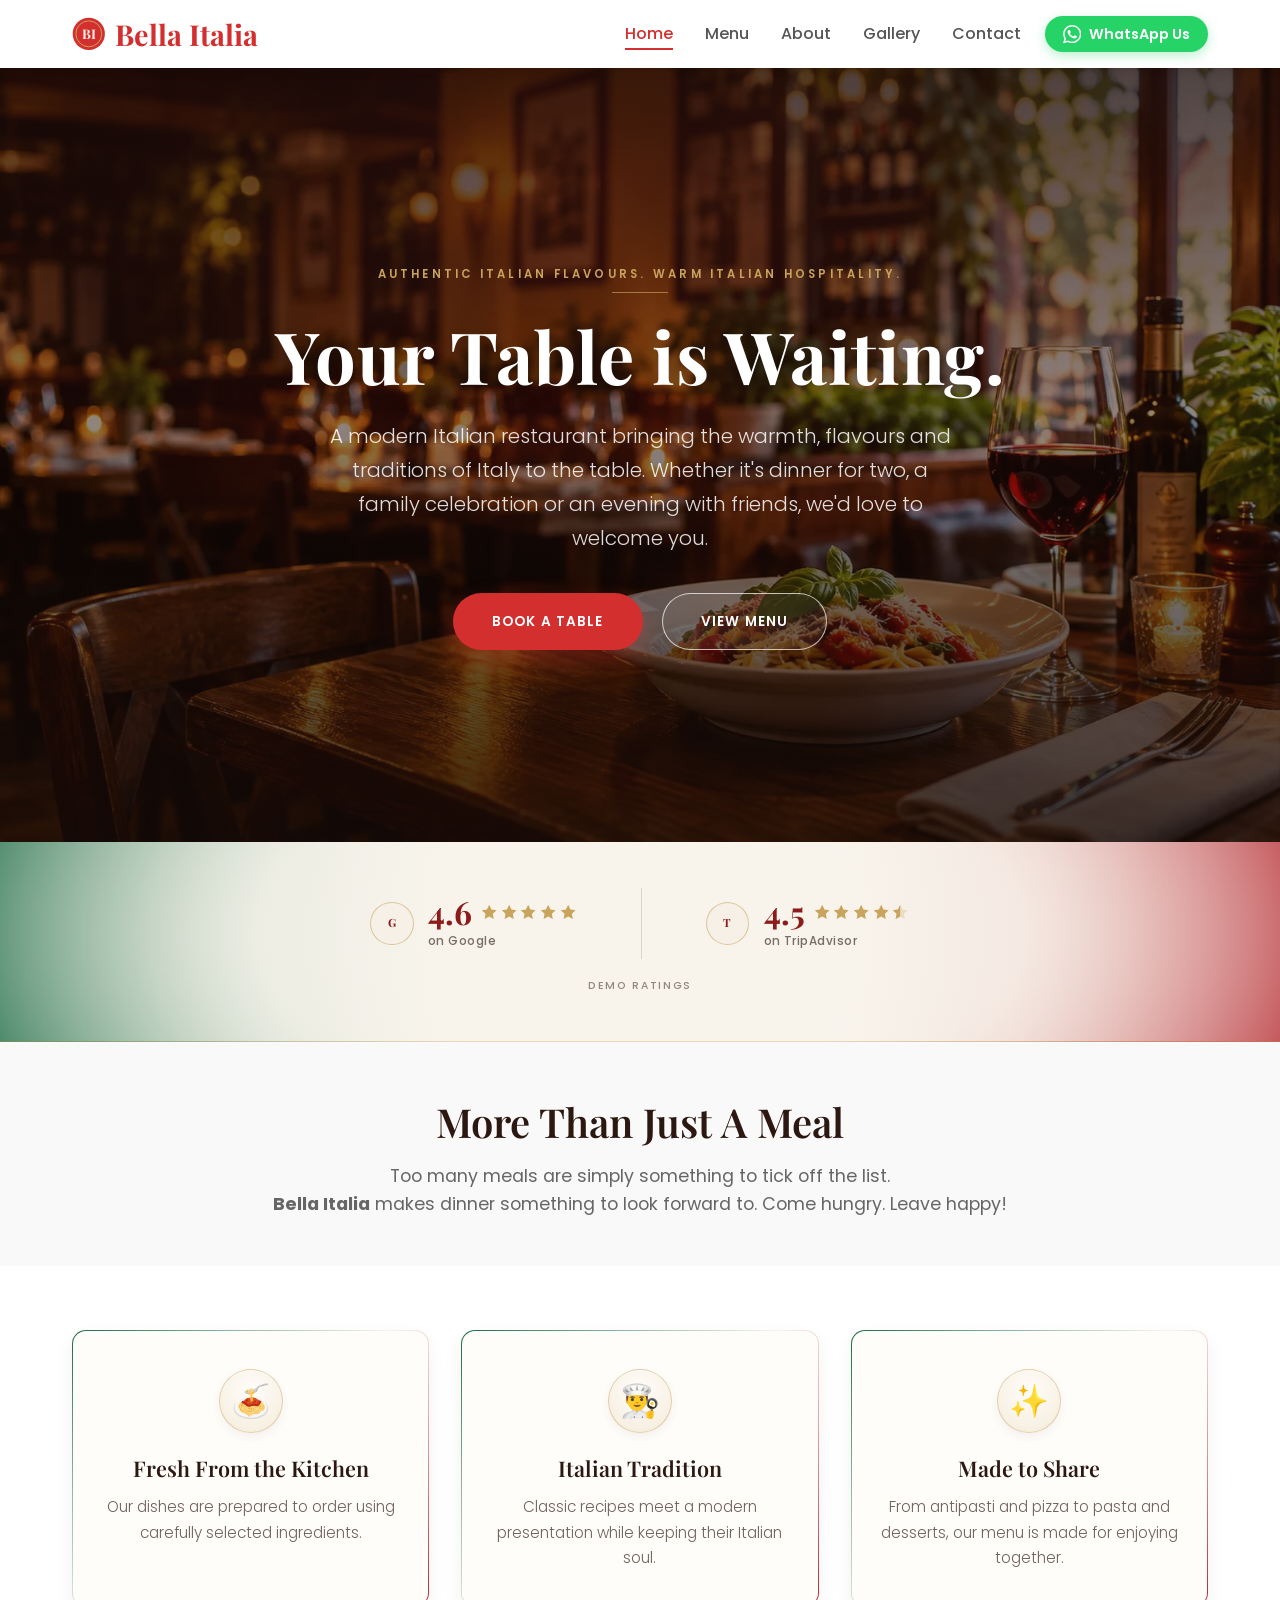
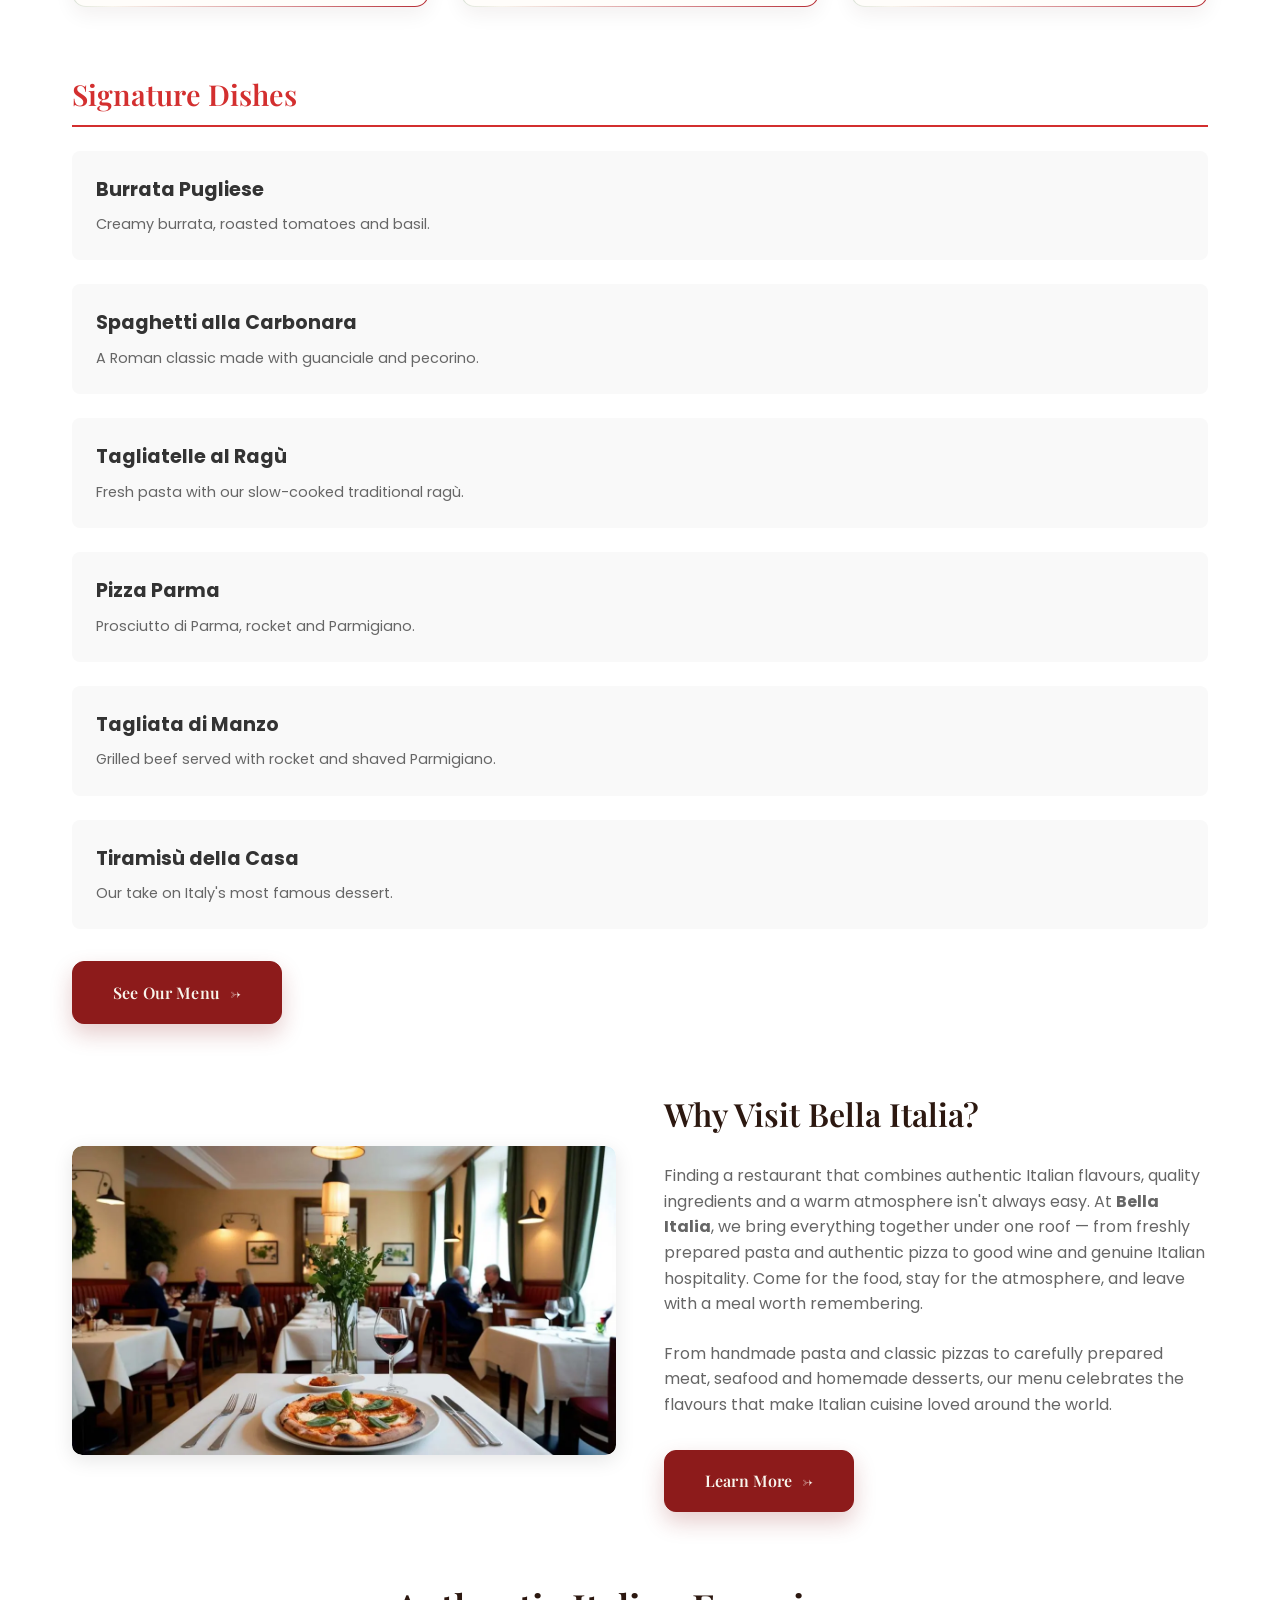
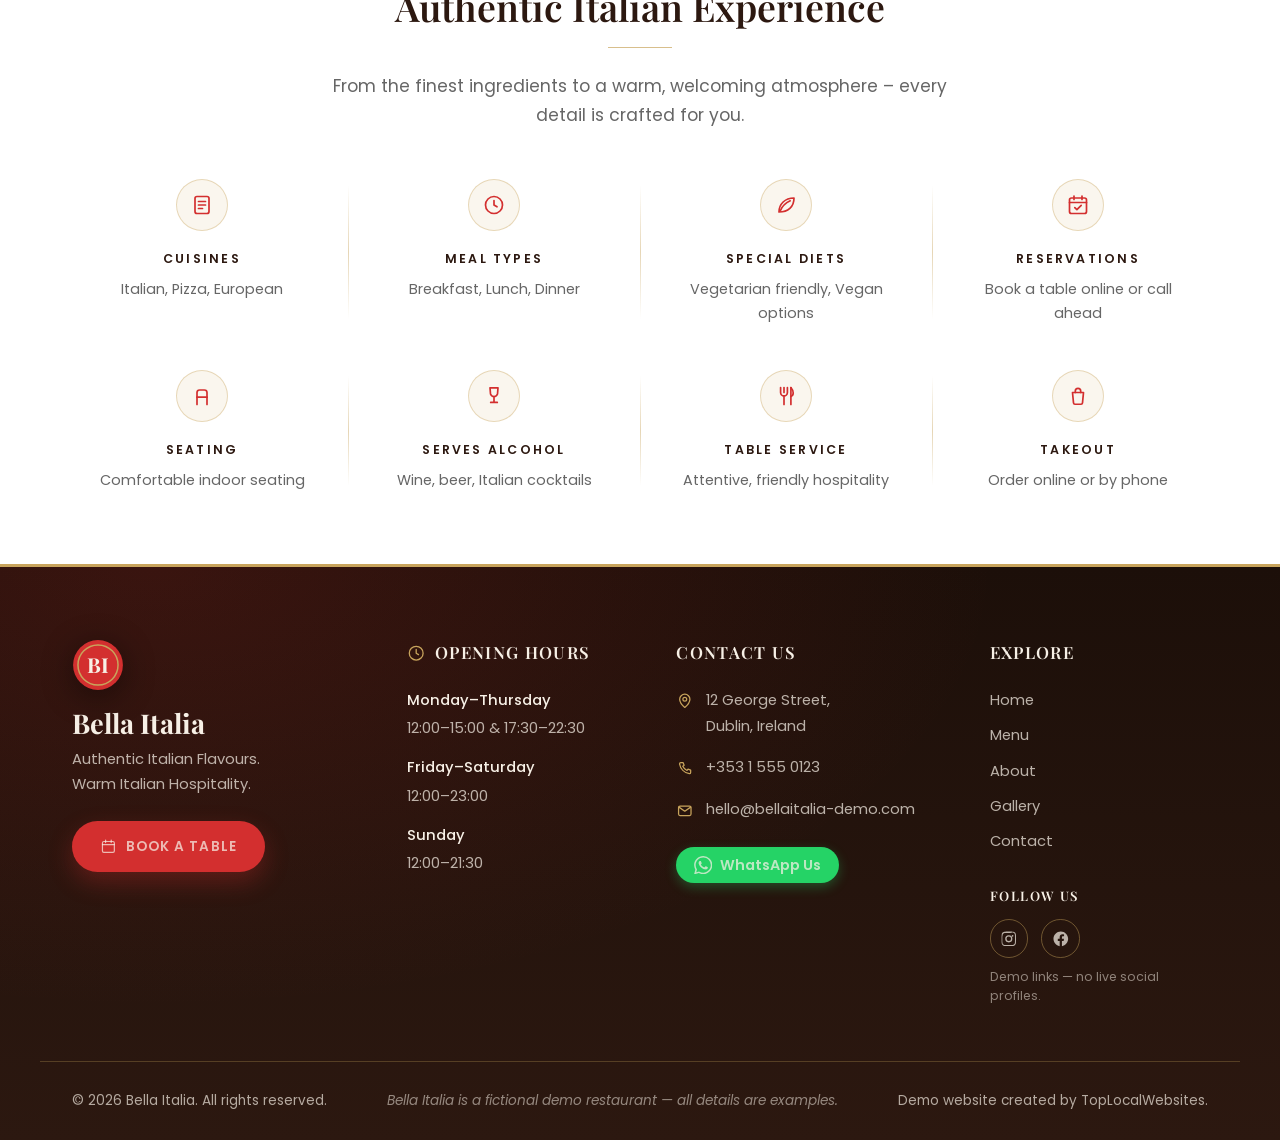
<file: index.html>
<!doctype html>
<html lang="en">
  <head>
    <meta charset="UTF-8" />
    <meta name="viewport" content="width=device-width, initial-scale=1.0" />
    <title>Bella Italia - Authentic Italian Restaurant</title>
    <meta
      name="description"
      content="Bella Italia is a modern Italian restaurant serving authentic Italian flavours with warm Italian hospitality. Explore our menu and book your table."
    />
    <link rel="stylesheet" href="css/style.css" />
    <link rel="preconnect" href="https://fonts.googleapis.com" />
    <link rel="preconnect" href="https://fonts.gstatic.com" crossorigin />
    <link
      href="https://fonts.googleapis.com/css2?family=Playfair+Display:wght@400;500;600;700&family=Poppins:wght@300;400;500;600&display=swap"
      rel="stylesheet"
    />
  </head>
  <body>
    <header class="header">
      <nav class="nav-container">
        <div class="logo">
          <span class="logo-mark" aria-hidden="true">
            <svg
              viewBox="0 0 48 48"
              xmlns="http://www.w3.org/2000/svg"
              focusable="false"
            >
              <circle cx="24" cy="24" r="23" fill="#d32f2f" />
              <circle
                cx="24"
                cy="24"
                r="18.5"
                fill="none"
                stroke="#c8a45c"
                stroke-width="1.4"
              />
              <text
                x="24"
                y="31.5"
                text-anchor="middle"
                font-family="'Playfair Display', Georgia, serif"
                font-size="19"
                font-weight="700"
                fill="#f7f0e6"
              >
                BI
              </text>
            </svg>
          </span>
          <h1>Bella Italia</h1>
        </div>
        <div class="nav-right">
          <ul class="nav-links">
            <li><a href="index.html" class="active">Home</a></li>
            <li><a href="menu.html">Menu</a></li>
            <li><a href="about.html">About</a></li>
            <li><a href="gallery.html">Gallery</a></li>
            <li><a href="contact.html">Contact</a></li>
          </ul>
          <!-- DEMO PLACEHOLDER: Bella Italia's phone number is fictional.
                 Replace the placeholder number in the href below with the client's real
                 WhatsApp number in international format (digits only, no "+" or spaces). -->
          <a
            class="whatsapp-btn"
            href="https://wa.me/35315550123"
            target="_blank"
            rel="noopener noreferrer"
            aria-label="Chat with Bella Italia on WhatsApp (demo placeholder link)"
          >
            <span class="whatsapp-icon" aria-hidden="true">
              <svg
                viewBox="0 0 24 24"
                xmlns="http://www.w3.org/2000/svg"
                focusable="false"
              >
                <path
                  d="M17.472 14.382c-.297-.149-1.758-.867-2.03-.967-.273-.099-.471-.148-.67.15-.197.297-.767.966-.94 1.164-.173.199-.347.223-.644.075-.297-.15-1.255-.463-2.39-1.475-.883-.788-1.48-1.761-1.653-2.059-.173-.297-.018-.458.13-.606.134-.133.298-.347.446-.52.149-.174.198-.298.298-.497.099-.198.05-.371-.025-.52-.075-.149-.669-1.612-.916-2.207-.242-.579-.487-.5-.669-.51-.173-.008-.371-.01-.57-.01-.198 0-.52.074-.792.372-.272.297-1.04 1.016-1.04 2.479 0 1.462 1.065 2.875 1.213 3.074.149.198 2.096 3.2 5.077 4.487.709.306 1.262.489 1.694.625.712.227 1.36.195 1.871.118.571-.085 1.758-.719 2.006-1.413.248-.694.248-1.289.173-1.413-.074-.124-.272-.198-.57-.347m-5.421 7.403h-.004a9.87 9.87 0 01-5.031-1.378l-.361-.214-3.741.982.998-3.648-.235-.374a9.86 9.86 0 01-1.51-5.26c.001-5.45 4.436-9.884 9.888-9.884 2.64 0 5.122 1.03 6.988 2.898a9.825 9.825 0 012.893 6.994c-.003 5.45-4.437 9.884-9.885 9.884m8.413-18.297A11.815 11.815 0 0012.05 0C5.495 0 .16 5.335.157 11.892c0 2.096.547 4.142 1.588 5.945L.057 24l6.305-1.654a11.882 11.882 0 005.683 1.448h.005c6.554 0 11.89-5.335 11.893-11.893a11.821 11.821 0 00-3.48-8.413Z"
                />
              </svg>
            </span>
            <span class="whatsapp-text">WhatsApp Us</span>
          </a>
          <div class="mobile-menu-toggle">
            <span></span>
            <span></span>
            <span></span>
          </div>
        </div>
      </nav>
    </header>

    <main>
      <section class="hero" aria-labelledby="hero-heading">
        <div class="hero-content">
          <p class="hero-eyebrow">
            Authentic Italian Flavours. Warm Italian Hospitality.
          </p>
          <h2 id="hero-heading" class="hero-title">Your Table is Waiting.</h2>
          <p class="hero-subtitle">
            A modern Italian restaurant bringing the warmth, flavours and
            traditions of Italy to the table. Whether it's dinner for two, a
            family celebration or an evening with friends, we'd love to welcome
            you.
          </p>
          <div class="hero-actions">
            <!-- Booking placeholder: keep this link updated with the client's real booking URL when it becomes available. -->
            <a href="contact.html" class="btn btn-primary" data-booking-link
              >Book a Table</a
            >
            <a href="menu.html" class="btn btn-secondary">View Menu</a>
          </div>
        </div>
      </section>

      <!-- Homepage social-proof ratings (demo content).
             Bella Italia is a fictional demo restaurant: these star ratings are
             placeholders and no live Google/TripAdvisor profiles exist, so the
             two blocks are intentionally non-clickable demo content. -->
      <section class="bi-ratings" aria-labelledby="bi-ratings-heading">
        <h2 id="bi-ratings-heading" class="sr-only">Customer ratings</h2>
        <div class="bi-ratings-inner">
          <div class="bi-rating-card">
            <span class="bi-rating-icon" aria-hidden="true">
              <svg
                viewBox="0 0 24 24"
                xmlns="http://www.w3.org/2000/svg"
                focusable="false"
              >
                <text
                  x="12"
                  y="16.6"
                  text-anchor="middle"
                  font-family="'Playfair Display', Georgia, serif"
                  font-size="13"
                  font-weight="700"
                  fill="currentColor"
                >
                  G
                </text>
              </svg>
            </span>
            <div class="bi-rating-info">
              <div class="bi-rating-score-row">
                <span class="bi-rating-score">4.6</span>
                <span
                  class="bi-rating-stars"
                  role="img"
                  aria-label="Rated 4.6 out of 5"
                >
                  <svg
                    class="bi-rating-star"
                    viewBox="0 0 24 24"
                    aria-hidden="true"
                    focusable="false"
                  >
                    <path
                      d="M12 2.4l2.95 6.13 6.75.91-4.94 4.62 1.24 6.7L12 17.6l-5.99 3.16 1.24-6.7-4.94-4.62 6.75-.91L12 2.4z"
                    />
                  </svg>
                  <svg
                    class="bi-rating-star"
                    viewBox="0 0 24 24"
                    aria-hidden="true"
                    focusable="false"
                  >
                    <path
                      d="M12 2.4l2.95 6.13 6.75.91-4.94 4.62 1.24 6.7L12 17.6l-5.99 3.16 1.24-6.7-4.94-4.62 6.75-.91L12 2.4z"
                    />
                  </svg>
                  <svg
                    class="bi-rating-star"
                    viewBox="0 0 24 24"
                    aria-hidden="true"
                    focusable="false"
                  >
                    <path
                      d="M12 2.4l2.95 6.13 6.75.91-4.94 4.62 1.24 6.7L12 17.6l-5.99 3.16 1.24-6.7-4.94-4.62 6.75-.91L12 2.4z"
                    />
                  </svg>
                  <svg
                    class="bi-rating-star"
                    viewBox="0 0 24 24"
                    aria-hidden="true"
                    focusable="false"
                  >
                    <path
                      d="M12 2.4l2.95 6.13 6.75.91-4.94 4.62 1.24 6.7L12 17.6l-5.99 3.16 1.24-6.7-4.94-4.62 6.75-.91L12 2.4z"
                    />
                  </svg>
                  <svg
                    class="bi-rating-star"
                    viewBox="0 0 24 24"
                    aria-hidden="true"
                    focusable="false"
                  >
                    <path
                      d="M12 2.4l2.95 6.13 6.75.91-4.94 4.62 1.24 6.7L12 17.6l-5.99 3.16 1.24-6.7-4.94-4.62 6.75-.91L12 2.4z"
                    />
                  </svg>
                </span>
              </div>
              <p class="bi-rating-source">on Google</p>
            </div>
          </div>

          <div class="bi-rating-card">
            <span class="bi-rating-icon" aria-hidden="true">
              <svg
                viewBox="0 0 24 24"
                xmlns="http://www.w3.org/2000/svg"
                focusable="false"
              >
                <text
                  x="12"
                  y="16.6"
                  text-anchor="middle"
                  font-family="'Playfair Display', Georgia, serif"
                  font-size="13"
                  font-weight="700"
                  fill="currentColor"
                >
                  T
                </text>
              </svg>
            </span>
            <div class="bi-rating-info">
              <div class="bi-rating-score-row">
                <span class="bi-rating-score">4.5</span>
                <span
                  class="bi-rating-stars"
                  role="img"
                  aria-label="Rated 4.5 out of 5"
                >
                  <svg
                    class="bi-rating-star"
                    viewBox="0 0 24 24"
                    aria-hidden="true"
                    focusable="false"
                  >
                    <path
                      d="M12 2.4l2.95 6.13 6.75.91-4.94 4.62 1.24 6.7L12 17.6l-5.99 3.16 1.24-6.7-4.94-4.62 6.75-.91L12 2.4z"
                    />
                  </svg>
                  <svg
                    class="bi-rating-star"
                    viewBox="0 0 24 24"
                    aria-hidden="true"
                    focusable="false"
                  >
                    <path
                      d="M12 2.4l2.95 6.13 6.75.91-4.94 4.62 1.24 6.7L12 17.6l-5.99 3.16 1.24-6.7-4.94-4.62 6.75-.91L12 2.4z"
                    />
                  </svg>
                  <svg
                    class="bi-rating-star"
                    viewBox="0 0 24 24"
                    aria-hidden="true"
                    focusable="false"
                  >
                    <path
                      d="M12 2.4l2.95 6.13 6.75.91-4.94 4.62 1.24 6.7L12 17.6l-5.99 3.16 1.24-6.7-4.94-4.62 6.75-.91L12 2.4z"
                    />
                  </svg>
                  <svg
                    class="bi-rating-star"
                    viewBox="0 0 24 24"
                    aria-hidden="true"
                    focusable="false"
                  >
                    <path
                      d="M12 2.4l2.95 6.13 6.75.91-4.94 4.62 1.24 6.7L12 17.6l-5.99 3.16 1.24-6.7-4.94-4.62 6.75-.91L12 2.4z"
                    />
                  </svg>
                  <svg
                    class="bi-rating-star bi-rating-star--half"
                    viewBox="0 0 24 24"
                    aria-hidden="true"
                    focusable="false"
                  >
                    <defs>
                      <clipPath id="bi-rating-half-clip">
                        <rect x="0" y="0" width="12" height="24" />
                      </clipPath>
                    </defs>
                    <path
                      class="bi-rating-star-track"
                      d="M12 2.4l2.95 6.13 6.75.91-4.94 4.62 1.24 6.7L12 17.6l-5.99 3.16 1.24-6.7-4.94-4.62 6.75-.91L12 2.4z"
                    />
                    <path
                      class="bi-rating-star-fill"
                      clip-path="url(#bi-rating-half-clip)"
                      d="M12 2.4l2.95 6.13 6.75.91-4.94 4.62 1.24 6.7L12 17.6l-5.99 3.16 1.24-6.7-4.94-4.62 6.75-.91L12 2.4z"
                    />
                  </svg>
                </span>
              </div>
              <p class="bi-rating-source">on TripAdvisor</p>
            </div>
          </div>
        </div>
        <p class="bi-ratings-demo-note">Demo ratings</p>
      </section>

      <section class="page-header">
        <h2>More Than Just A Meal</h2>
        <p>
          Too many meals are simply something to tick off the list.<br />
          <b>Bella Italia</b> makes dinner something to look forward to. Come
          hungry. Leave happy!
        </p>
      </section>

      <section class="features">
        <div class="feature">
          <div class="feature-icon">🍝</div>
          <h3>Fresh From the Kitchen</h3>
          <p>
            Our dishes are prepared to order using carefully selected
            ingredients.
          </p>
        </div>
        <div class="feature">
          <div class="feature-icon">👨‍🍳</div>
          <h3>Italian Tradition</h3>
          <p>
            Classic recipes meet a modern presentation while keeping their
            Italian soul.
          </p>
        </div>
        <div class="feature">
          <div class="feature-icon">✨</div>
          <h3>Made to Share</h3>
          <p>
            From antipasti and pizza to pasta and desserts, our menu is made for
            enjoying together.
          </p>
        </div>
      </section>

      <section class="menu-section">
        <h3>Signature Dishes</h3>
        <div class="menu-items">
          <div class="menu-item">
            <div class="menu-item-info">
              <h4>Burrata Pugliese</h4>
              <p>Creamy burrata, roasted tomatoes and basil.</p>
            </div>
          </div>
          <div class="menu-item">
            <div class="menu-item-info">
              <h4>Spaghetti alla Carbonara</h4>
              <p>A Roman classic made with guanciale and pecorino.</p>
            </div>
          </div>
          <div class="menu-item">
            <div class="menu-item-info">
              <h4>Tagliatelle al Ragù</h4>
              <p>Fresh pasta with our slow-cooked traditional ragù.</p>
            </div>
          </div>
          <div class="menu-item">
            <div class="menu-item-info">
              <h4>Pizza Parma</h4>
              <p>Prosciutto di Parma, rocket and Parmigiano.</p>
            </div>
          </div>
          <div class="menu-item">
            <div class="menu-item-info">
              <h4>Tagliata di Manzo</h4>
              <p>Grilled beef served with rocket and shaved Parmigiano.</p>
            </div>
          </div>
          <div class="menu-item">
            <div class="menu-item-info">
              <h4>Tiramisù della Casa</h4>
              <p>Our take on Italy's most famous dessert.</p>
            </div>
          </div>
        </div>
        <div class="story-cta">
          <a href="menu.html" class="btn btn-menu"
            >See Our Menu <span>→</span></a
          >
        </div>
      </section>
      <section class="about-preview">
        <div class="about-image">
          <img
            src="images/bella-italia-interior.webp"
            alt="Bella Italia restaurant interior"
          />
        </div>

        <div class="about-content">
          <h2>Why Visit Bella Italia?</h2>

          <p>
            Finding a restaurant that combines authentic Italian flavours,
            quality ingredients and a warm atmosphere isn't always easy. At
            <b>Bella Italia</b>, we bring everything together under one roof —
            from freshly prepared pasta and authentic pizza to good wine and
            genuine Italian hospitality. Come for the food, stay for the
            atmosphere, and leave with a meal worth remembering.
          </p>

          <p>
            From handmade pasta and classic pizzas to carefully prepared meat,
            seafood and homemade desserts, our menu celebrates the flavours that
            make Italian cuisine loved around the world.
          </p>

          <div class="story-cta">
            <a href="about.html" class="btn btn-menu">
              Learn More <span>→</span>
            </a>
          </div>
        </div>
      </section>

      <section class="experience" aria-labelledby="experience-heading">
        <!-- Demo content: Bella Italia is a fictional demo restaurant.
                 These feature items describe the demo site only and are not
                 verified claims, ratings or awards. -->
        <h2 id="experience-heading" class="experience-heading">
          Authentic Italian Experience
        </h2>
        <p class="experience-intro">
          From the finest ingredients to a warm, welcoming atmosphere – every
          detail is crafted for you.
        </p>
        <ul class="experience-grid" role="list">
          <li class="experience-item">
            <span class="experience-icon" aria-hidden="true">
              <svg
                viewBox="0 0 24 24"
                fill="none"
                stroke="currentColor"
                stroke-width="1.7"
                stroke-linecap="round"
                stroke-linejoin="round"
                xmlns="http://www.w3.org/2000/svg"
                focusable="false"
              >
                <rect x="5" y="3.5" width="14" height="17" rx="2" />
                <path d="M8.5 8.5h7M8.5 12h7M8.5 15.5h4" />
              </svg>
            </span>
            <h3 class="experience-category">CUISINES</h3>
            <p class="experience-detail">Italian, Pizza, European</p>
          </li>
          <li class="experience-item">
            <span class="experience-icon" aria-hidden="true">
              <svg
                viewBox="0 0 24 24"
                fill="none"
                stroke="currentColor"
                stroke-width="1.7"
                stroke-linecap="round"
                stroke-linejoin="round"
                xmlns="http://www.w3.org/2000/svg"
                focusable="false"
              >
                <circle cx="12" cy="12" r="8.5" />
                <path d="M12 7.5V12l3 1.8" />
              </svg>
            </span>
            <h3 class="experience-category">MEAL TYPES</h3>
            <p class="experience-detail">Breakfast, Lunch, Dinner</p>
          </li>
          <li class="experience-item">
            <span class="experience-icon" aria-hidden="true">
              <svg
                viewBox="0 0 24 24"
                fill="none"
                stroke="currentColor"
                stroke-width="1.7"
                stroke-linecap="round"
                stroke-linejoin="round"
                xmlns="http://www.w3.org/2000/svg"
                focusable="false"
              >
                <path d="M5 19C5 11 11 5 20 5c0 9-6 14-15 14Z" />
                <path d="M6.2 18c1.8-4.6 5.2-8 10-10.2" />
              </svg>
            </span>
            <h3 class="experience-category">SPECIAL DIETS</h3>
            <p class="experience-detail">Vegetarian friendly, Vegan options</p>
          </li>
          <li class="experience-item">
            <span class="experience-icon" aria-hidden="true">
              <svg
                viewBox="0 0 24 24"
                fill="none"
                stroke="currentColor"
                stroke-width="1.7"
                stroke-linecap="round"
                stroke-linejoin="round"
                xmlns="http://www.w3.org/2000/svg"
                focusable="false"
              >
                <rect x="3.5" y="5" width="17" height="15.5" rx="2" />
                <path d="M3.5 9.5h17M8 3v3.5M16 3v3.5" />
                <path d="m8.8 14.6 2.1 2.1 4.3-4.3" />
              </svg>
            </span>
            <h3 class="experience-category">RESERVATIONS</h3>
            <p class="experience-detail">Book a table online or call ahead</p>
          </li>
          <li class="experience-item">
            <span class="experience-icon" aria-hidden="true">
              <svg
                viewBox="0 0 24 24"
                fill="none"
                stroke="currentColor"
                stroke-width="1.7"
                stroke-linecap="round"
                stroke-linejoin="round"
                xmlns="http://www.w3.org/2000/svg"
                focusable="false"
              >
                <path
                  d="M7 20.5V8.6A2.6 2.6 0 0 1 9.6 6h4.8A2.6 2.6 0 0 1 17 8.6v11.9"
                />
                <path d="M7 13.2h10" />
              </svg>
            </span>
            <h3 class="experience-category">SEATING</h3>
            <p class="experience-detail">Comfortable indoor seating</p>
          </li>
          <li class="experience-item">
            <span class="experience-icon" aria-hidden="true">
              <svg
                viewBox="0 0 24 24"
                fill="none"
                stroke="currentColor"
                stroke-width="1.7"
                stroke-linecap="round"
                stroke-linejoin="round"
                xmlns="http://www.w3.org/2000/svg"
                focusable="false"
              >
                <path d="M8 3.8h8l-.5 6.2a3.7 3.7 0 0 1-7 0Z" />
                <path d="M12 13.4v4.8" />
                <path d="M8.7 18.4h6.6" />
              </svg>
            </span>
            <h3 class="experience-category">SERVES ALCOHOL</h3>
            <p class="experience-detail">Wine, beer, Italian cocktails</p>
          </li>
          <li class="experience-item">
            <span class="experience-icon" aria-hidden="true">
              <svg
                viewBox="0 0 24 24"
                fill="none"
                stroke="currentColor"
                stroke-width="1.7"
                stroke-linecap="round"
                stroke-linejoin="round"
                xmlns="http://www.w3.org/2000/svg"
                focusable="false"
              >
                <path d="M6.6 3.5v4.9a3.4 3.4 0 0 0 6.8 0V3.5" />
                <path d="M10 3.5v4.9" />
                <path d="M10 11.8v8.7" />
                <path d="M16.9 3.6v16.9" />
                <path
                  d="M16.9 3.6c1.6 1.8 2.3 3.6 2.3 5.5 0 1.7-.8 2.9-2.3 3.4"
                />
              </svg>
            </span>
            <h3 class="experience-category">TABLE SERVICE</h3>
            <p class="experience-detail">Attentive, friendly hospitality</p>
          </li>
          <li class="experience-item">
            <span class="experience-icon" aria-hidden="true">
              <svg
                viewBox="0 0 24 24"
                fill="none"
                stroke="currentColor"
                stroke-width="1.7"
                stroke-linecap="round"
                stroke-linejoin="round"
                xmlns="http://www.w3.org/2000/svg"
                focusable="false"
              >
                <path
                  d="M6.5 8.5h11l-1 10.4a1.5 1.5 0 0 1-1.5 1.35h-6a1.5 1.5 0 0 1-1.5-1.35Z"
                />
                <path d="M9.3 8.5V7a2.7 2.7 0 0 1 5.4 0v1.5" />
              </svg>
            </span>
            <h3 class="experience-category">TAKEOUT</h3>
            <p class="experience-detail">Order online or by phone</p>
          </li>
        </ul>
      </section>
    </main>

    <footer class="footer">
      <div class="footer-content">
        <!-- Brand / logo area -->
        <div class="footer-section footer-brand">
          <span class="footer-logo-mark" aria-hidden="true">
            <svg
              viewBox="0 0 48 48"
              xmlns="http://www.w3.org/2000/svg"
              focusable="false"
            >
              <circle cx="24" cy="24" r="23" fill="#d32f2f" />
              <circle
                cx="24"
                cy="24"
                r="18.5"
                fill="none"
                stroke="#c8a45c"
                stroke-width="1.4"
              />
              <text
                x="24"
                y="31.5"
                text-anchor="middle"
                font-family="'Playfair Display', Georgia, serif"
                font-size="19"
                font-weight="700"
                fill="#f7f0e6"
              >
                BI
              </text>
            </svg>
          </span>
          <p class="footer-brand-name">Bella Italia</p>
          <p class="footer-tagline">
            Authentic Italian Flavours.<br />Warm Italian Hospitality.
          </p>
          <a
            href="contact.html"
            class="btn btn-primary footer-cta"
            data-booking-link
          >
            <span class="footer-icon" aria-hidden="true">
              <svg
                viewBox="0 0 24 24"
                fill="none"
                stroke="currentColor"
                stroke-width="1.7"
                stroke-linecap="round"
                stroke-linejoin="round"
                xmlns="http://www.w3.org/2000/svg"
                focusable="false"
              >
                <rect x="3.5" y="5" width="17" height="15.5" rx="2" />
                <path d="M3.5 9.5h17M8 3v3.5M16 3v3.5" />
              </svg>
            </span>
            Book a Table
          </a>
        </div>

        <!-- Opening hours -->
        <div class="footer-section">
          <h3 class="footer-heading">
            <span class="footer-icon" aria-hidden="true">
              <svg
                viewBox="0 0 24 24"
                fill="none"
                stroke="currentColor"
                stroke-width="1.7"
                stroke-linecap="round"
                stroke-linejoin="round"
                xmlns="http://www.w3.org/2000/svg"
                focusable="false"
              >
                <circle cx="12" cy="12" r="9" />
                <path d="M12 7.2V12l3 1.8" />
              </svg>
            </span>
            Opening Hours
          </h3>
          <ul class="footer-hours">
            <li>
              <span class="footer-hours-day">Monday&ndash;Thursday</span>
              <span class="footer-hours-time"
                >12:00&ndash;15:00 & 17:30&ndash;22:30</span
              >
            </li>
            <li>
              <span class="footer-hours-day">Friday&ndash;Saturday</span>
              <span class="footer-hours-time">12:00&ndash;23:00</span>
            </li>
            <li>
              <span class="footer-hours-day">Sunday</span>
              <span class="footer-hours-time">12:00&ndash;21:30</span>
            </li>
          </ul>
        </div>

        <!-- Contact details -->
        <div class="footer-section">
          <h3 class="footer-heading">Contact Us</h3>
          <ul class="footer-contact">
            <li>
              <span class="footer-icon" aria-hidden="true">
                <svg
                  viewBox="0 0 24 24"
                  fill="none"
                  stroke="currentColor"
                  stroke-width="1.7"
                  stroke-linecap="round"
                  stroke-linejoin="round"
                  xmlns="http://www.w3.org/2000/svg"
                  focusable="false"
                >
                  <path d="M12 21s7-5.6 7-11a7 7 0 1 0-14 0c0 5.4 7 11 7 11Z" />
                  <circle cx="12" cy="10" r="2.6" />
                </svg>
              </span>
              <span>12 George Street,<br />Dublin, Ireland</span>
            </li>
            <li>
              <span class="footer-icon" aria-hidden="true">
                <svg
                  viewBox="0 0 24 24"
                  fill="none"
                  stroke="currentColor"
                  stroke-width="1.7"
                  stroke-linecap="round"
                  stroke-linejoin="round"
                  xmlns="http://www.w3.org/2000/svg"
                  focusable="false"
                >
                  <path
                    d="M6.6 3.5h3l1.5 3.6-1.9 1.4a12.8 12.8 0 0 0 5.8 5.8l1.4-1.9 3.6 1.5v3c0 1-.8 1.8-1.8 1.8A16.4 16.4 0 0 1 4.8 5.3c0-1 .8-1.8 1.8-1.8Z"
                  />
                </svg>
              </span>
              <a href="tel:+35315550123">+353 1 555 0123</a>
            </li>
            <li>
              <span class="footer-icon" aria-hidden="true">
                <svg
                  viewBox="0 0 24 24"
                  fill="none"
                  stroke="currentColor"
                  stroke-width="1.7"
                  stroke-linecap="round"
                  stroke-linejoin="round"
                  xmlns="http://www.w3.org/2000/svg"
                  focusable="false"
                >
                  <rect x="3.5" y="5.5" width="17" height="13" rx="2" />
                  <path d="m4 7 8 5.5L20 7" />
                </svg>
              </span>
              <a href="mailto:hello@bellaitalia-demo.com"
                >hello@bellaitalia-demo.com</a
              >
            </li>
          </ul>
          <!-- DEMO PLACEHOLDER: Bella Italia's phone number is fictional.
                     Replace the placeholder number in the href below with the client's real
                     WhatsApp number in international format (digits only, no "+" or spaces). -->
          <a
            class="whatsapp-btn footer-whatsapp"
            href="https://wa.me/35315550123"
            target="_blank"
            rel="noopener noreferrer"
            aria-label="Chat with Bella Italia on WhatsApp (demo placeholder link)"
          >
            <span class="whatsapp-icon" aria-hidden="true">
              <svg
                viewBox="0 0 24 24"
                xmlns="http://www.w3.org/2000/svg"
                focusable="false"
              >
                <path
                  d="M17.472 14.382c-.297-.149-1.758-.867-2.03-.967-.273-.099-.471-.148-.67.15-.197.297-.767.966-.94 1.164-.173.199-.347.223-.644.075-.297-.15-1.255-.463-2.39-1.475-.883-.788-1.48-1.761-1.653-2.059-.173-.297-.018-.458.13-.606.134-.133.298-.347.446-.52.149-.174.198-.298.298-.497.099-.198.05-.371-.025-.52-.075-.149-.669-1.612-.916-2.207-.242-.579-.487-.5-.669-.51-.173-.008-.371-.01-.57-.01-.198 0-.52.074-.792.372-.272.297-1.04 1.016-1.04 2.479 0 1.462 1.065 2.875 1.213 3.074.149.198 2.096 3.2 5.077 4.487.709.306 1.262.489 1.694.625.712.227 1.36.195 1.871.118.571-.085 1.758-.719 2.006-1.413.248-.694.248-1.289.173-1.413-.074-.124-.272-.198-.57-.347m-5.421 7.403h-.004a9.87 9.87 0 01-5.031-1.378l-.361-.214-3.741.982.998-3.648-.235-.374a9.86 9.86 0 01-1.51-5.26c.001-5.45 4.436-9.884 9.888-9.884 2.64 0 5.122 1.03 6.988 2.898a9.825 9.825 0 012.893 6.994c-.003 5.45-4.437 9.884-9.885 9.884m8.413-18.297A11.815 11.815 0 0012.05 0C5.495 0 .16 5.335.157 11.892c0 2.096.547 4.142 1.588 5.945L.057 24l6.305-1.654a11.882 11.882 0 005.683 1.448h.005c6.554 0 11.89-5.335 11.893-11.893a11.821 11.821 0 00-3.48-8.413Z"
                />
              </svg>
            </span>
            <span class="whatsapp-text">WhatsApp Us</span>
          </a>
        </div>

        <!-- Navigation + social -->
        <div class="footer-section">
          <h3 class="footer-heading">Explore</h3>
          <nav class="footer-nav" aria-label="Footer navigation">
            <ul class="footer-links">
              <li><a href="index.html">Home</a></li>
              <li><a href="menu.html">Menu</a></li>
              <li><a href="about.html">About</a></li>
              <li><a href="gallery.html">Gallery</a></li>
              <li><a href="contact.html">Contact</a></li>
            </ul>
          </nav>
          <h4 class="footer-subheading">Follow Us</h4>
          <div class="footer-social">
            <a
              href="#"
              class="footer-social-link"
              aria-label="Bella Italia on Instagram (demo placeholder link, no live profile yet)"
            >
              <svg
                viewBox="0 0 24 24"
                fill="currentColor"
                xmlns="http://www.w3.org/2000/svg"
                focusable="false"
              >
                <path
                  d="M12 2.2c3.2 0 3.58.01 4.85.07 1.17.05 1.8.25 2.23.41.56.22.96.48 1.38.9.42.42.68.82.9 1.38.16.43.36 1.06.41 2.23.06 1.27.07 1.65.07 4.85s-.01 3.58-.07 4.85c-.05 1.17-.25 1.8-.41 2.23a3.7 3.7 0 0 1-.9 1.38c-.42.42-.82.68-1.38.9-.43.16-1.06.36-2.23.41-1.27.06-1.65.07-4.85.07s-3.58-.01-4.85-.07c-1.17-.05-1.8-.25-2.23-.41a3.7 3.7 0 0 1-1.38-.9 3.7 3.7 0 0 1-.9-1.38c-.16-.43-.36-1.06-.41-2.23C2.21 15.58 2.2 15.2 2.2 12s.01-3.58.07-4.85c.05-1.17.25-1.8.41-2.23.22-.56.48-.96.9-1.38.42-.42.82-.68 1.38-.9.43-.16 1.06-.36 2.23-.41C8.42 2.21 8.8 2.2 12 2.2Zm0 1.8c-3.14 0-3.51.01-4.75.07-.91.04-1.4.19-1.73.32-.43.17-.74.37-1.06.69-.32.32-.52.63-.69 1.06-.13.33-.28.82-.32 1.73C3.21 8.49 3.2 8.86 3.2 12s.01 3.51.07 4.75c.04.91.19 1.4.32 1.73.17.43.37.74.69 1.06.32.32.63.52 1.06.69.33.13.82.28 1.73.32 1.24.06 1.61.07 4.75.07s3.51-.01 4.75-.07c.91-.04 1.4-.19 1.73-.32.43-.17.74-.37 1.06-.69.32-.32.52-.63.69-1.06.13-.33.28-.82.32-1.73.06-1.24.07-1.61.07-4.75s-.01-3.51-.07-4.75c-.04-.91-.19-1.4-.32-1.73a2.9 2.9 0 0 0-.69-1.06 2.9 2.9 0 0 0-1.06-.69c-.33-.13-.82-.28-1.73-.32C15.51 4.01 15.14 4 12 4Zm0 3.1a4.9 4.9 0 1 1 0 9.8 4.9 4.9 0 0 1 0-9.8Zm0 1.8a3.1 3.1 0 1 0 0 6.2 3.1 3.1 0 0 0 0-6.2Zm5.15-2.15a1.15 1.15 0 1 1 0 2.3 1.15 1.15 0 0 1 0-2.3Z"
                />
              </svg>
            </a>
            <a
              href="#"
              class="footer-social-link"
              aria-label="Bella Italia on Facebook (demo placeholder link, no live profile yet)"
            >
              <svg
                viewBox="0 0 24 24"
                fill="currentColor"
                xmlns="http://www.w3.org/2000/svg"
                focusable="false"
              >
                <path
                  d="M22 12.06C22 6.5 17.52 2 12 2S2 6.5 2 12.06c0 5.02 3.66 9.18 8.44 9.94v-7.03H7.9v-2.9h2.54V9.85c0-2.52 1.49-3.91 3.77-3.91 1.09 0 2.24.2 2.24.2v2.46h-1.26c-1.24 0-1.63.78-1.63 1.57v1.89h2.78l-.44 2.9h-2.34V22c4.78-.76 8.44-4.92 8.44-9.94Z"
                />
              </svg>
            </a>
          </div>
          <p class="footer-demo-note">
            Demo links &mdash; no live social profiles.
          </p>
        </div>
      </div>

      <div class="footer-bottom">
        <p class="footer-legal">
          &copy; 2026 Bella Italia. All rights reserved.
        </p>
        <p class="footer-demo">
          Bella Italia is a fictional demo restaurant &mdash; all details are
          examples.
        </p>
        <p class="footer-credit">Demo website created by TopLocalWebsites.</p>
      </div>
    </footer>

    <script src="js/script.js"></script>
  </body>
</html>
</file>
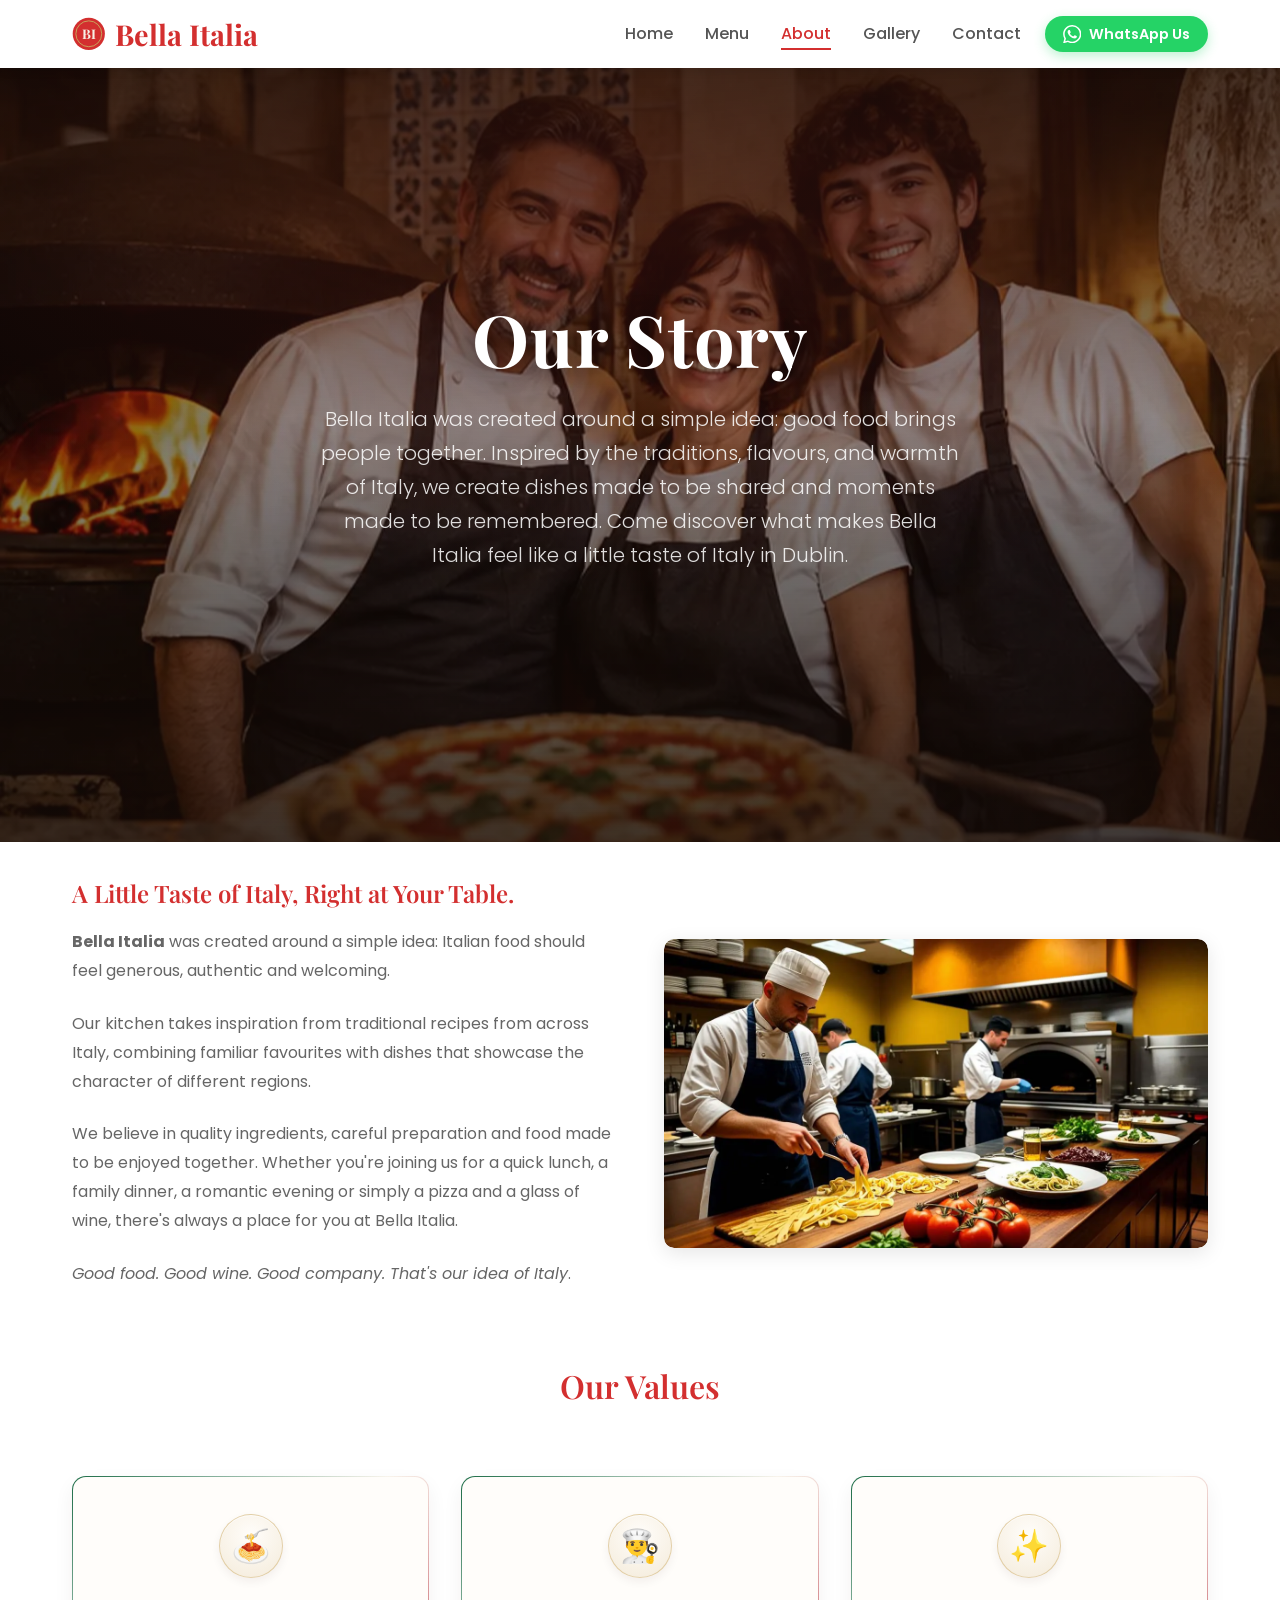
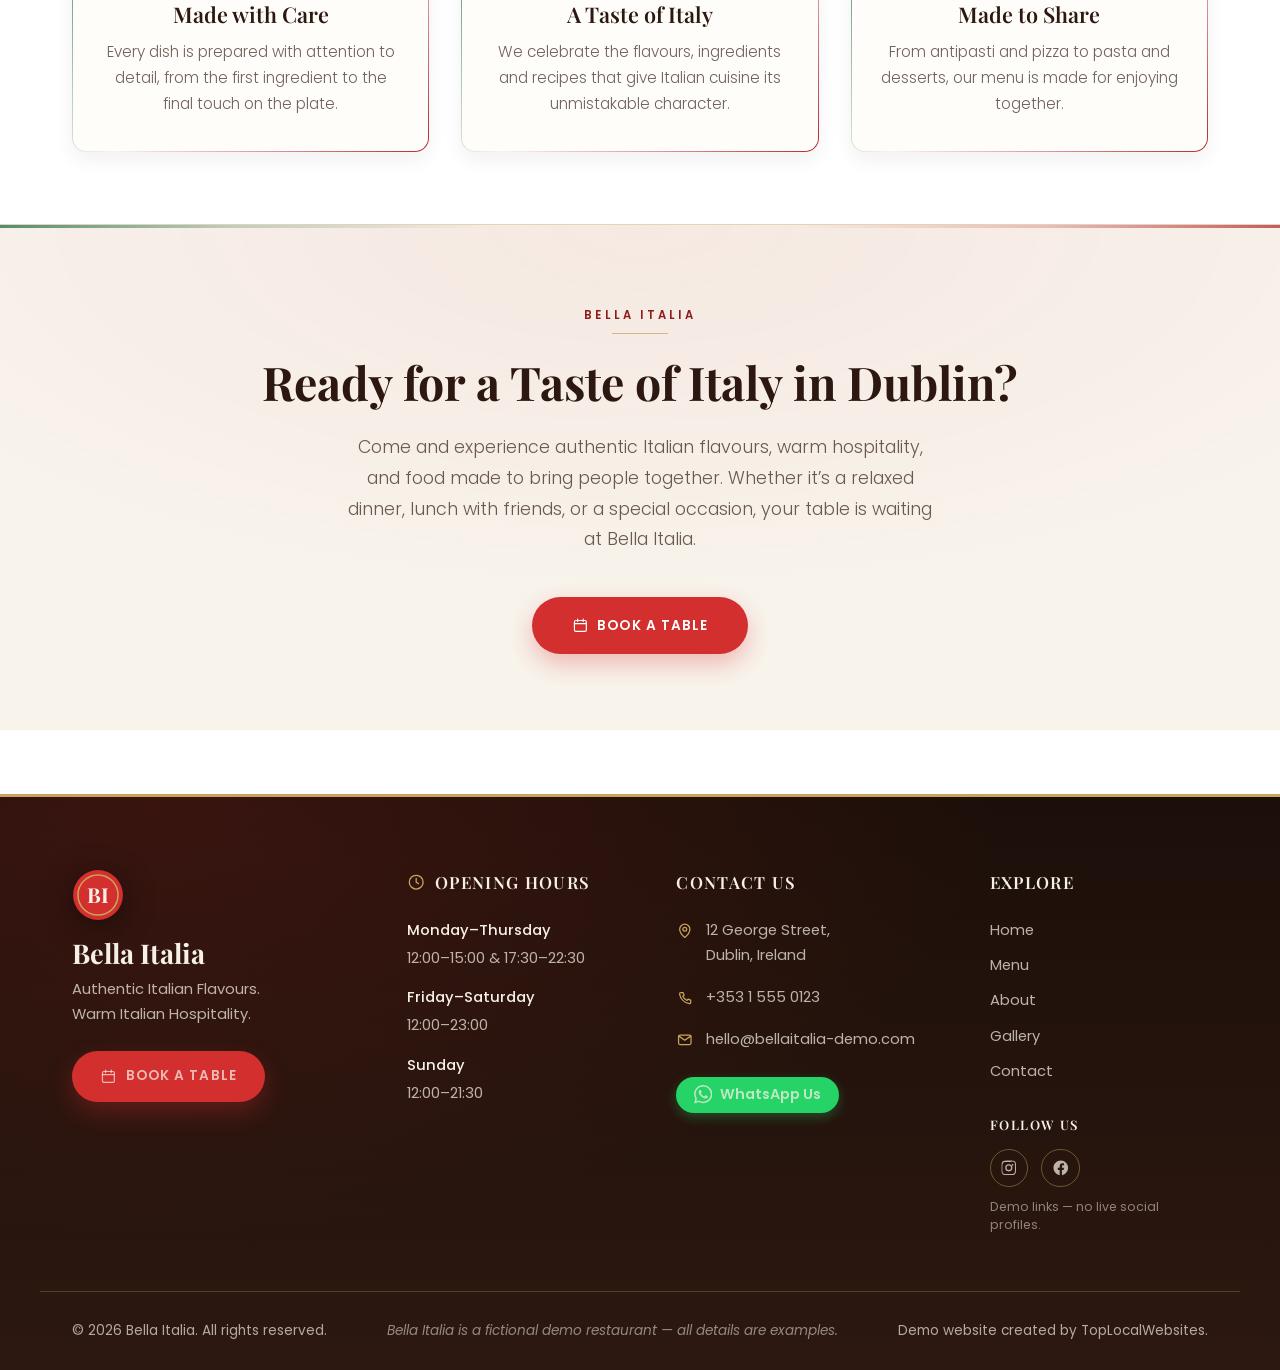
<file: about.html>
<!doctype html>
<html lang="en">
  <head>
    <meta charset="UTF-8" />
    <meta name="viewport" content="width=device-width, initial-scale=1.0" />
    <title>Bella Italia - About Us</title>
    <meta
      name="description"
      content="Learn about Bella Italia and the idea behind our restaurant: generous, authentic Italian food made with quality ingredients and enjoyed together."
    />
    <link rel="stylesheet" href="css/style.css" />
    <link rel="preconnect" href="https://fonts.googleapis.com" />
    <link rel="preconnect" href="https://fonts.gstatic.com" crossorigin />
    <link
      href="https://fonts.googleapis.com/css2?family=Playfair+Display:wght@400;500;600;700&family=Poppins:wght@300;400;500;600&display=swap"
      rel="stylesheet"
    />
  </head>
  <body>
    <header class="header">
      <nav class="nav-container">
        <div class="logo">
          <span class="logo-mark" aria-hidden="true">
            <svg
              viewBox="0 0 48 48"
              xmlns="http://www.w3.org/2000/svg"
              focusable="false"
            >
              <circle cx="24" cy="24" r="23" fill="#d32f2f" />
              <circle
                cx="24"
                cy="24"
                r="18.5"
                fill="none"
                stroke="#c8a45c"
                stroke-width="1.4"
              />
              <text
                x="24"
                y="31.5"
                text-anchor="middle"
                font-family="'Playfair Display', Georgia, serif"
                font-size="19"
                font-weight="700"
                fill="#f7f0e6"
              >
                BI
              </text>
            </svg>
          </span>
          <h1>Bella Italia</h1>
        </div>
        <div class="nav-right">
          <ul class="nav-links">
            <li><a href="index.html">Home</a></li>
            <li><a href="menu.html">Menu</a></li>
            <li><a href="about.html" class="active">About</a></li>
            <li><a href="gallery.html">Gallery</a></li>
            <li><a href="contact.html">Contact</a></li>
          </ul>
          <!-- DEMO PLACEHOLDER: Bella Italia's phone number is fictional.
             Replace the placeholder number in the href below with the client's real
             WhatsApp number in international format (digits only, no "+" or spaces). -->
          <a
            class="whatsapp-btn"
            href="https://wa.me/35315550123"
            target="_blank"
            rel="noopener noreferrer"
            aria-label="Chat with Bella Italia on WhatsApp (demo placeholder link)"
          >
            <span class="whatsapp-icon" aria-hidden="true">
              <svg
                viewBox="0 0 24 24"
                xmlns="http://www.w3.org/2000/svg"
                focusable="false"
              >
                <path
                  d="M17.472 14.382c-.297-.149-1.758-.867-2.03-.967-.273-.099-.471-.148-.67.15-.197.297-.767.966-.94 1.164-.173.199-.347.223-.644.075-.297-.15-1.255-.463-2.39-1.475-.883-.788-1.48-1.761-1.653-2.059-.173-.297-.018-.458.13-.606.134-.133.298-.347.446-.52.149-.174.198-.298.298-.497.099-.198.05-.371-.025-.52-.075-.149-.669-1.612-.916-2.207-.242-.579-.487-.5-.669-.51-.173-.008-.371-.01-.57-.01-.198 0-.52.074-.792.372-.272.297-1.04 1.016-1.04 2.479 0 1.462 1.065 2.875 1.213 3.074.149.198 2.096 3.2 5.077 4.487.709.306 1.262.489 1.694.625.712.227 1.36.195 1.871.118.571-.085 1.758-.719 2.006-1.413.248-.694.248-1.289.173-1.413-.074-.124-.272-.198-.57-.347m-5.421 7.403h-.004a9.87 9.87 0 01-5.031-1.378l-.361-.214-3.741.982.998-3.648-.235-.374a9.86 9.86 0 01-1.51-5.26c.001-5.45 4.436-9.884 9.888-9.884 2.64 0 5.122 1.03 6.988 2.898a9.825 9.825 0 012.893 6.994c-.003 5.45-4.437 9.884-9.885 9.884m8.413-18.297A11.815 11.815 0 0012.05 0C5.495 0 .16 5.335.157 11.892c0 2.096.547 4.142 1.588 5.945L.057 24l6.305-1.654a11.882 11.882 0 005.683 1.448h.005c6.554 0 11.89-5.335 11.893-11.893a11.821 11.821 0 00-3.48-8.413Z"
                />
              </svg>
            </span>
            <span class="whatsapp-text">WhatsApp Us</span>
          </a>
          <div class="mobile-menu-toggle">
            <span></span>
            <span></span>
            <span></span>
          </div>
        </div>
      </nav>
    </header>

    <main>
      <section class="hero hero-about">
        <div class="hero-content">
          <h2 class="hero-title">Our Story</h2>
          <p class="hero-subtitle">
            Bella Italia was created around a simple idea: good food brings
            people together. Inspired by the traditions, flavours, and warmth of
            Italy, we create dishes made to be shared and moments made to be
            remembered. Come discover what makes Bella Italia feel like a little
            taste of Italy in Dublin.
          </p>
        </div>
      </section>

      <section class="about-content-section">
        <div class="about-text">
          <h3>A Little Taste of Italy, Right at Your Table.</h3>
          <p>
            <b>Bella Italia</b> was created around a simple idea: Italian food
            should feel generous, authentic and welcoming.
          </p>

          <p>
            Our kitchen takes inspiration from traditional recipes from across
            Italy, combining familiar favourites with dishes that showcase the
            character of different regions.
          </p>

          <p>
            We believe in quality ingredients, careful preparation and food made
            to be enjoyed together. Whether you're joining us for a quick lunch,
            a family dinner, a romantic evening or simply a pizza and a glass of
            wine, there's always a place for you at Bella Italia.
          </p>

          <p>
            <i>Good food. Good wine. Good company. That's our idea of Italy</i>.
          </p>
        </div>
        <div class="about-image">
          <img
            src="images/italian-bella-italy-restaurant.webp"
            alt="Chef Cooking inside Bella Italia Restaurant"
          />
        </div>
      </section>

      <section class="values-section">
        <h3>Our Values</h3>
      </section>

      <section class="features">
        <div class="feature">
          <div class="feature-icon">🍝</div>
          <h3>Made with Care</h3>
          <p>
            Every dish is prepared with attention to detail, from the first
            ingredient to the final touch on the plate.
          </p>
        </div>
        <div class="feature">
          <div class="feature-icon">👨‍🍳</div>
          <h3>A Taste of Italy</h3>
          <p>
            We celebrate the flavours, ingredients and recipes that give Italian
            cuisine its unmistakable character.
          </p>
        </div>
        <div class="feature">
          <div class="feature-icon">✨</div>
          <h3>Made to Share</h3>
          <p>
            From antipasti and pizza to pasta and desserts, our menu is made for
            enjoying together.
          </p>
        </div>
      </section>

      <!-- Closing call-to-action (shared design with the Menu page) -->
      <section class="cta-band" aria-labelledby="cta-heading">
        <div class="cta-band-inner">
          <p class="cta-eyebrow">Bella Italia</p>
          <h2 class="cta-heading" id="cta-heading">
            Ready for a Taste of Italy in Dublin?
          </h2>
          <p class="cta-text">
            Come and experience authentic Italian flavours, warm hospitality,
            and food made to bring people together. Whether it&rsquo;s a relaxed
            dinner, lunch with friends, or a special occasion, your table is
            waiting at Bella Italia.
          </p>
          <div class="cta-actions">
            <a
              href="contact.html"
              class="btn btn-primary cta-btn"
              data-booking-link
            >
              <span class="cta-icon" aria-hidden="true">
                <svg
                  viewBox="0 0 24 24"
                  fill="none"
                  stroke="currentColor"
                  stroke-width="1.7"
                  stroke-linecap="round"
                  stroke-linejoin="round"
                  xmlns="http://www.w3.org/2000/svg"
                  focusable="false"
                >
                  <rect x="3.5" y="5" width="17" height="15.5" rx="2" />
                  <path d="M3.5 9.5h17M8 3v3.5M16 3v3.5" />
                </svg>
              </span>
              Book a Table
            </a>
          </div>
        </div>
      </section>
    </main>

    <footer class="footer">
      <div class="footer-content">
        <!-- Brand / logo area -->
        <div class="footer-section footer-brand">
          <span class="footer-logo-mark" aria-hidden="true">
            <svg
              viewBox="0 0 48 48"
              xmlns="http://www.w3.org/2000/svg"
              focusable="false"
            >
              <circle cx="24" cy="24" r="23" fill="#d32f2f" />
              <circle
                cx="24"
                cy="24"
                r="18.5"
                fill="none"
                stroke="#c8a45c"
                stroke-width="1.4"
              />
              <text
                x="24"
                y="31.5"
                text-anchor="middle"
                font-family="'Playfair Display', Georgia, serif"
                font-size="19"
                font-weight="700"
                fill="#f7f0e6"
              >
                BI
              </text>
            </svg>
          </span>
          <p class="footer-brand-name">Bella Italia</p>
          <p class="footer-tagline">
            Authentic Italian Flavours.<br />Warm Italian Hospitality.
          </p>
          <a
            href="contact.html"
            class="btn btn-primary footer-cta"
            data-booking-link
          >
            <span class="footer-icon" aria-hidden="true">
              <svg
                viewBox="0 0 24 24"
                fill="none"
                stroke="currentColor"
                stroke-width="1.7"
                stroke-linecap="round"
                stroke-linejoin="round"
                xmlns="http://www.w3.org/2000/svg"
                focusable="false"
              >
                <rect x="3.5" y="5" width="17" height="15.5" rx="2" />
                <path d="M3.5 9.5h17M8 3v3.5M16 3v3.5" />
              </svg>
            </span>
            Book a Table
          </a>
        </div>

        <!-- Opening hours -->
        <div class="footer-section">
          <h3 class="footer-heading">
            <span class="footer-icon" aria-hidden="true">
              <svg
                viewBox="0 0 24 24"
                fill="none"
                stroke="currentColor"
                stroke-width="1.7"
                stroke-linecap="round"
                stroke-linejoin="round"
                xmlns="http://www.w3.org/2000/svg"
                focusable="false"
              >
                <circle cx="12" cy="12" r="9" />
                <path d="M12 7.2V12l3 1.8" />
              </svg>
            </span>
            Opening Hours
          </h3>
          <ul class="footer-hours">
            <li>
              <span class="footer-hours-day">Monday&ndash;Thursday</span>
              <span class="footer-hours-time"
                >12:00&ndash;15:00 & 17:30&ndash;22:30</span
              >
            </li>
            <li>
              <span class="footer-hours-day">Friday&ndash;Saturday</span>
              <span class="footer-hours-time">12:00&ndash;23:00</span>
            </li>
            <li>
              <span class="footer-hours-day">Sunday</span>
              <span class="footer-hours-time">12:00&ndash;21:30</span>
            </li>
          </ul>
        </div>

        <!-- Contact details -->
        <div class="footer-section">
          <h3 class="footer-heading">Contact Us</h3>
          <ul class="footer-contact">
            <li>
              <span class="footer-icon" aria-hidden="true">
                <svg
                  viewBox="0 0 24 24"
                  fill="none"
                  stroke="currentColor"
                  stroke-width="1.7"
                  stroke-linecap="round"
                  stroke-linejoin="round"
                  xmlns="http://www.w3.org/2000/svg"
                  focusable="false"
                >
                  <path d="M12 21s7-5.6 7-11a7 7 0 1 0-14 0c0 5.4 7 11 7 11Z" />
                  <circle cx="12" cy="10" r="2.6" />
                </svg>
              </span>
              <span>12 George Street,<br />Dublin, Ireland</span>
            </li>
            <li>
              <span class="footer-icon" aria-hidden="true">
                <svg
                  viewBox="0 0 24 24"
                  fill="none"
                  stroke="currentColor"
                  stroke-width="1.7"
                  stroke-linecap="round"
                  stroke-linejoin="round"
                  xmlns="http://www.w3.org/2000/svg"
                  focusable="false"
                >
                  <path
                    d="M6.6 3.5h3l1.5 3.6-1.9 1.4a12.8 12.8 0 0 0 5.8 5.8l1.4-1.9 3.6 1.5v3c0 1-.8 1.8-1.8 1.8A16.4 16.4 0 0 1 4.8 5.3c0-1 .8-1.8 1.8-1.8Z"
                  />
                </svg>
              </span>
              <a href="tel:+35315550123">+353 1 555 0123</a>
            </li>
            <li>
              <span class="footer-icon" aria-hidden="true">
                <svg
                  viewBox="0 0 24 24"
                  fill="none"
                  stroke="currentColor"
                  stroke-width="1.7"
                  stroke-linecap="round"
                  stroke-linejoin="round"
                  xmlns="http://www.w3.org/2000/svg"
                  focusable="false"
                >
                  <rect x="3.5" y="5.5" width="17" height="13" rx="2" />
                  <path d="m4 7 8 5.5L20 7" />
                </svg>
              </span>
              <a href="mailto:hello@bellaitalia-demo.com"
                >hello@bellaitalia-demo.com</a
              >
            </li>
          </ul>
          <!-- DEMO PLACEHOLDER: Bella Italia's phone number is fictional.
               Replace the placeholder number in the href below with the client's real
               WhatsApp number in international format (digits only, no "+" or spaces). -->
          <a
            class="whatsapp-btn footer-whatsapp"
            href="https://wa.me/35315550123"
            target="_blank"
            rel="noopener noreferrer"
            aria-label="Chat with Bella Italia on WhatsApp (demo placeholder link)"
          >
            <span class="whatsapp-icon" aria-hidden="true">
              <svg
                viewBox="0 0 24 24"
                xmlns="http://www.w3.org/2000/svg"
                focusable="false"
              >
                <path
                  d="M17.472 14.382c-.297-.149-1.758-.867-2.03-.967-.273-.099-.471-.148-.67.15-.197.297-.767.966-.94 1.164-.173.199-.347.223-.644.075-.297-.15-1.255-.463-2.39-1.475-.883-.788-1.48-1.761-1.653-2.059-.173-.297-.018-.458.13-.606.134-.133.298-.347.446-.52.149-.174.198-.298.298-.497.099-.198.05-.371-.025-.52-.075-.149-.669-1.612-.916-2.207-.242-.579-.487-.5-.669-.51-.173-.008-.371-.01-.57-.01-.198 0-.52.074-.792.372-.272.297-1.04 1.016-1.04 2.479 0 1.462 1.065 2.875 1.213 3.074.149.198 2.096 3.2 5.077 4.487.709.306 1.262.489 1.694.625.712.227 1.36.195 1.871.118.571-.085 1.758-.719 2.006-1.413.248-.694.248-1.289.173-1.413-.074-.124-.272-.198-.57-.347m-5.421 7.403h-.004a9.87 9.87 0 01-5.031-1.378l-.361-.214-3.741.982.998-3.648-.235-.374a9.86 9.86 0 01-1.51-5.26c.001-5.45 4.436-9.884 9.888-9.884 2.64 0 5.122 1.03 6.988 2.898a9.825 9.825 0 012.893 6.994c-.003 5.45-4.437 9.884-9.885 9.884m8.413-18.297A11.815 11.815 0 0012.05 0C5.495 0 .16 5.335.157 11.892c0 2.096.547 4.142 1.588 5.945L.057 24l6.305-1.654a11.882 11.882 0 005.683 1.448h.005c6.554 0 11.89-5.335 11.893-11.893a11.821 11.821 0 00-3.48-8.413Z"
                />
              </svg>
            </span>
            <span class="whatsapp-text">WhatsApp Us</span>
          </a>
        </div>

        <!-- Navigation + social -->
        <div class="footer-section">
          <h3 class="footer-heading">Explore</h3>
          <nav class="footer-nav" aria-label="Footer navigation">
            <ul class="footer-links">
              <li><a href="index.html">Home</a></li>
              <li><a href="menu.html">Menu</a></li>
              <li><a href="about.html">About</a></li>
              <li><a href="gallery.html">Gallery</a></li>
              <li><a href="contact.html">Contact</a></li>
            </ul>
          </nav>
          <h4 class="footer-subheading">Follow Us</h4>
          <div class="footer-social">
            <a
              href="#"
              class="footer-social-link"
              aria-label="Bella Italia on Instagram (demo placeholder link, no live profile yet)"
            >
              <svg
                viewBox="0 0 24 24"
                fill="currentColor"
                xmlns="http://www.w3.org/2000/svg"
                focusable="false"
              >
                <path
                  d="M12 2.2c3.2 0 3.58.01 4.85.07 1.17.05 1.8.25 2.23.41.56.22.96.48 1.38.9.42.42.68.82.9 1.38.16.43.36 1.06.41 2.23.06 1.27.07 1.65.07 4.85s-.01 3.58-.07 4.85c-.05 1.17-.25 1.8-.41 2.23a3.7 3.7 0 0 1-.9 1.38c-.42.42-.82.68-1.38.9-.43.16-1.06.36-2.23.41-1.27.06-1.65.07-4.85.07s-3.58-.01-4.85-.07c-1.17-.05-1.8-.25-2.23-.41a3.7 3.7 0 0 1-1.38-.9 3.7 3.7 0 0 1-.9-1.38c-.16-.43-.36-1.06-.41-2.23C2.21 15.58 2.2 15.2 2.2 12s.01-3.58.07-4.85c.05-1.17.25-1.8.41-2.23.22-.56.48-.96.9-1.38.42-.42.82-.68 1.38-.9.43-.16 1.06-.36 2.23-.41C8.42 2.21 8.8 2.2 12 2.2Zm0 1.8c-3.14 0-3.51.01-4.75.07-.91.04-1.4.19-1.73.32-.43.17-.74.37-1.06.69-.32.32-.52.63-.69 1.06-.13.33-.28.82-.32 1.73C3.21 8.49 3.2 8.86 3.2 12s.01 3.51.07 4.75c.04.91.19 1.4.32 1.73.17.43.37.74.69 1.06.32.32.63.52 1.06.69.33.13.82.28 1.73.32 1.24.06 1.61.07 4.75.07s3.51-.01 4.75-.07c.91-.04 1.4-.19 1.73-.32.43-.17.74-.37 1.06-.69.32-.32.52-.63.69-1.06.13-.33.28-.82.32-1.73.06-1.24.07-1.61.07-4.75s-.01-3.51-.07-4.75c-.04-.91-.19-1.4-.32-1.73a2.9 2.9 0 0 0-.69-1.06 2.9 2.9 0 0 0-1.06-.69c-.33-.13-.82-.28-1.73-.32C15.51 4.01 15.14 4 12 4Zm0 3.1a4.9 4.9 0 1 1 0 9.8 4.9 4.9 0 0 1 0-9.8Zm0 1.8a3.1 3.1 0 1 0 0 6.2 3.1 3.1 0 0 0 0-6.2Zm5.15-2.15a1.15 1.15 0 1 1 0 2.3 1.15 1.15 0 0 1 0-2.3Z"
                />
              </svg>
            </a>
            <a
              href="#"
              class="footer-social-link"
              aria-label="Bella Italia on Facebook (demo placeholder link, no live profile yet)"
            >
              <svg
                viewBox="0 0 24 24"
                fill="currentColor"
                xmlns="http://www.w3.org/2000/svg"
                focusable="false"
              >
                <path
                  d="M22 12.06C22 6.5 17.52 2 12 2S2 6.5 2 12.06c0 5.02 3.66 9.18 8.44 9.94v-7.03H7.9v-2.9h2.54V9.85c0-2.52 1.49-3.91 3.77-3.91 1.09 0 2.24.2 2.24.2v2.46h-1.26c-1.24 0-1.63.78-1.63 1.57v1.89h2.78l-.44 2.9h-2.34V22c4.78-.76 8.44-4.92 8.44-9.94Z"
                />
              </svg>
            </a>
          </div>
          <p class="footer-demo-note">
            Demo links &mdash; no live social profiles.
          </p>
        </div>
      </div>

      <div class="footer-bottom">
        <p class="footer-legal">
          &copy; 2026 Bella Italia. All rights reserved.
        </p>
        <p class="footer-demo">
          Bella Italia is a fictional demo restaurant &mdash; all details are
          examples.
        </p>
        <p class="footer-credit">Demo website created by TopLocalWebsites.</p>
      </div>
    </footer>

    <script src="js/script.js"></script>
  </body>
</html>
</file>
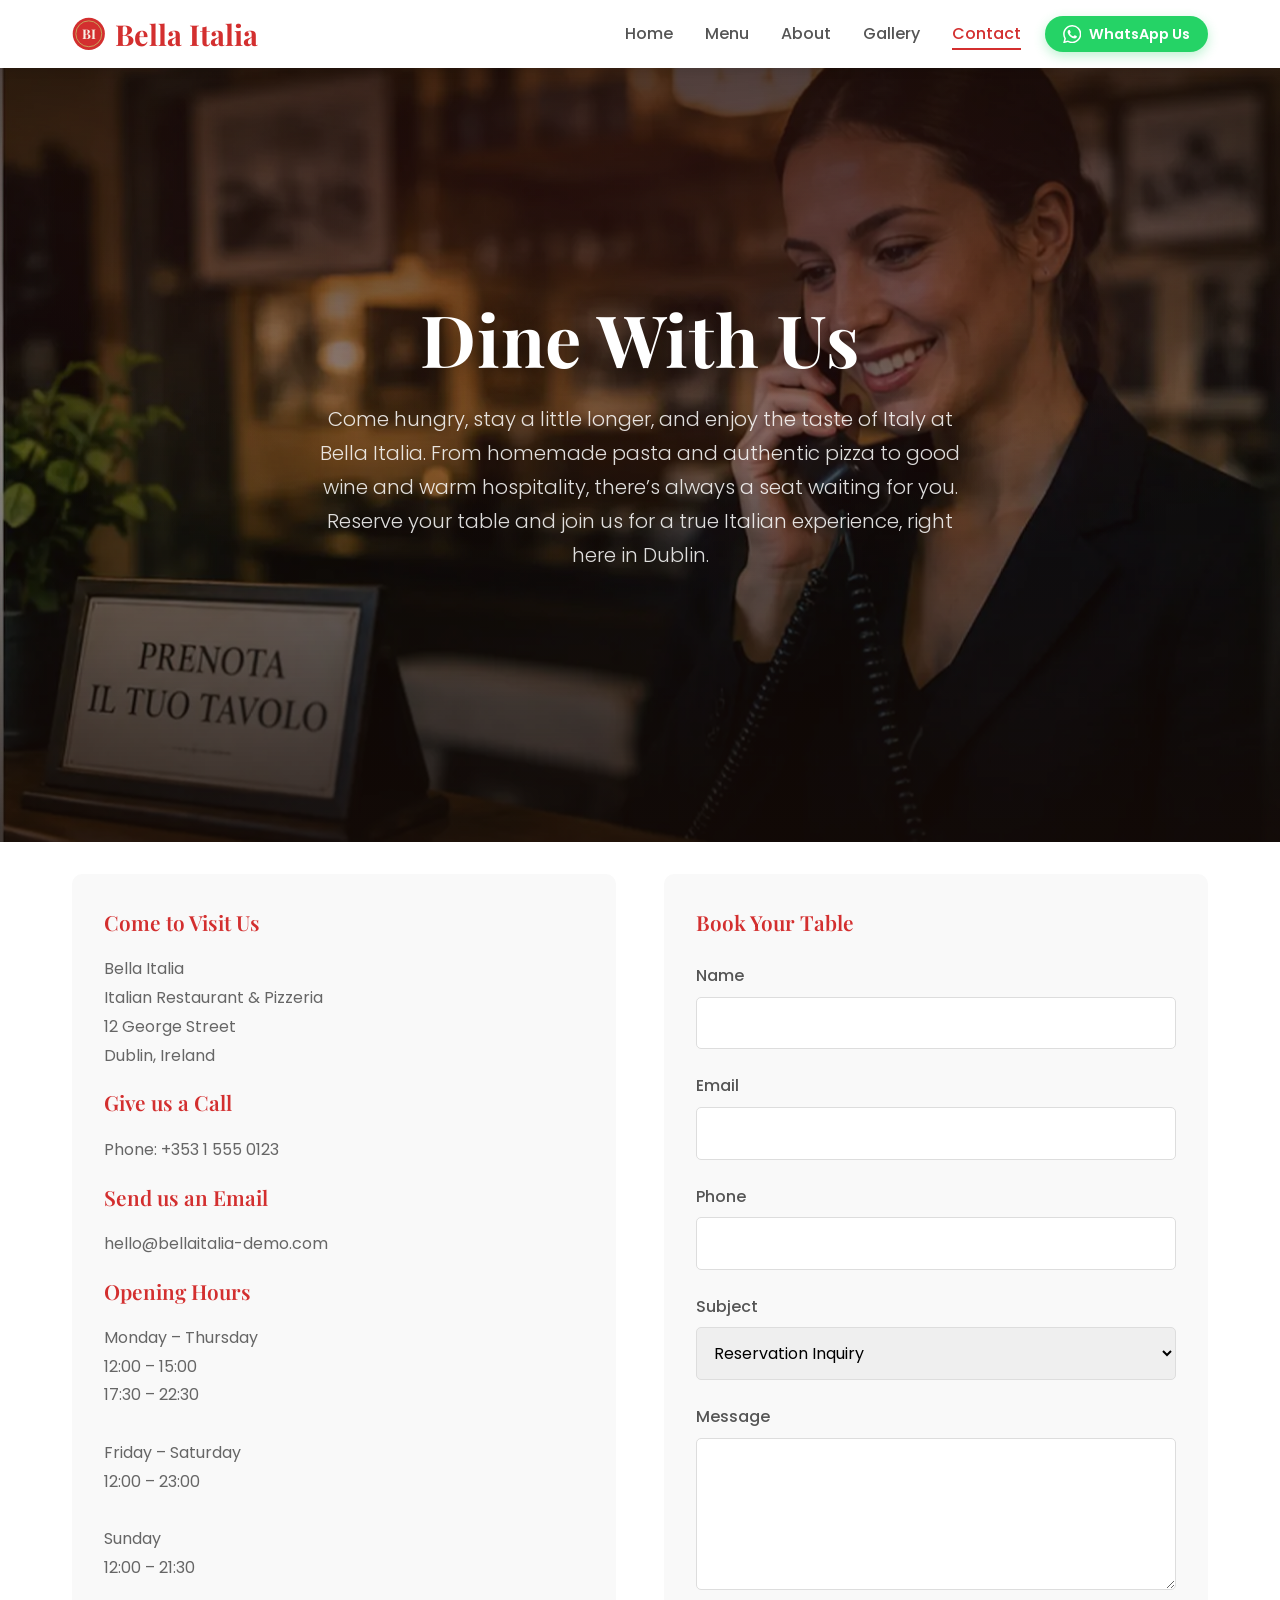
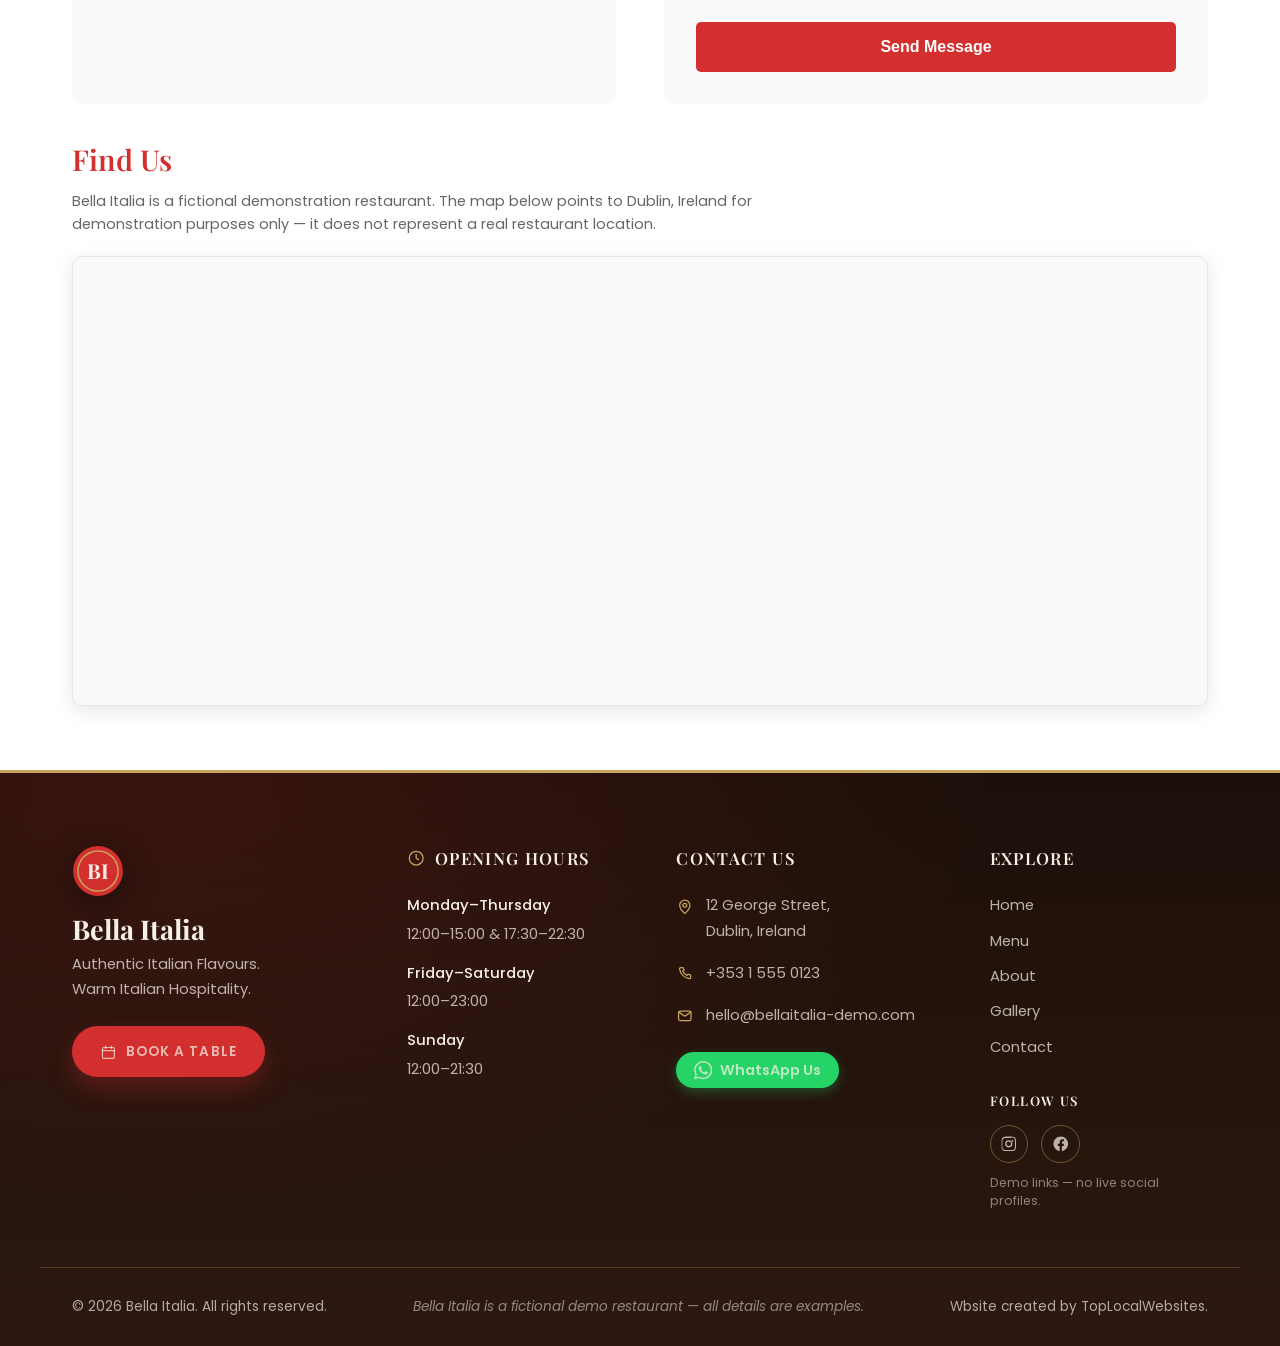
<file: contact.html>
<!doctype html>
<html lang="en">
  <head>
    <meta charset="UTF-8" />
    <meta name="viewport" content="width=device-width, initial-scale=1.0" />
    <title>Bella Italia - Contact Us</title>
    <meta
      name="description"
      content="Contact Bella Italia to book a table or get in touch. Find our address, phone number, email and opening hours. Fictional details for this demo website."
    />
    <link rel="stylesheet" href="css/style.css" />
    <link rel="preconnect" href="https://fonts.googleapis.com" />
    <link rel="preconnect" href="https://fonts.gstatic.com" crossorigin />
    <link
      href="https://fonts.googleapis.com/css2?family=Playfair+Display:wght@400;500;600;700&family=Poppins:wght@300;400;500;600&display=swap"
      rel="stylesheet"
    />
  </head>
  <body>
    <header class="header">
      <nav class="nav-container">
        <div class="logo">
          <span class="logo-mark" aria-hidden="true">
            <svg
              viewBox="0 0 48 48"
              xmlns="http://www.w3.org/2000/svg"
              focusable="false"
            >
              <circle cx="24" cy="24" r="23" fill="#d32f2f" />
              <circle
                cx="24"
                cy="24"
                r="18.5"
                fill="none"
                stroke="#c8a45c"
                stroke-width="1.4"
              />
              <text
                x="24"
                y="31.5"
                text-anchor="middle"
                font-family="'Playfair Display', Georgia, serif"
                font-size="19"
                font-weight="700"
                fill="#f7f0e6"
              >
                BI
              </text>
            </svg>
          </span>
          <h1>Bella Italia</h1>
        </div>
        <div class="nav-right">
          <ul class="nav-links">
            <li><a href="index.html">Home</a></li>
            <li><a href="menu.html">Menu</a></li>
            <li><a href="about.html">About</a></li>
            <li><a href="gallery.html">Gallery</a></li>
            <li><a href="contact.html" class="active">Contact</a></li>
          </ul>
          <!-- DEMO PLACEHOLDER: Bella Italia's phone number is fictional.
             Replace the placeholder number in the href below with the client's real
             WhatsApp number in international format (digits only, no "+" or spaces). -->
          <a
            class="whatsapp-btn"
            href="https://wa.me/35315550123"
            target="_blank"
            rel="noopener noreferrer"
            aria-label="Chat with Bella Italia on WhatsApp (demo placeholder link)"
          >
            <span class="whatsapp-icon" aria-hidden="true">
              <svg
                viewBox="0 0 24 24"
                xmlns="http://www.w3.org/2000/svg"
                focusable="false"
              >
                <path
                  d="M17.472 14.382c-.297-.149-1.758-.867-2.03-.967-.273-.099-.471-.148-.67.15-.197.297-.767.966-.94 1.164-.173.199-.347.223-.644.075-.297-.15-1.255-.463-2.39-1.475-.883-.788-1.48-1.761-1.653-2.059-.173-.297-.018-.458.13-.606.134-.133.298-.347.446-.52.149-.174.198-.298.298-.497.099-.198.05-.371-.025-.52-.075-.149-.669-1.612-.916-2.207-.242-.579-.487-.5-.669-.51-.173-.008-.371-.01-.57-.01-.198 0-.52.074-.792.372-.272.297-1.04 1.016-1.04 2.479 0 1.462 1.065 2.875 1.213 3.074.149.198 2.096 3.2 5.077 4.487.709.306 1.262.489 1.694.625.712.227 1.36.195 1.871.118.571-.085 1.758-.719 2.006-1.413.248-.694.248-1.289.173-1.413-.074-.124-.272-.198-.57-.347m-5.421 7.403h-.004a9.87 9.87 0 01-5.031-1.378l-.361-.214-3.741.982.998-3.648-.235-.374a9.86 9.86 0 01-1.51-5.26c.001-5.45 4.436-9.884 9.888-9.884 2.64 0 5.122 1.03 6.988 2.898a9.825 9.825 0 012.893 6.994c-.003 5.45-4.437 9.884-9.885 9.884m8.413-18.297A11.815 11.815 0 0012.05 0C5.495 0 .16 5.335.157 11.892c0 2.096.547 4.142 1.588 5.945L.057 24l6.305-1.654a11.882 11.882 0 005.683 1.448h.005c6.554 0 11.89-5.335 11.893-11.893a11.821 11.821 0 00-3.48-8.413Z"
                />
              </svg>
            </span>
            <span class="whatsapp-text">WhatsApp Us</span>
          </a>
          <div class="mobile-menu-toggle">
            <span></span>
            <span></span>
            <span></span>
          </div>
        </div>
      </nav>
    </header>

    <main>
      <section class="hero hero-contact">
        <div class="hero-content">
          <h2 class="hero-title">Dine With Us</h2>
          <p class="hero-subtitle">
            Come hungry, stay a little longer, and enjoy the taste of Italy at
            Bella Italia. From homemade pasta and authentic pizza to good wine
            and warm hospitality, there’s always a seat waiting for you. Reserve
            your table and join us for a true Italian experience, right here in
            Dublin.
          </p>
        </div>
      </section>

      <section class="contact-section">
        <div class="contact-info">
          <h3>Come to Visit Us</h3>
          <p>
            Bella Italia<br />Italian Restaurant & Pizzeria<br />12 George
            Street<br />Dublin, Ireland
          </p>

          <h3>Give us a Call</h3>
          <p>Phone: +353 1 555 0123</p>

          <h3>Send us an Email</h3>
          <p>hello@bellaitalia-demo.com</p>

          <h3>Opening Hours</h3>
          <p>
            Monday – Thursday<br />12:00 – 15:00<br />17:30 – 22:30<br /><br />Friday
            – Saturday<br />12:00 – 23:00<br /><br />Sunday<br />12:00 – 21:30
          </p>
        </div>

        <div class="contact-form">
          <h3>Book Your Table</h3>
          <form id="contactForm">
            <div class="form-group">
              <label for="name">Name</label>
              <input type="text" id="name" name="name" required />
            </div>
            <div class="form-group">
              <label for="email">Email</label>
              <input type="email" id="email" name="email" required />
            </div>
            <div class="form-group">
              <label for="phone">Phone</label>
              <input type="tel" id="phone" name="phone" />
            </div>
            <div class="form-group">
              <label for="subject">Subject</label>
              <select id="subject" name="subject">
                <option value="reservation">Reservation Inquiry</option>
                <option value="general">General Inquiry</option>
                <option value="private">Private Event</option>
                <option value="feedback">Feedback</option>
              </select>
            </div>
            <div class="form-group">
              <label for="message">Message</label>
              <textarea
                id="message"
                name="message"
                rows="5"
                required
              ></textarea>
            </div>
            <button type="submit" class="submit-button">Send Message</button>
          </form>
        </div>
      </section>

      <!-- Fictional demo location: Bella Italia is not a real restaurant.
           The map below simply points to Dublin, Ireland for demonstration
           purposes and does not represent an actual business location. -->
      <section class="map-section" aria-labelledby="map-heading">
        <h3 id="map-heading">Find Us</h3>
        <p class="map-note">
          Bella Italia is a fictional demonstration restaurant. The map below
          points to Dublin, Ireland for demonstration purposes only — it does
          not represent a real restaurant location.
        </p>
        <div class="map-embed">
          <iframe
            title="Google Maps showing central Dublin, Ireland — demonstration location for the fictional Bella Italia restaurant"
            src="https://www.google.com/maps?q=Dublin,+Ireland&output=embed"
            loading="lazy"
            referrerpolicy="no-referrer-when-downgrade"
            allowfullscreen
          ></iframe>
        </div>
      </section>
    </main>

    <footer class="footer">
      <div class="footer-content">
        <!-- Brand / logo area -->
        <div class="footer-section footer-brand">
          <span class="footer-logo-mark" aria-hidden="true">
            <svg
              viewBox="0 0 48 48"
              xmlns="http://www.w3.org/2000/svg"
              focusable="false"
            >
              <circle cx="24" cy="24" r="23" fill="#d32f2f" />
              <circle
                cx="24"
                cy="24"
                r="18.5"
                fill="none"
                stroke="#c8a45c"
                stroke-width="1.4"
              />
              <text
                x="24"
                y="31.5"
                text-anchor="middle"
                font-family="'Playfair Display', Georgia, serif"
                font-size="19"
                font-weight="700"
                fill="#f7f0e6"
              >
                BI
              </text>
            </svg>
          </span>
          <p class="footer-brand-name">Bella Italia</p>
          <p class="footer-tagline">
            Authentic Italian Flavours.<br />Warm Italian Hospitality.
          </p>
          <a
            href="contact.html"
            class="btn btn-primary footer-cta"
            data-booking-link
          >
            <span class="footer-icon" aria-hidden="true">
              <svg
                viewBox="0 0 24 24"
                fill="none"
                stroke="currentColor"
                stroke-width="1.7"
                stroke-linecap="round"
                stroke-linejoin="round"
                xmlns="http://www.w3.org/2000/svg"
                focusable="false"
              >
                <rect x="3.5" y="5" width="17" height="15.5" rx="2" />
                <path d="M3.5 9.5h17M8 3v3.5M16 3v3.5" />
              </svg>
            </span>
            Book a Table
          </a>
        </div>

        <!-- Opening hours -->
        <div class="footer-section">
          <h3 class="footer-heading">
            <span class="footer-icon" aria-hidden="true">
              <svg
                viewBox="0 0 24 24"
                fill="none"
                stroke="currentColor"
                stroke-width="1.7"
                stroke-linecap="round"
                stroke-linejoin="round"
                xmlns="http://www.w3.org/2000/svg"
                focusable="false"
              >
                <circle cx="12" cy="12" r="9" />
                <path d="M12 7.2V12l3 1.8" />
              </svg>
            </span>
            Opening Hours
          </h3>
          <ul class="footer-hours">
            <li>
              <span class="footer-hours-day">Monday&ndash;Thursday</span>
              <span class="footer-hours-time"
                >12:00&ndash;15:00 & 17:30&ndash;22:30</span
              >
            </li>
            <li>
              <span class="footer-hours-day">Friday&ndash;Saturday</span>
              <span class="footer-hours-time">12:00&ndash;23:00</span>
            </li>
            <li>
              <span class="footer-hours-day">Sunday</span>
              <span class="footer-hours-time">12:00&ndash;21:30</span>
            </li>
          </ul>
        </div>

        <!-- Contact details -->
        <div class="footer-section">
          <h3 class="footer-heading">Contact Us</h3>
          <ul class="footer-contact">
            <li>
              <span class="footer-icon" aria-hidden="true">
                <svg
                  viewBox="0 0 24 24"
                  fill="none"
                  stroke="currentColor"
                  stroke-width="1.7"
                  stroke-linecap="round"
                  stroke-linejoin="round"
                  xmlns="http://www.w3.org/2000/svg"
                  focusable="false"
                >
                  <path d="M12 21s7-5.6 7-11a7 7 0 1 0-14 0c0 5.4 7 11 7 11Z" />
                  <circle cx="12" cy="10" r="2.6" />
                </svg>
              </span>
              <span>12 George Street,<br />Dublin, Ireland</span>
            </li>
            <li>
              <span class="footer-icon" aria-hidden="true">
                <svg
                  viewBox="0 0 24 24"
                  fill="none"
                  stroke="currentColor"
                  stroke-width="1.7"
                  stroke-linecap="round"
                  stroke-linejoin="round"
                  xmlns="http://www.w3.org/2000/svg"
                  focusable="false"
                >
                  <path
                    d="M6.6 3.5h3l1.5 3.6-1.9 1.4a12.8 12.8 0 0 0 5.8 5.8l1.4-1.9 3.6 1.5v3c0 1-.8 1.8-1.8 1.8A16.4 16.4 0 0 1 4.8 5.3c0-1 .8-1.8 1.8-1.8Z"
                  />
                </svg>
              </span>
              <a href="tel:+35315550123">+353 1 555 0123</a>
            </li>
            <li>
              <span class="footer-icon" aria-hidden="true">
                <svg
                  viewBox="0 0 24 24"
                  fill="none"
                  stroke="currentColor"
                  stroke-width="1.7"
                  stroke-linecap="round"
                  stroke-linejoin="round"
                  xmlns="http://www.w3.org/2000/svg"
                  focusable="false"
                >
                  <rect x="3.5" y="5.5" width="17" height="13" rx="2" />
                  <path d="m4 7 8 5.5L20 7" />
                </svg>
              </span>
              <a href="mailto:hello@bellaitalia-demo.com"
                >hello@bellaitalia-demo.com</a
              >
            </li>
          </ul>
          <!-- DEMO PLACEHOLDER: Bella Italia's phone number is fictional.
               Replace the placeholder number in the href below with the client's real
               WhatsApp number in international format (digits only, no "+" or spaces). -->
          <a
            class="whatsapp-btn footer-whatsapp"
            href="https://wa.me/35315550123"
            target="_blank"
            rel="noopener noreferrer"
            aria-label="Chat with Bella Italia on WhatsApp (demo placeholder link)"
          >
            <span class="whatsapp-icon" aria-hidden="true">
              <svg
                viewBox="0 0 24 24"
                xmlns="http://www.w3.org/2000/svg"
                focusable="false"
              >
                <path
                  d="M17.472 14.382c-.297-.149-1.758-.867-2.03-.967-.273-.099-.471-.148-.67.15-.197.297-.767.966-.94 1.164-.173.199-.347.223-.644.075-.297-.15-1.255-.463-2.39-1.475-.883-.788-1.48-1.761-1.653-2.059-.173-.297-.018-.458.13-.606.134-.133.298-.347.446-.52.149-.174.198-.298.298-.497.099-.198.05-.371-.025-.52-.075-.149-.669-1.612-.916-2.207-.242-.579-.487-.5-.669-.51-.173-.008-.371-.01-.57-.01-.198 0-.52.074-.792.372-.272.297-1.04 1.016-1.04 2.479 0 1.462 1.065 2.875 1.213 3.074.149.198 2.096 3.2 5.077 4.487.709.306 1.262.489 1.694.625.712.227 1.36.195 1.871.118.571-.085 1.758-.719 2.006-1.413.248-.694.248-1.289.173-1.413-.074-.124-.272-.198-.57-.347m-5.421 7.403h-.004a9.87 9.87 0 01-5.031-1.378l-.361-.214-3.741.982.998-3.648-.235-.374a9.86 9.86 0 01-1.51-5.26c.001-5.45 4.436-9.884 9.888-9.884 2.64 0 5.122 1.03 6.988 2.898a9.825 9.825 0 012.893 6.994c-.003 5.45-4.437 9.884-9.885 9.884m8.413-18.297A11.815 11.815 0 0012.05 0C5.495 0 .16 5.335.157 11.892c0 2.096.547 4.142 1.588 5.945L.057 24l6.305-1.654a11.882 11.882 0 005.683 1.448h.005c6.554 0 11.89-5.335 11.893-11.893a11.821 11.821 0 00-3.48-8.413Z"
                />
              </svg>
            </span>
            <span class="whatsapp-text">WhatsApp Us</span>
          </a>
        </div>

        <!-- Navigation + social -->
        <div class="footer-section">
          <h3 class="footer-heading">Explore</h3>
          <nav class="footer-nav" aria-label="Footer navigation">
            <ul class="footer-links">
              <li><a href="index.html">Home</a></li>
              <li><a href="menu.html">Menu</a></li>
              <li><a href="about.html">About</a></li>
              <li><a href="gallery.html">Gallery</a></li>
              <li><a href="contact.html">Contact</a></li>
            </ul>
          </nav>
          <h4 class="footer-subheading">Follow Us</h4>
          <div class="footer-social">
            <a
              href="#"
              class="footer-social-link"
              aria-label="Bella Italia on Instagram (demo placeholder link, no live profile yet)"
            >
              <svg
                viewBox="0 0 24 24"
                fill="currentColor"
                xmlns="http://www.w3.org/2000/svg"
                focusable="false"
              >
                <path
                  d="M12 2.2c3.2 0 3.58.01 4.85.07 1.17.05 1.8.25 2.23.41.56.22.96.48 1.38.9.42.42.68.82.9 1.38.16.43.36 1.06.41 2.23.06 1.27.07 1.65.07 4.85s-.01 3.58-.07 4.85c-.05 1.17-.25 1.8-.41 2.23a3.7 3.7 0 0 1-.9 1.38c-.42.42-.82.68-1.38.9-.43.16-1.06.36-2.23.41-1.27.06-1.65.07-4.85.07s-3.58-.01-4.85-.07c-1.17-.05-1.8-.25-2.23-.41a3.7 3.7 0 0 1-1.38-.9 3.7 3.7 0 0 1-.9-1.38c-.16-.43-.36-1.06-.41-2.23C2.21 15.58 2.2 15.2 2.2 12s.01-3.58.07-4.85c.05-1.17.25-1.8.41-2.23.22-.56.48-.96.9-1.38.42-.42.82-.68 1.38-.9.43-.16 1.06-.36 2.23-.41C8.42 2.21 8.8 2.2 12 2.2Zm0 1.8c-3.14 0-3.51.01-4.75.07-.91.04-1.4.19-1.73.32-.43.17-.74.37-1.06.69-.32.32-.52.63-.69 1.06-.13.33-.28.82-.32 1.73C3.21 8.49 3.2 8.86 3.2 12s.01 3.51.07 4.75c.04.91.19 1.4.32 1.73.17.43.37.74.69 1.06.32.32.63.52 1.06.69.33.13.82.28 1.73.32 1.24.06 1.61.07 4.75.07s3.51-.01 4.75-.07c.91-.04 1.4-.19 1.73-.32.43-.17.74-.37 1.06-.69.32-.32.52-.63.69-1.06.13-.33.28-.82.32-1.73.06-1.24.07-1.61.07-4.75s-.01-3.51-.07-4.75c-.04-.91-.19-1.4-.32-1.73a2.9 2.9 0 0 0-.69-1.06 2.9 2.9 0 0 0-1.06-.69c-.33-.13-.82-.28-1.73-.32C15.51 4.01 15.14 4 12 4Zm0 3.1a4.9 4.9 0 1 1 0 9.8 4.9 4.9 0 0 1 0-9.8Zm0 1.8a3.1 3.1 0 1 0 0 6.2 3.1 3.1 0 0 0 0-6.2Zm5.15-2.15a1.15 1.15 0 1 1 0 2.3 1.15 1.15 0 0 1 0-2.3Z"
                />
              </svg>
            </a>
            <a
              href="#"
              class="footer-social-link"
              aria-label="Bella Italia on Facebook (demo placeholder link, no live profile yet)"
            >
              <svg
                viewBox="0 0 24 24"
                fill="currentColor"
                xmlns="http://www.w3.org/2000/svg"
                focusable="false"
              >
                <path
                  d="M22 12.06C22 6.5 17.52 2 12 2S2 6.5 2 12.06c0 5.02 3.66 9.18 8.44 9.94v-7.03H7.9v-2.9h2.54V9.85c0-2.52 1.49-3.91 3.77-3.91 1.09 0 2.24.2 2.24.2v2.46h-1.26c-1.24 0-1.63.78-1.63 1.57v1.89h2.78l-.44 2.9h-2.34V22c4.78-.76 8.44-4.92 8.44-9.94Z"
                />
              </svg>
            </a>
          </div>
          <p class="footer-demo-note">
            Demo links &mdash; no live social profiles.
          </p>
        </div>
      </div>

      <div class="footer-bottom">
        <p class="footer-legal">
          &copy; 2026 Bella Italia. All rights reserved.
        </p>
        <p class="footer-demo">
          Bella Italia is a fictional demo restaurant &mdash; all details are
          examples.
        </p>
        <p class="footer-credit">Wbsite created by TopLocalWebsites.</p>
      </div>
    </footer>

    <script src="js/script.js"></script>
  </body>
</html>
</file>
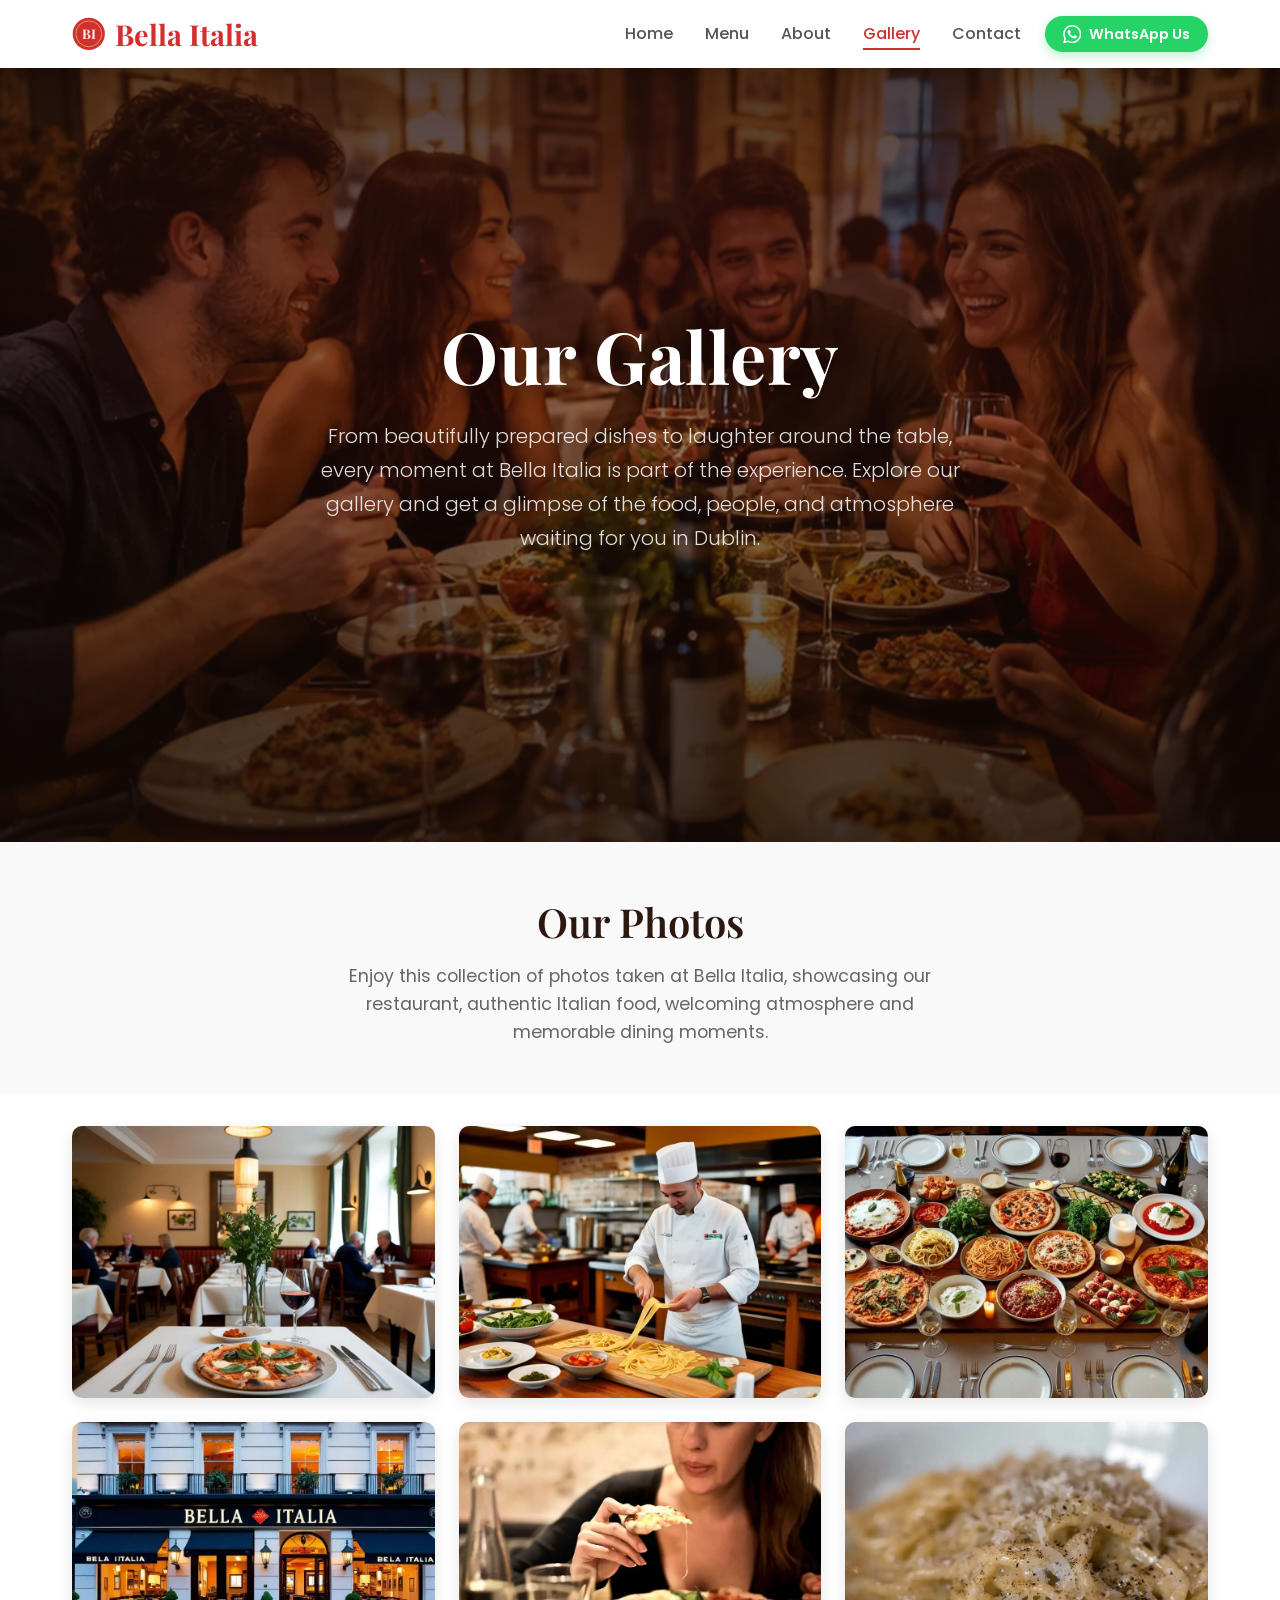
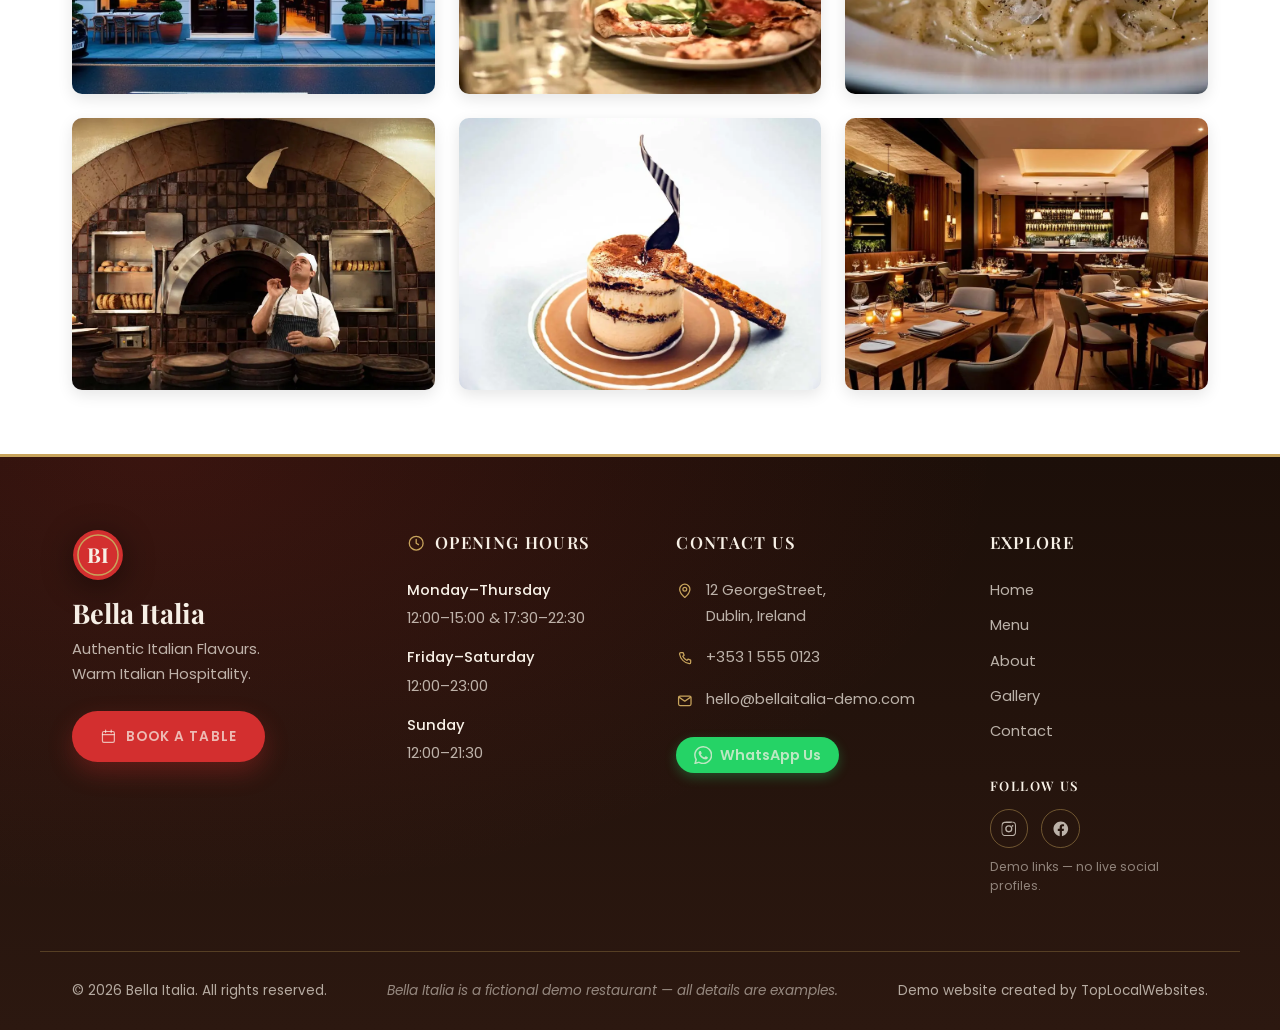
<file: gallery.html>
<!doctype html>
<html lang="en">
  <head>
    <meta charset="UTF-8" />
    <meta name="viewport" content="width=device-width, initial-scale=1.0" />
    <title>Bella Italia - Gallery</title>
    <meta
      name="description"
      content="A look inside Bella Italia: the restaurant, our kitchen, our dishes and the moments shared around the table."
    />
    <link rel="stylesheet" href="css/style.css" />
    <link rel="preconnect" href="https://fonts.googleapis.com" />
    <link rel="preconnect" href="https://fonts.gstatic.com" crossorigin />
    <link
      href="https://fonts.googleapis.com/css2?family=Playfair+Display:wght@400;500;600;700&family=Poppins:wght@300;400;500;600&display=swap"
      rel="stylesheet"
    />
    <style>
      /* Gallery lightbox (gallery page only) */
      body.lightbox-open {
        overflow: hidden;
      }

      .lightbox {
        position: fixed;
        inset: 0;
        z-index: 2000;
        display: flex;
        align-items: center;
        justify-content: center;
        padding: clamp(1rem, 4vw, 2.5rem);
        background-color: rgba(21, 11, 7, 0.9);
        opacity: 0;
        visibility: hidden;
        transition:
          opacity 0.35s ease,
          visibility 0.35s ease;
      }

      .lightbox.is-open {
        opacity: 1;
        visibility: visible;
      }

      .lightbox-image {
        max-width: 92vw;
        max-height: 85vh;
        width: auto;
        height: auto;
        border-radius: 8px;
        box-shadow: 0 20px 60px rgba(0, 0, 0, 0.55);
        transform: scale(0.96);
        transition: transform 0.35s ease;
      }

      .lightbox.is-open .lightbox-image {
        transform: scale(1);
      }

      .lightbox-close {
        position: absolute;
        top: clamp(0.75rem, 3vw, 1.5rem);
        right: clamp(0.75rem, 3vw, 1.5rem);
        display: inline-flex;
        align-items: center;
        justify-content: center;
        width: 2.75rem;
        height: 2.75rem;
        padding: 0;
        border: 1px solid rgba(200, 164, 92, 0.6);
        border-radius: 50%;
        background-color: rgba(247, 240, 230, 0.95);
        color: #2c1810;
        cursor: pointer;
        transition:
          background-color 0.3s ease,
          color 0.3s ease;
      }

      .lightbox-close:hover {
        background-color: #d32f2f;
        color: #fff;
      }

      .lightbox-close:focus-visible {
        outline: 3px solid rgba(200, 164, 92, 0.9);
        outline-offset: 2px;
        background-color: #d32f2f;
        color: #fff;
      }

      .lightbox-close svg {
        width: 1.25rem;
        height: 1.25rem;
        display: block;
      }

      @media (prefers-reduced-motion: reduce) {
        .lightbox,
        .lightbox-image,
        .lightbox-close {
          transition: none;
        }

        .lightbox-image,
        .lightbox.is-open .lightbox-image {
          transform: none;
        }
      }
    </style>
  </head>
  <body>
    <header class="header">
      <nav class="nav-container">
        <div class="logo">
          <span class="logo-mark" aria-hidden="true">
            <svg
              viewBox="0 0 48 48"
              xmlns="http://www.w3.org/2000/svg"
              focusable="false"
            >
              <circle cx="24" cy="24" r="23" fill="#d32f2f" />
              <circle
                cx="24"
                cy="24"
                r="18.5"
                fill="none"
                stroke="#c8a45c"
                stroke-width="1.4"
              />
              <text
                x="24"
                y="31.5"
                text-anchor="middle"
                font-family="'Playfair Display', Georgia, serif"
                font-size="19"
                font-weight="700"
                fill="#f7f0e6"
              >
                BI
              </text>
            </svg>
          </span>
          <h1>Bella Italia</h1>
        </div>
        <div class="nav-right">
          <ul class="nav-links">
            <li><a href="index.html">Home</a></li>
            <li><a href="menu.html">Menu</a></li>
            <li><a href="about.html">About</a></li>
            <li><a href="gallery.html" class="active">Gallery</a></li>
            <li><a href="contact.html">Contact</a></li>
          </ul>
          <!-- DEMO PLACEHOLDER: Bella Italia's phone number is fictional.
             Replace the placeholder number in the href below with the client's real
             WhatsApp number in international format (digits only, no "+" or spaces). -->
          <a
            class="whatsapp-btn"
            href="https://wa.me/35315550123"
            target="_blank"
            rel="noopener noreferrer"
            aria-label="Chat with Bella Italia on WhatsApp (demo placeholder link)"
          >
            <span class="whatsapp-icon" aria-hidden="true">
              <svg
                viewBox="0 0 24 24"
                xmlns="http://www.w3.org/2000/svg"
                focusable="false"
              >
                <path
                  d="M17.472 14.382c-.297-.149-1.758-.867-2.03-.967-.273-.099-.471-.148-.67.15-.197.297-.767.966-.94 1.164-.173.199-.347.223-.644.075-.297-.15-1.255-.463-2.39-1.475-.883-.788-1.48-1.761-1.653-2.059-.173-.297-.018-.458.13-.606.134-.133.298-.347.446-.52.149-.174.198-.298.298-.497.099-.198.05-.371-.025-.52-.075-.149-.669-1.612-.916-2.207-.242-.579-.487-.5-.669-.51-.173-.008-.371-.01-.57-.01-.198 0-.52.074-.792.372-.272.297-1.04 1.016-1.04 2.479 0 1.462 1.065 2.875 1.213 3.074.149.198 2.096 3.2 5.077 4.487.709.306 1.262.489 1.694.625.712.227 1.36.195 1.871.118.571-.085 1.758-.719 2.006-1.413.248-.694.248-1.289.173-1.413-.074-.124-.272-.198-.57-.347m-5.421 7.403h-.004a9.87 9.87 0 01-5.031-1.378l-.361-.214-3.741.982.998-3.648-.235-.374a9.86 9.86 0 01-1.51-5.26c.001-5.45 4.436-9.884 9.888-9.884 2.64 0 5.122 1.03 6.988 2.898a9.825 9.825 0 012.893 6.994c-.003 5.45-4.437 9.884-9.885 9.884m8.413-18.297A11.815 11.815 0 0012.05 0C5.495 0 .16 5.335.157 11.892c0 2.096.547 4.142 1.588 5.945L.057 24l6.305-1.654a11.882 11.882 0 005.683 1.448h.005c6.554 0 11.89-5.335 11.893-11.893a11.821 11.821 0 00-3.48-8.413Z"
                />
              </svg>
            </span>
            <span class="whatsapp-text">WhatsApp Us</span>
          </a>
          <div class="mobile-menu-toggle">
            <span></span>
            <span></span>
            <span></span>
          </div>
        </div>
      </nav>
    </header>

    <main>
      <section class="hero hero-gallery">
        <div class="hero-content">
          <h2 class="hero-title">Our Gallery</h2>
          <p class="hero-subtitle">
            From beautifully prepared dishes to laughter around the table, every
            moment at Bella Italia is part of the experience. Explore our
            gallery and get a glimpse of the food, people, and atmosphere
            waiting for you in Dublin.
          </p>
        </div>
      </section>

      <section class="page-header gallery-intro">
        <h2>Our Photos</h2>
        <p>
          Enjoy this collection of photos taken at Bella Italia, showcasing our
          restaurant, authentic Italian food, welcoming atmosphere and memorable
          dining moments.
        </p>
      </section>

      <section class="gallery-grid">
        <div class="gallery-item">
          <img
            src="images/bella-italia-interior.webp"
            alt="Bella Italia restaurant interior"
          />
          <div class="gallery-overlay">
            <h3>The Italian Restaurant</h3>
            <p>A look inside the restaurant at Bella Italia</p>
          </div>
        </div>
        <div class="gallery-item">
          <img
            src="images/bella-italia-kitchen.webp"
            alt="Bella Italia kitchen and fresh ingredients"
          />
          <div class="gallery-overlay">
            <h3>From the Kitchen</h3>
            <p>A look at the kitchen and fresh ingredients at Bella Italia</p>
          </div>
        </div>
        <div class="gallery-item">
          <img
            src="images/bella-italia-food.webp"
            alt="A freshly prepared Italian dish served at Bella Italia"
          />
          <div class="gallery-overlay">
            <h3>Our Best Dishes</h3>
            <p>A look at the delicious dishes served at Bella Italia</p>
          </div>
        </div>
        <div class="gallery-item">
          <img
            src="images/bella-italia-outside.webp"
            alt="Photo of Bella Italia from the street"
          />
          <div class="gallery-overlay">
            <h3>Outside The Restaurant</h3>
            <p>A look from the street at Bella Italia</p>
          </div>
        </div>
        <div class="gallery-item">
          <img
            src="images/bella-italia-pizza.webp"
            alt="A beautiful lady eating real pizza and drinking wine at Bella Italia"
          />
          <div class="gallery-overlay">
            <h3>Our Guests</h3>
            <p>
              A beautiful lady eating real pizza and drinking wine at Bella
              Italia
            </p>
          </div>
        </div>
        <div class="gallery-item">
          <img
            src="images/spaghetti-carbonara-bella-italia.webp"
            alt="Spaghetti alla Carbonara, a classic Italian pasta dish served at Bella Italia"
          />
          <div class="gallery-overlay">
            <h3>From the Kitchen</h3>
            <p>
              Spaghetti alla Carbonara, a classic Italian pasta dish served at
              Bella Italia.
            </p>
          </div>
        </div>
        <div class="gallery-item">
          <img
            src="images/pizzaiolo-at-bella-italia.webp"
            alt="Carlo, our pizzaiolo, preparing a pizza in the kitchen at Bella Italia"
          />
          <div class="gallery-overlay">
            <h3>The Best Pizza in Town</h3>
            <p>This is how we make pizza at Bella Italia.</p>
          </div>
        </div>
        <div class="gallery-item">
          <img
            src="images/tiramisu-dessert-bella-italia.webp"
            alt="Tiramisu dessert at Bella Italia"
          />
          <div class="gallery-overlay">
            <h3>The Most Popular Dessert</h3>
            <p>Delicious Tiramisu served at Bella Italia.</p>
          </div>
        </div>
        <div class="gallery-item">
          <img
            src="images/sala-bella-italia.webp"
            alt="The warm dining room and interior of the Bella Italia restaurant"
          />
          <div class="gallery-overlay">
            <h3>The Restaurant</h3>
            <p>A look at the warm dining room and interior of Bella Italia.</p>
          </div>
        </div>
      </section>
    </main>

    <footer class="footer">
      <div class="footer-content">
        <!-- Brand / logo area -->
        <div class="footer-section footer-brand">
          <span class="footer-logo-mark" aria-hidden="true">
            <svg
              viewBox="0 0 48 48"
              xmlns="http://www.w3.org/2000/svg"
              focusable="false"
            >
              <circle cx="24" cy="24" r="23" fill="#d32f2f" />
              <circle
                cx="24"
                cy="24"
                r="18.5"
                fill="none"
                stroke="#c8a45c"
                stroke-width="1.4"
              />
              <text
                x="24"
                y="31.5"
                text-anchor="middle"
                font-family="'Playfair Display', Georgia, serif"
                font-size="19"
                font-weight="700"
                fill="#f7f0e6"
              >
                BI
              </text>
            </svg>
          </span>
          <p class="footer-brand-name">Bella Italia</p>
          <p class="footer-tagline">
            Authentic Italian Flavours.<br />Warm Italian Hospitality.
          </p>
          <a
            href="contact.html"
            class="btn btn-primary footer-cta"
            data-booking-link
          >
            <span class="footer-icon" aria-hidden="true">
              <svg
                viewBox="0 0 24 24"
                fill="none"
                stroke="currentColor"
                stroke-width="1.7"
                stroke-linecap="round"
                stroke-linejoin="round"
                xmlns="http://www.w3.org/2000/svg"
                focusable="false"
              >
                <rect x="3.5" y="5" width="17" height="15.5" rx="2" />
                <path d="M3.5 9.5h17M8 3v3.5M16 3v3.5" />
              </svg>
            </span>
            Book a Table
          </a>
        </div>

        <!-- Opening hours -->
        <div class="footer-section">
          <h3 class="footer-heading">
            <span class="footer-icon" aria-hidden="true">
              <svg
                viewBox="0 0 24 24"
                fill="none"
                stroke="currentColor"
                stroke-width="1.7"
                stroke-linecap="round"
                stroke-linejoin="round"
                xmlns="http://www.w3.org/2000/svg"
                focusable="false"
              >
                <circle cx="12" cy="12" r="9" />
                <path d="M12 7.2V12l3 1.8" />
              </svg>
            </span>
            Opening Hours
          </h3>
          <ul class="footer-hours">
            <li>
              <span class="footer-hours-day">Monday&ndash;Thursday</span>
              <span class="footer-hours-time"
                >12:00&ndash;15:00 & 17:30&ndash;22:30</span
              >
            </li>
            <li>
              <span class="footer-hours-day">Friday&ndash;Saturday</span>
              <span class="footer-hours-time">12:00&ndash;23:00</span>
            </li>
            <li>
              <span class="footer-hours-day">Sunday</span>
              <span class="footer-hours-time">12:00&ndash;21:30</span>
            </li>
          </ul>
        </div>

        <!-- Contact details -->
        <div class="footer-section">
          <h3 class="footer-heading">Contact Us</h3>
          <ul class="footer-contact">
            <li>
              <span class="footer-icon" aria-hidden="true">
                <svg
                  viewBox="0 0 24 24"
                  fill="none"
                  stroke="currentColor"
                  stroke-width="1.7"
                  stroke-linecap="round"
                  stroke-linejoin="round"
                  xmlns="http://www.w3.org/2000/svg"
                  focusable="false"
                >
                  <path d="M12 21s7-5.6 7-11a7 7 0 1 0-14 0c0 5.4 7 11 7 11Z" />
                  <circle cx="12" cy="10" r="2.6" />
                </svg>
              </span>
              <span>12 GeorgeStreet,<br />Dublin, Ireland</span>
            </li>
            <li>
              <span class="footer-icon" aria-hidden="true">
                <svg
                  viewBox="0 0 24 24"
                  fill="none"
                  stroke="currentColor"
                  stroke-width="1.7"
                  stroke-linecap="round"
                  stroke-linejoin="round"
                  xmlns="http://www.w3.org/2000/svg"
                  focusable="false"
                >
                  <path
                    d="M6.6 3.5h3l1.5 3.6-1.9 1.4a12.8 12.8 0 0 0 5.8 5.8l1.4-1.9 3.6 1.5v3c0 1-.8 1.8-1.8 1.8A16.4 16.4 0 0 1 4.8 5.3c0-1 .8-1.8 1.8-1.8Z"
                  />
                </svg>
              </span>
              <a href="tel:+35315550123">+353 1 555 0123</a>
            </li>
            <li>
              <span class="footer-icon" aria-hidden="true">
                <svg
                  viewBox="0 0 24 24"
                  fill="none"
                  stroke="currentColor"
                  stroke-width="1.7"
                  stroke-linecap="round"
                  stroke-linejoin="round"
                  xmlns="http://www.w3.org/2000/svg"
                  focusable="false"
                >
                  <rect x="3.5" y="5.5" width="17" height="13" rx="2" />
                  <path d="m4 7 8 5.5L20 7" />
                </svg>
              </span>
              <a href="mailto:hello@bellaitalia-demo.com"
                >hello@bellaitalia-demo.com</a
              >
            </li>
          </ul>
          <!-- DEMO PLACEHOLDER: Bella Italia's phone number is fictional.
               Replace the placeholder number in the href below with the client's real
               WhatsApp number in international format (digits only, no "+" or spaces). -->
          <a
            class="whatsapp-btn footer-whatsapp"
            href="https://wa.me/35315550123"
            target="_blank"
            rel="noopener noreferrer"
            aria-label="Chat with Bella Italia on WhatsApp (demo placeholder link)"
          >
            <span class="whatsapp-icon" aria-hidden="true">
              <svg
                viewBox="0 0 24 24"
                xmlns="http://www.w3.org/2000/svg"
                focusable="false"
              >
                <path
                  d="M17.472 14.382c-.297-.149-1.758-.867-2.03-.967-.273-.099-.471-.148-.67.15-.197.297-.767.966-.94 1.164-.173.199-.347.223-.644.075-.297-.15-1.255-.463-2.39-1.475-.883-.788-1.48-1.761-1.653-2.059-.173-.297-.018-.458.13-.606.134-.133.298-.347.446-.52.149-.174.198-.298.298-.497.099-.198.05-.371-.025-.52-.075-.149-.669-1.612-.916-2.207-.242-.579-.487-.5-.669-.51-.173-.008-.371-.01-.57-.01-.198 0-.52.074-.792.372-.272.297-1.04 1.016-1.04 2.479 0 1.462 1.065 2.875 1.213 3.074.149.198 2.096 3.2 5.077 4.487.709.306 1.262.489 1.694.625.712.227 1.36.195 1.871.118.571-.085 1.758-.719 2.006-1.413.248-.694.248-1.289.173-1.413-.074-.124-.272-.198-.57-.347m-5.421 7.403h-.004a9.87 9.87 0 01-5.031-1.378l-.361-.214-3.741.982.998-3.648-.235-.374a9.86 9.86 0 01-1.51-5.26c.001-5.45 4.436-9.884 9.888-9.884 2.64 0 5.122 1.03 6.988 2.898a9.825 9.825 0 012.893 6.994c-.003 5.45-4.437 9.884-9.885 9.884m8.413-18.297A11.815 11.815 0 0012.05 0C5.495 0 .16 5.335.157 11.892c0 2.096.547 4.142 1.588 5.945L.057 24l6.305-1.654a11.882 11.882 0 005.683 1.448h.005c6.554 0 11.89-5.335 11.893-11.893a11.821 11.821 0 00-3.48-8.413Z"
                />
              </svg>
            </span>
            <span class="whatsapp-text">WhatsApp Us</span>
          </a>
        </div>

        <!-- Navigation + social -->
        <div class="footer-section">
          <h3 class="footer-heading">Explore</h3>
          <nav class="footer-nav" aria-label="Footer navigation">
            <ul class="footer-links">
              <li><a href="index.html">Home</a></li>
              <li><a href="menu.html">Menu</a></li>
              <li><a href="about.html">About</a></li>
              <li><a href="gallery.html">Gallery</a></li>
              <li><a href="contact.html">Contact</a></li>
            </ul>
          </nav>
          <h4 class="footer-subheading">Follow Us</h4>
          <div class="footer-social">
            <a
              href="#"
              class="footer-social-link"
              aria-label="Bella Italia on Instagram (demo placeholder link, no live profile yet)"
            >
              <svg
                viewBox="0 0 24 24"
                fill="currentColor"
                xmlns="http://www.w3.org/2000/svg"
                focusable="false"
              >
                <path
                  d="M12 2.2c3.2 0 3.58.01 4.85.07 1.17.05 1.8.25 2.23.41.56.22.96.48 1.38.9.42.42.68.82.9 1.38.16.43.36 1.06.41 2.23.06 1.27.07 1.65.07 4.85s-.01 3.58-.07 4.85c-.05 1.17-.25 1.8-.41 2.23a3.7 3.7 0 0 1-.9 1.38c-.42.42-.82.68-1.38.9-.43.16-1.06.36-2.23.41-1.27.06-1.65.07-4.85.07s-3.58-.01-4.85-.07c-1.17-.05-1.8-.25-2.23-.41a3.7 3.7 0 0 1-1.38-.9 3.7 3.7 0 0 1-.9-1.38c-.16-.43-.36-1.06-.41-2.23C2.21 15.58 2.2 15.2 2.2 12s.01-3.58.07-4.85c.05-1.17.25-1.8.41-2.23.22-.56.48-.96.9-1.38.42-.42.82-.68 1.38-.9.43-.16 1.06-.36 2.23-.41C8.42 2.21 8.8 2.2 12 2.2Zm0 1.8c-3.14 0-3.51.01-4.75.07-.91.04-1.4.19-1.73.32-.43.17-.74.37-1.06.69-.32.32-.52.63-.69 1.06-.13.33-.28.82-.32 1.73C3.21 8.49 3.2 8.86 3.2 12s.01 3.51.07 4.75c.04.91.19 1.4.32 1.73.17.43.37.74.69 1.06.32.32.63.52 1.06.69.33.13.82.28 1.73.32 1.24.06 1.61.07 4.75.07s3.51-.01 4.75-.07c.91-.04 1.4-.19 1.73-.32.43-.17.74-.37 1.06-.69.32-.32.52-.63.69-1.06.13-.33.28-.82.32-1.73.06-1.24.07-1.61.07-4.75s-.01-3.51-.07-4.75c-.04-.91-.19-1.4-.32-1.73a2.9 2.9 0 0 0-.69-1.06 2.9 2.9 0 0 0-1.06-.69c-.33-.13-.82-.28-1.73-.32C15.51 4.01 15.14 4 12 4Zm0 3.1a4.9 4.9 0 1 1 0 9.8 4.9 4.9 0 0 1 0-9.8Zm0 1.8a3.1 3.1 0 1 0 0 6.2 3.1 3.1 0 0 0 0-6.2Zm5.15-2.15a1.15 1.15 0 1 1 0 2.3 1.15 1.15 0 0 1 0-2.3Z"
                />
              </svg>
            </a>
            <a
              href="#"
              class="footer-social-link"
              aria-label="Bella Italia on Facebook (demo placeholder link, no live profile yet)"
            >
              <svg
                viewBox="0 0 24 24"
                fill="currentColor"
                xmlns="http://www.w3.org/2000/svg"
                focusable="false"
              >
                <path
                  d="M22 12.06C22 6.5 17.52 2 12 2S2 6.5 2 12.06c0 5.02 3.66 9.18 8.44 9.94v-7.03H7.9v-2.9h2.54V9.85c0-2.52 1.49-3.91 3.77-3.91 1.09 0 2.24.2 2.24.2v2.46h-1.26c-1.24 0-1.63.78-1.63 1.57v1.89h2.78l-.44 2.9h-2.34V22c4.78-.76 8.44-4.92 8.44-9.94Z"
                />
              </svg>
            </a>
          </div>
          <p class="footer-demo-note">
            Demo links &mdash; no live social profiles.
          </p>
        </div>
      </div>

      <div class="footer-bottom">
        <p class="footer-legal">
          &copy; 2026 Bella Italia. All rights reserved.
        </p>
        <p class="footer-demo">
          Bella Italia is a fictional demo restaurant &mdash; all details are
          examples.
        </p>
        <p class="footer-credit">Demo website created by TopLocalWebsites.</p>
      </div>
    </footer>

    <div
      class="lightbox"
      id="galleryLightbox"
      role="dialog"
      aria-modal="true"
      aria-label="Enlarged gallery photo"
      aria-hidden="true"
    >
      <button
        type="button"
        class="lightbox-close"
        aria-label="Close enlarged photo"
      >
        <svg
          viewBox="0 0 24 24"
          xmlns="http://www.w3.org/2000/svg"
          focusable="false"
          aria-hidden="true"
        >
          <path
            d="M6 6l12 12M18 6L6 18"
            fill="none"
            stroke="currentColor"
            stroke-width="2"
            stroke-linecap="round"
          />
        </svg>
      </button>
      <img class="lightbox-image" alt="" />
    </div>

    <script src="js/script.js"></script>
    <script>
      /* Gallery lightbox: click a photo to view it larger. */
      (function () {
        var grid = document.querySelector(".gallery-grid");
        var lightbox = document.getElementById("galleryLightbox");
        if (!grid || !lightbox) return;

        var triggers = grid.querySelectorAll(".gallery-item img");
        var lightboxImage = lightbox.querySelector(".lightbox-image");
        var closeButton = lightbox.querySelector(".lightbox-close");
        if (!triggers.length || !lightboxImage || !closeButton) return;

        var lastFocused = null;

        // Make each gallery photo a keyboard-accessible trigger without
        // altering the existing gallery markup or captions.
        Array.prototype.forEach.call(triggers, function (image) {
          image.setAttribute("role", "button");
          image.setAttribute("tabindex", "0");
          var alt = image.getAttribute("alt") || "gallery photo";
          image.setAttribute("aria-label", "Open larger view: " + alt);

          image.addEventListener("click", function () {
            openLightbox(image);
          });

          image.addEventListener("keydown", function (event) {
            if (
              event.key === "Enter" ||
              event.key === " " ||
              event.key === "Spacebar"
            ) {
              event.preventDefault();
              openLightbox(image);
            }
          });
        });

        function openLightbox(image) {
          lastFocused = image;
          lightboxImage.src = image.currentSrc || image.src;
          lightboxImage.alt = image.getAttribute("alt") || "";
          lightbox.classList.add("is-open");
          lightbox.setAttribute("aria-hidden", "false");
          document.body.classList.add("lightbox-open");
          closeButton.focus();
          document.addEventListener("keydown", onKeydown);
        }

        function closeLightbox() {
          lightbox.classList.remove("is-open");
          lightbox.setAttribute("aria-hidden", "true");
          document.body.classList.remove("lightbox-open");
          document.removeEventListener("keydown", onKeydown);

          if (lastFocused && typeof lastFocused.focus === "function") {
            lastFocused.focus();
          }
        }

        function onKeydown(event) {
          if (event.key === "Escape" || event.key === "Esc") {
            event.preventDefault();
            closeLightbox();
          } else if (event.key === "Tab") {
            // Only the close button is focusable inside the dialog, so keep
            // keyboard focus contained within the lightbox.
            event.preventDefault();
            closeButton.focus();
          }
        }

        closeButton.addEventListener("click", closeLightbox);

        // Clicking the dark backdrop (outside the image) closes the lightbox.
        lightbox.addEventListener("click", function (event) {
          if (event.target === lightbox) {
            closeLightbox();
          }
        });
      })();
    </script>
  </body>
</html>
</file>
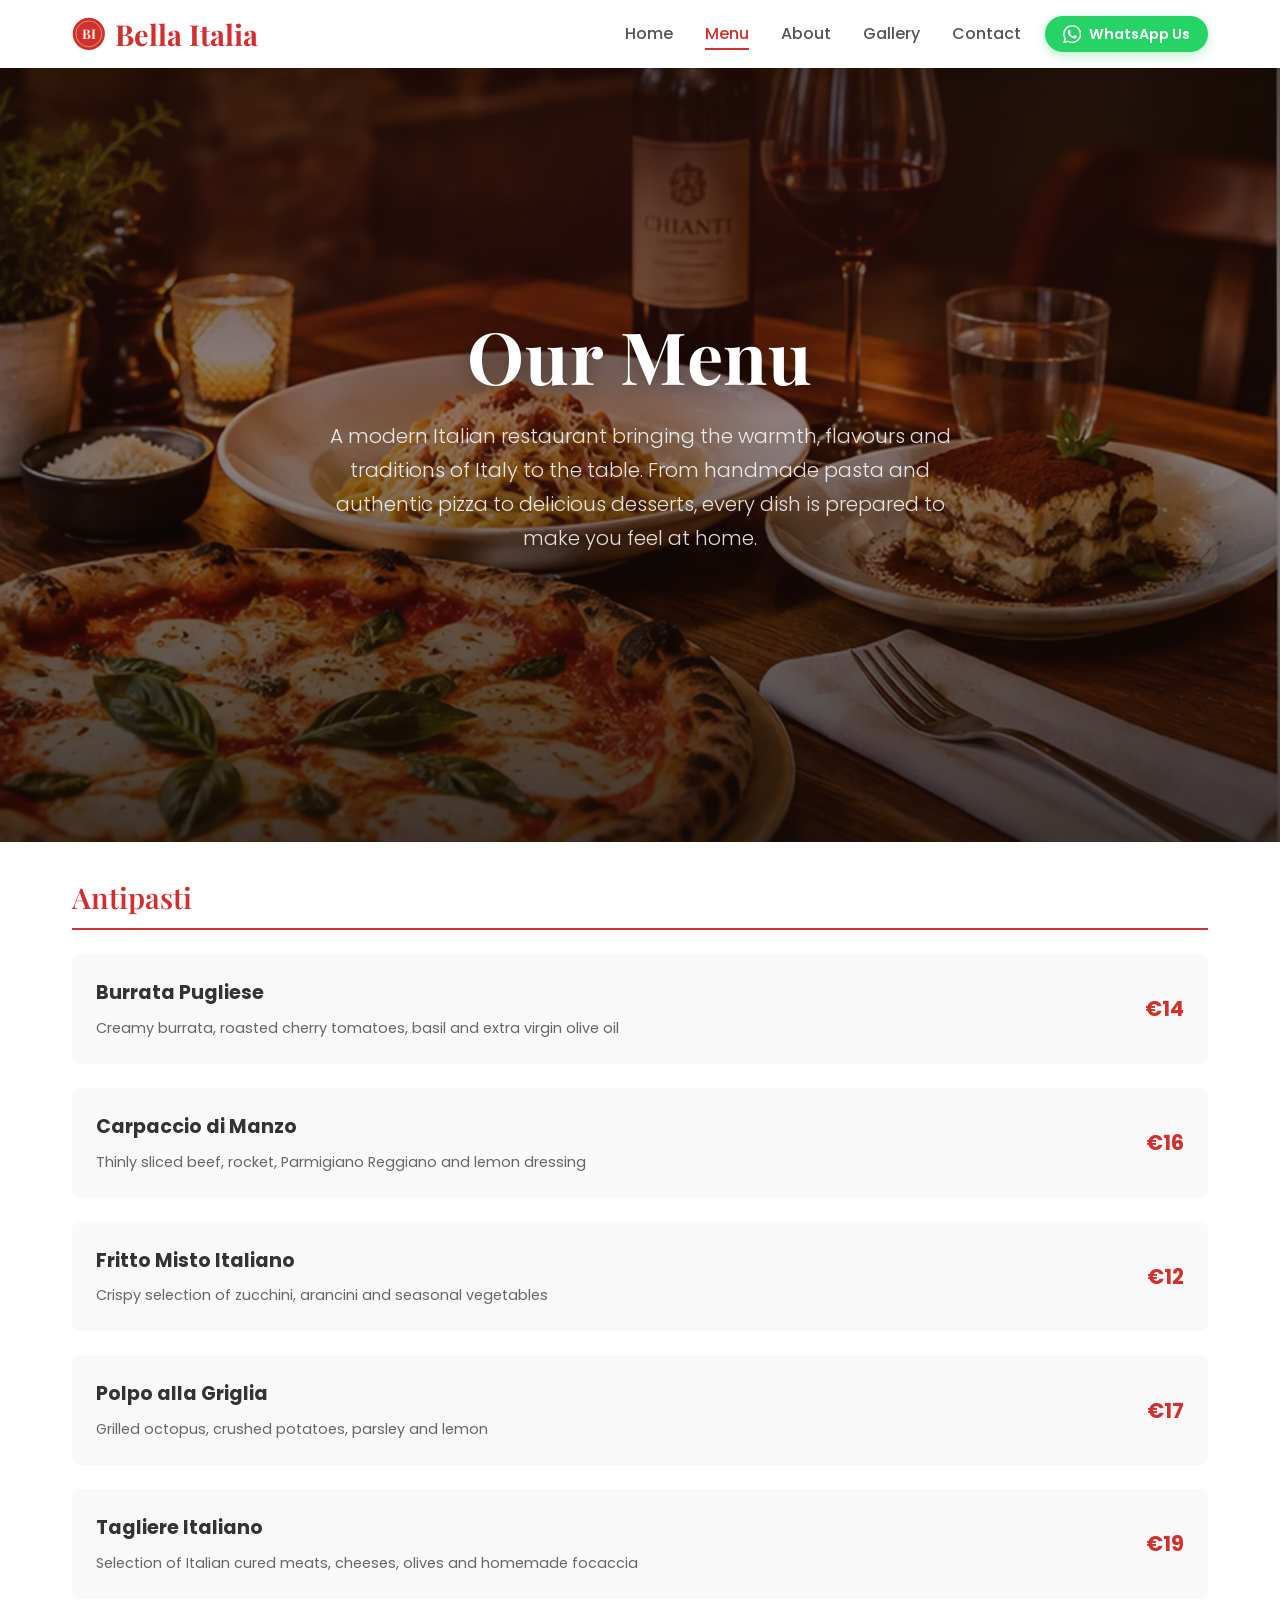
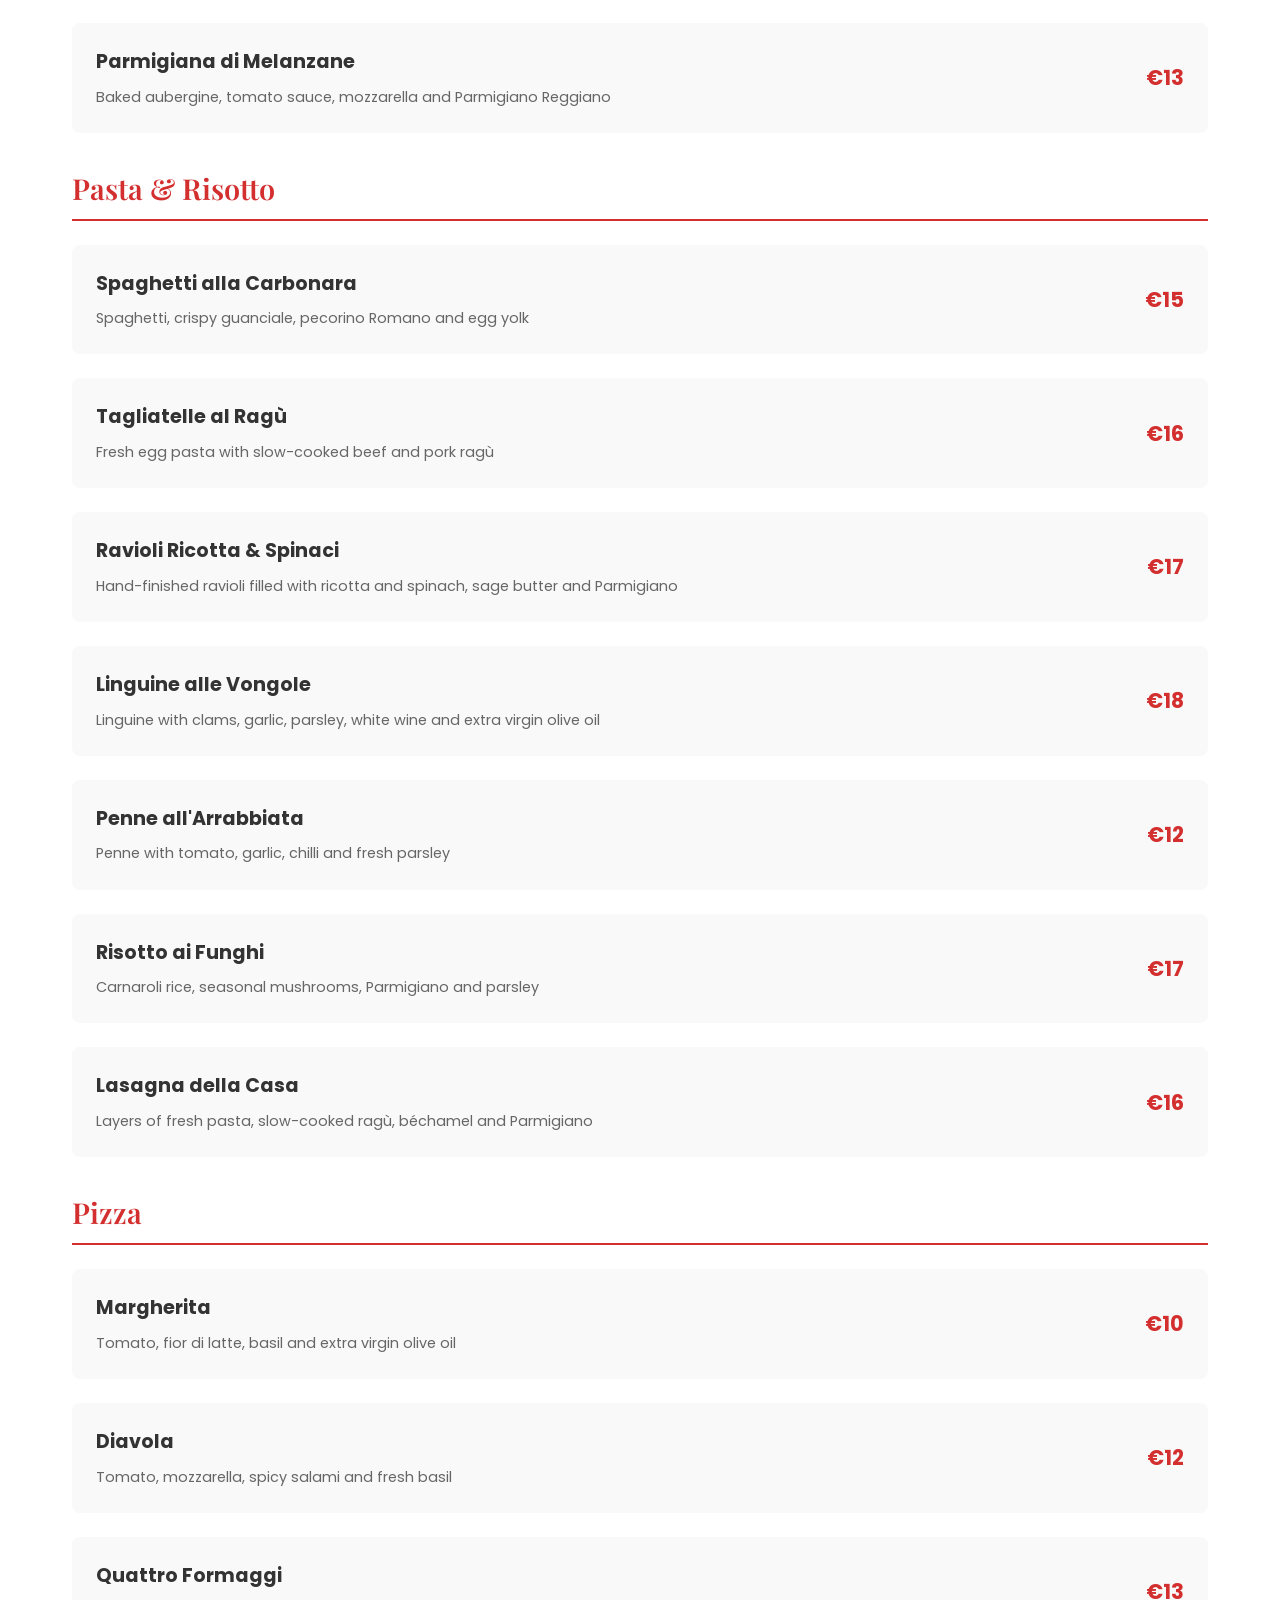
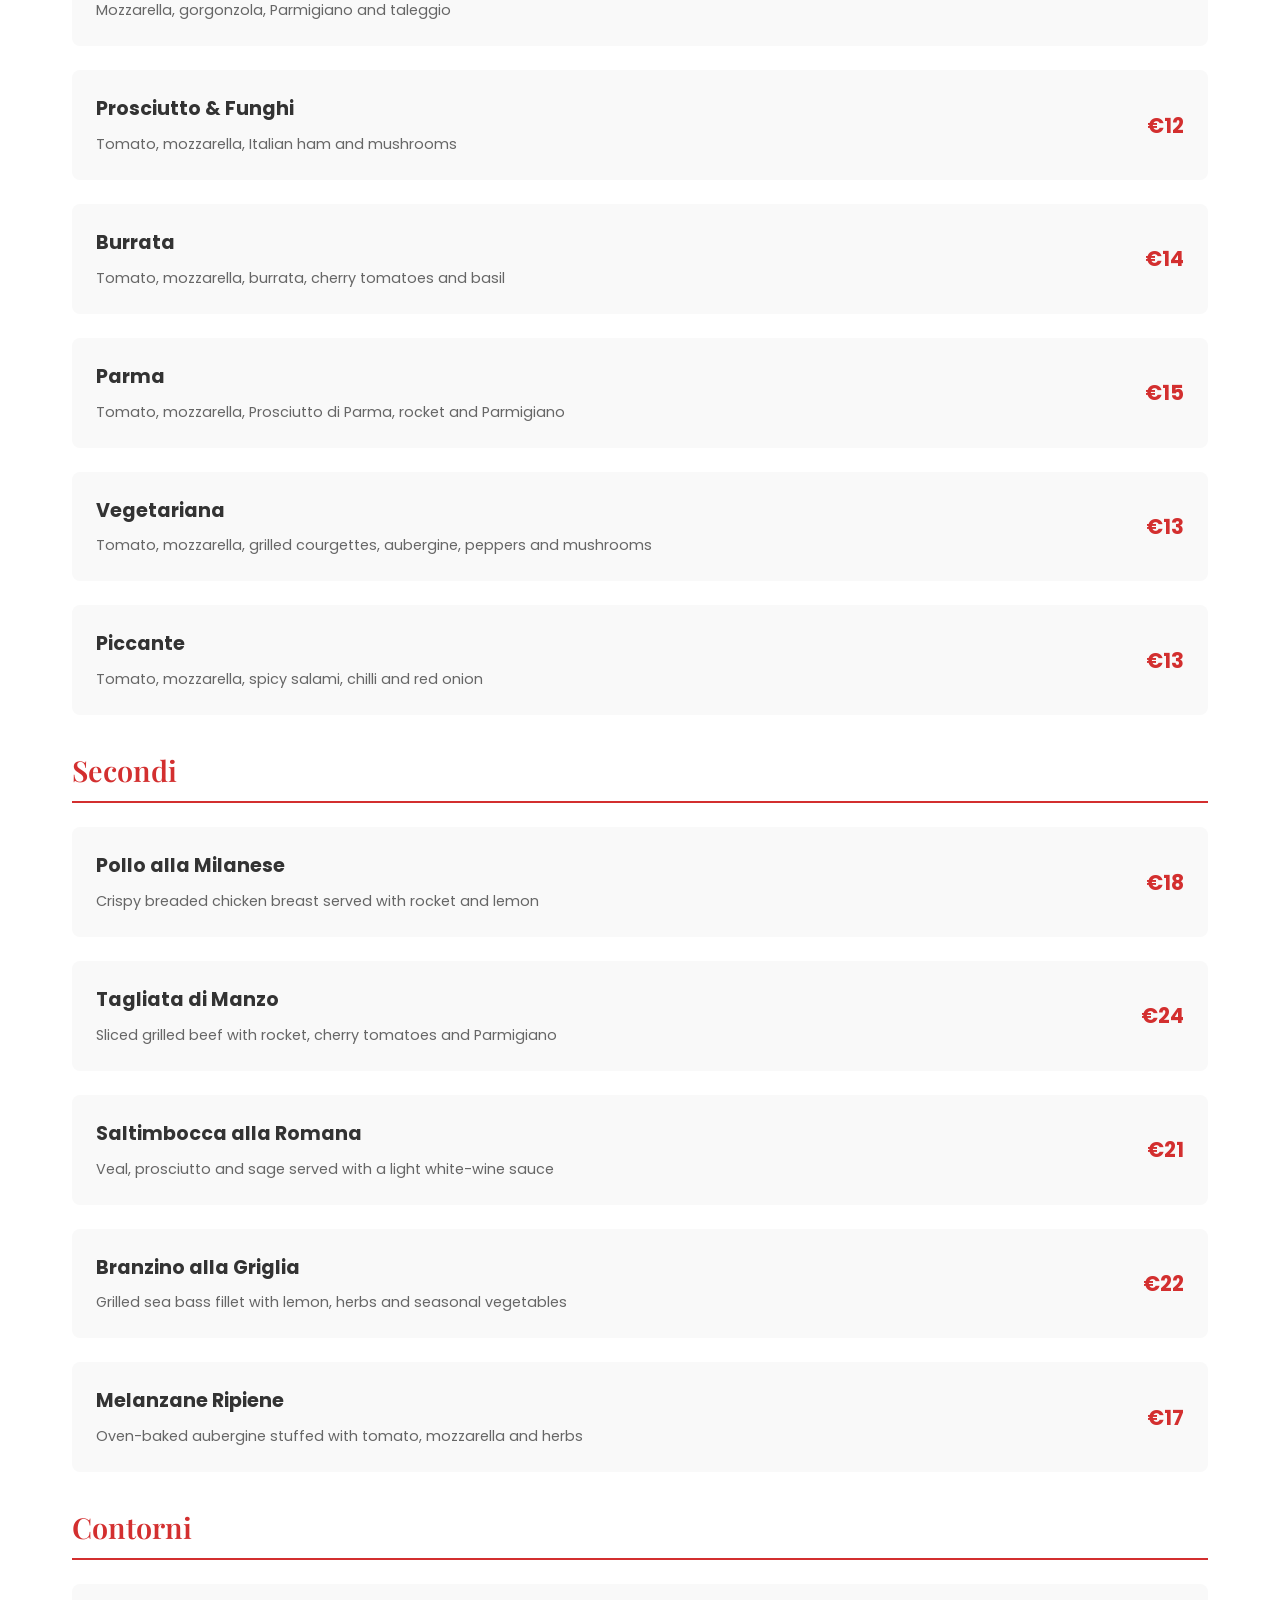
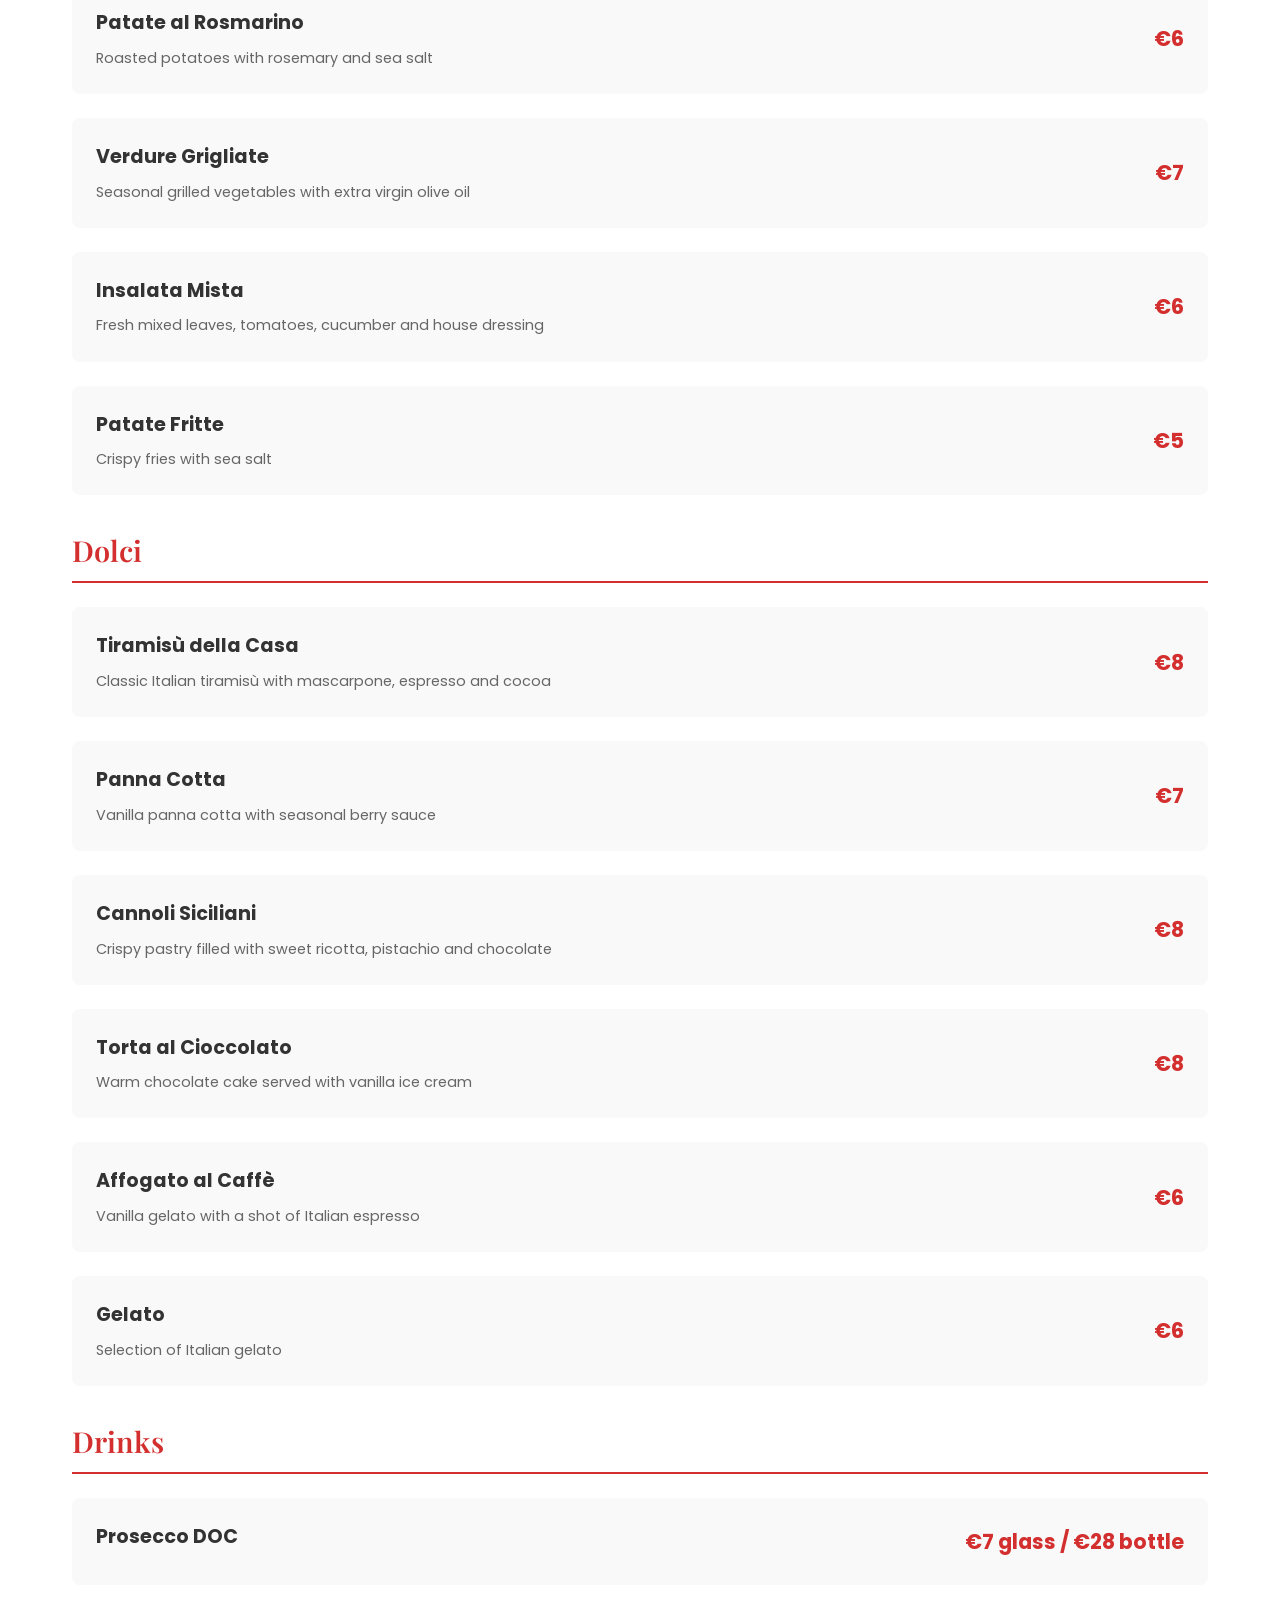
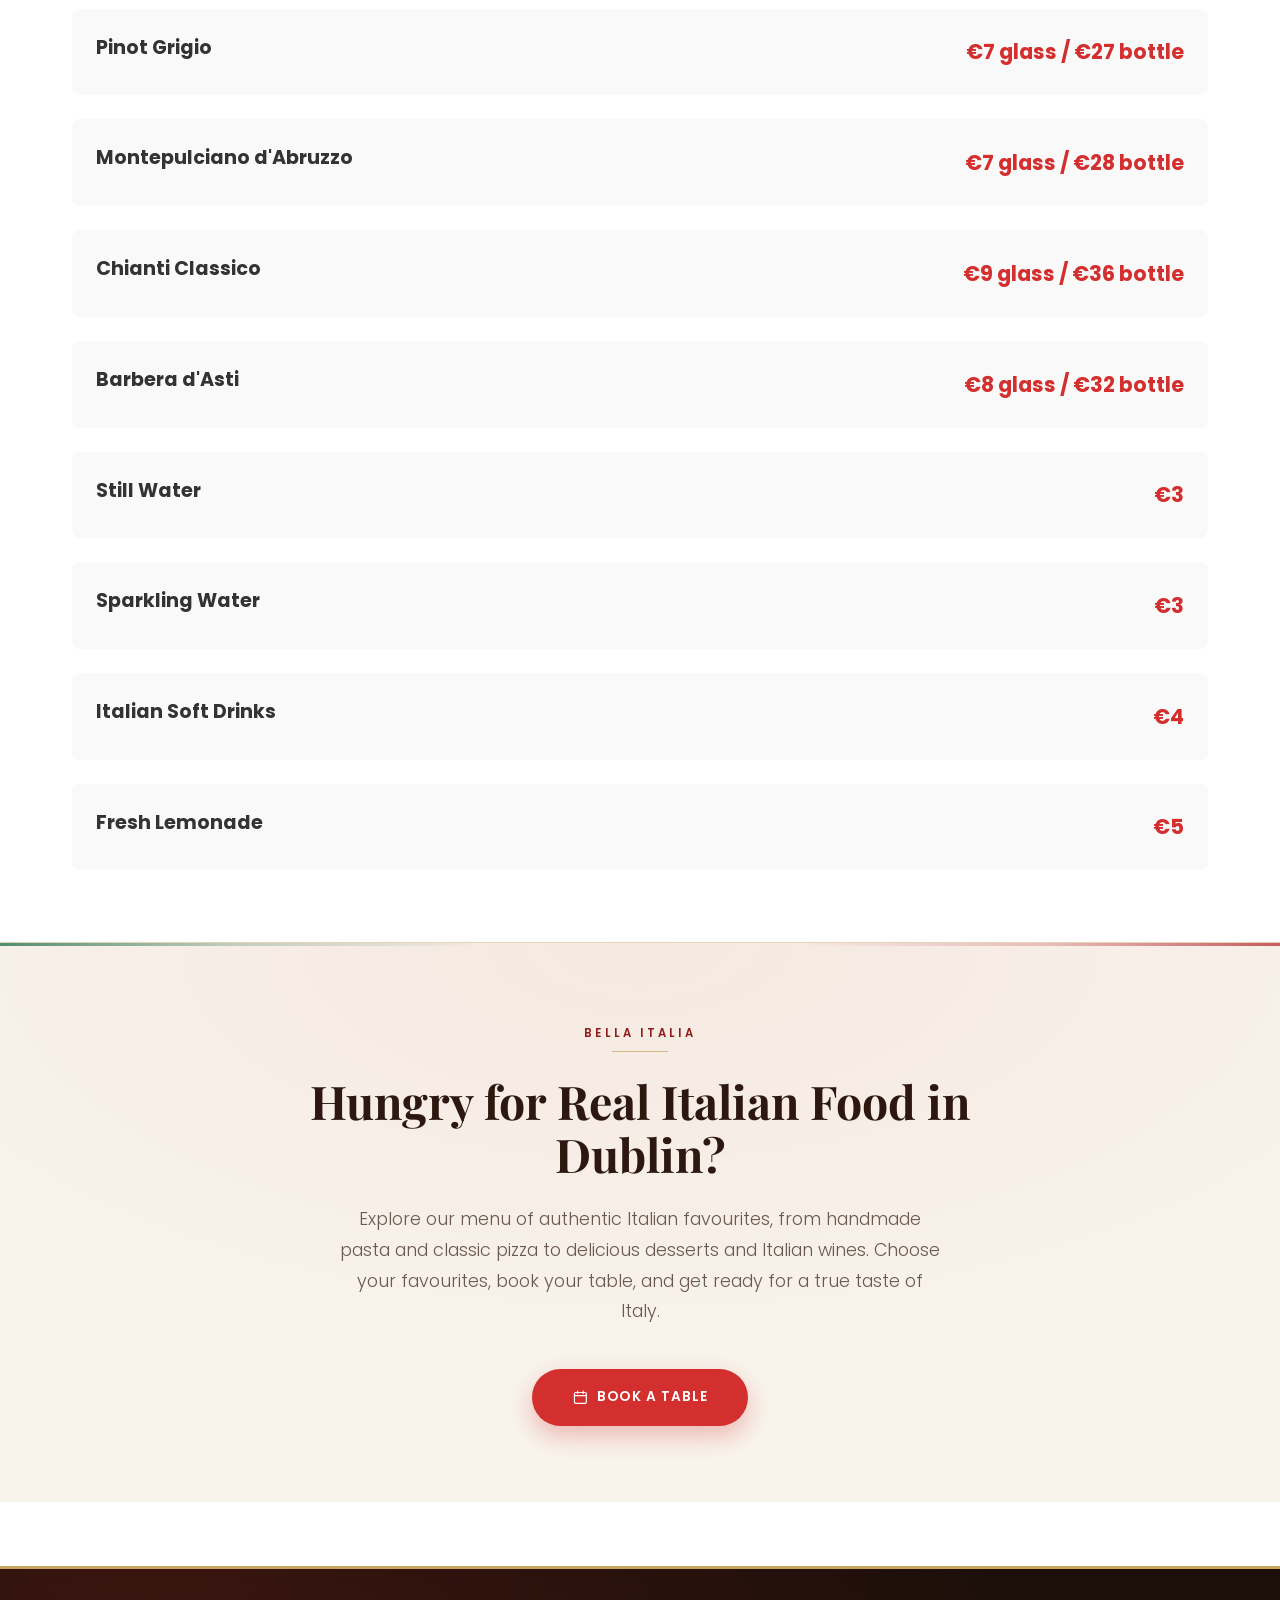
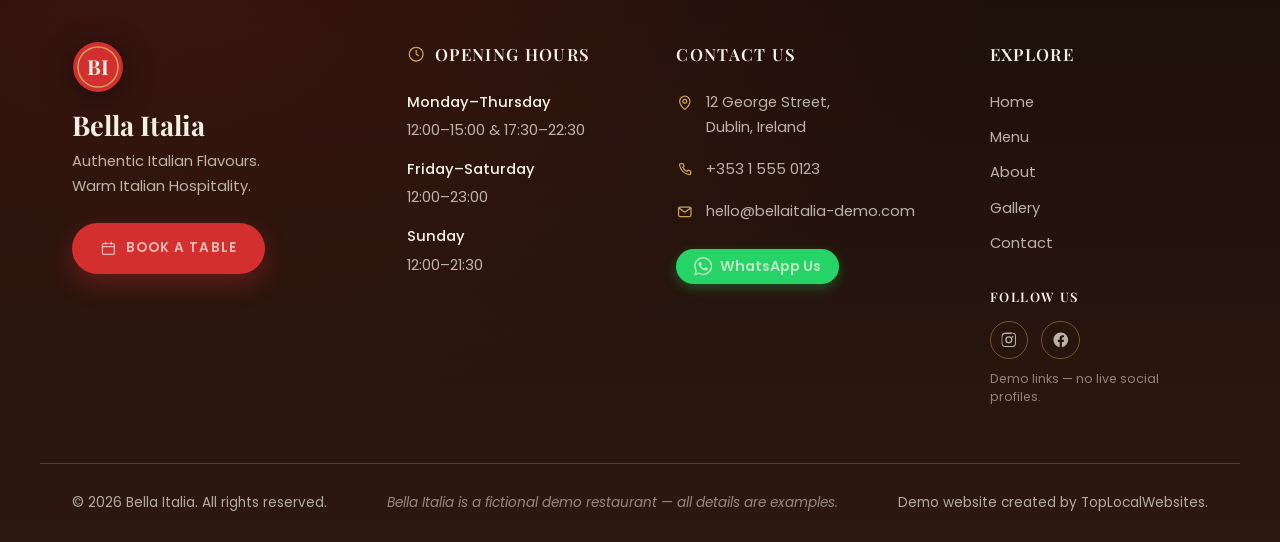
<file: menu.html>
<!doctype html>
<html lang="en">
  <head>
    <meta charset="UTF-8" />
    <meta name="viewport" content="width=device-width, initial-scale=1.0" />
    <title>Bella Italia - Menu</title>
    <meta
      name="description"
      content="Explore the Bella Italia menu featuring antipasti, pasta and risotto, pizza, secondi, contorni, dolci and drinks, all prepared with authentic Italian flavours."
    />
    <link rel="stylesheet" href="css/style.css" />
    <link rel="preconnect" href="https://fonts.googleapis.com" />
    <link rel="preconnect" href="https://fonts.gstatic.com" crossorigin />
    <link
      href="https://fonts.googleapis.com/css2?family=Playfair+Display:wght@400;500;600;700&family=Poppins:wght@300;400;500;600&display=swap"
      rel="stylesheet"
    />
  </head>
  <body>
    <header class="header">
      <nav class="nav-container">
        <div class="logo">
          <span class="logo-mark" aria-hidden="true">
            <svg
              viewBox="0 0 48 48"
              xmlns="http://www.w3.org/2000/svg"
              focusable="false"
            >
              <circle cx="24" cy="24" r="23" fill="#d32f2f" />
              <circle
                cx="24"
                cy="24"
                r="18.5"
                fill="none"
                stroke="#c8a45c"
                stroke-width="1.4"
              />
              <text
                x="24"
                y="31.5"
                text-anchor="middle"
                font-family="'Playfair Display', Georgia, serif"
                font-size="19"
                font-weight="700"
                fill="#f7f0e6"
              >
                BI
              </text>
            </svg>
          </span>
          <h1>Bella Italia</h1>
        </div>
        <div class="nav-right">
          <ul class="nav-links">
            <li><a href="index.html">Home</a></li>
            <li><a href="menu.html" class="active">Menu</a></li>
            <li><a href="about.html">About</a></li>
            <li><a href="gallery.html">Gallery</a></li>
            <li><a href="contact.html">Contact</a></li>
          </ul>
          <!-- DEMO PLACEHOLDER: Bella Italia's phone number is fictional.
                 Replace the placeholder number in the href below with the client's real
                 WhatsApp number in international format (digits only, no "+" or spaces). -->
          <a
            class="whatsapp-btn"
            href="https://wa.me/35315550123"
            target="_blank"
            rel="noopener noreferrer"
            aria-label="Chat with Bella Italia on WhatsApp (demo placeholder link)"
          >
            <span class="whatsapp-icon" aria-hidden="true">
              <svg
                viewBox="0 0 24 24"
                xmlns="http://www.w3.org/2000/svg"
                focusable="false"
              >
                <path
                  d="M17.472 14.382c-.297-.149-1.758-.867-2.03-.967-.273-.099-.471-.148-.67.15-.197.297-.767.966-.94 1.164-.173.199-.347.223-.644.075-.297-.15-1.255-.463-2.39-1.475-.883-.788-1.48-1.761-1.653-2.059-.173-.297-.018-.458.13-.606.134-.133.298-.347.446-.52.149-.174.198-.298.298-.497.099-.198.05-.371-.025-.52-.075-.149-.669-1.612-.916-2.207-.242-.579-.487-.5-.669-.51-.173-.008-.371-.01-.57-.01-.198 0-.52.074-.792.372-.272.297-1.04 1.016-1.04 2.479 0 1.462 1.065 2.875 1.213 3.074.149.198 2.096 3.2 5.077 4.487.709.306 1.262.489 1.694.625.712.227 1.36.195 1.871.118.571-.085 1.758-.719 2.006-1.413.248-.694.248-1.289.173-1.413-.074-.124-.272-.198-.57-.347m-5.421 7.403h-.004a9.87 9.87 0 01-5.031-1.378l-.361-.214-3.741.982.998-3.648-.235-.374a9.86 9.86 0 01-1.51-5.26c.001-5.45 4.436-9.884 9.888-9.884 2.64 0 5.122 1.03 6.988 2.898a9.825 9.825 0 012.893 6.994c-.003 5.45-4.437 9.884-9.885 9.884m8.413-18.297A11.815 11.815 0 0012.05 0C5.495 0 .16 5.335.157 11.892c0 2.096.547 4.142 1.588 5.945L.057 24l6.305-1.654a11.882 11.882 0 005.683 1.448h.005c6.554 0 11.89-5.335 11.893-11.893a11.821 11.821 0 00-3.48-8.413Z"
                />
              </svg>
            </span>
            <span class="whatsapp-text">WhatsApp Us</span>
          </a>
          <div class="mobile-menu-toggle">
            <span></span>
            <span></span>
            <span></span>
          </div>
        </div>
      </nav>
    </header>

    <main>
      <section class="hero hero-menu">
        <div class="hero-content">
          <h2 class="hero-title">Our Menu</h2>
          <p class="hero-subtitle">
            A modern Italian restaurant bringing the warmth, flavours and
            traditions of Italy to the table. From handmade pasta and authentic
            pizza to delicious desserts, every dish is prepared to make you feel
            at home.
          </p>
        </div>
      </section>

      <section class="menu-section">
        <h3>Antipasti</h3>
        <div class="menu-items">
          <div class="menu-item">
            <div class="menu-item-info">
              <h4>Burrata Pugliese</h4>
              <p>
                Creamy burrata, roasted cherry tomatoes, basil and extra virgin
                olive oil
              </p>
            </div>
            <div class="menu-item-price">€14</div>
          </div>
          <div class="menu-item">
            <div class="menu-item-info">
              <h4>Carpaccio di Manzo</h4>
              <p>
                Thinly sliced beef, rocket, Parmigiano Reggiano and lemon
                dressing
              </p>
            </div>
            <div class="menu-item-price">€16</div>
          </div>
          <div class="menu-item">
            <div class="menu-item-info">
              <h4>Fritto Misto Italiano</h4>
              <p>
                Crispy selection of zucchini, arancini and seasonal vegetables
              </p>
            </div>
            <div class="menu-item-price">€12</div>
          </div>
          <div class="menu-item">
            <div class="menu-item-info">
              <h4>Polpo alla Griglia</h4>
              <p>Grilled octopus, crushed potatoes, parsley and lemon</p>
            </div>
            <div class="menu-item-price">€17</div>
          </div>
          <div class="menu-item">
            <div class="menu-item-info">
              <h4>Tagliere Italiano</h4>
              <p>
                Selection of Italian cured meats, cheeses, olives and homemade
                focaccia
              </p>
            </div>
            <div class="menu-item-price">€19</div>
          </div>
          <div class="menu-item">
            <div class="menu-item-info">
              <h4>Parmigiana di Melanzane</h4>
              <p>
                Baked aubergine, tomato sauce, mozzarella and Parmigiano
                Reggiano
              </p>
            </div>
            <div class="menu-item-price">€13</div>
          </div>
        </div>
      </section>

      <section class="menu-section">
        <h3>Pasta & Risotto</h3>
        <div class="menu-items">
          <div class="menu-item">
            <div class="menu-item-info">
              <h4>Spaghetti alla Carbonara</h4>
              <p>Spaghetti, crispy guanciale, pecorino Romano and egg yolk</p>
            </div>
            <div class="menu-item-price">€15</div>
          </div>
          <div class="menu-item">
            <div class="menu-item-info">
              <h4>Tagliatelle al Ragù</h4>
              <p>Fresh egg pasta with slow-cooked beef and pork ragù</p>
            </div>
            <div class="menu-item-price">€16</div>
          </div>
          <div class="menu-item">
            <div class="menu-item-info">
              <h4>Ravioli Ricotta & Spinaci</h4>
              <p>
                Hand-finished ravioli filled with ricotta and spinach, sage
                butter and Parmigiano
              </p>
            </div>
            <div class="menu-item-price">€17</div>
          </div>
          <div class="menu-item">
            <div class="menu-item-info">
              <h4>Linguine alle Vongole</h4>
              <p>
                Linguine with clams, garlic, parsley, white wine and extra
                virgin olive oil
              </p>
            </div>
            <div class="menu-item-price">€18</div>
          </div>
          <div class="menu-item">
            <div class="menu-item-info">
              <h4>Penne all'Arrabbiata</h4>
              <p>Penne with tomato, garlic, chilli and fresh parsley</p>
            </div>
            <div class="menu-item-price">€12</div>
          </div>
          <div class="menu-item">
            <div class="menu-item-info">
              <h4>Risotto ai Funghi</h4>
              <p>Carnaroli rice, seasonal mushrooms, Parmigiano and parsley</p>
            </div>
            <div class="menu-item-price">€17</div>
          </div>
          <div class="menu-item">
            <div class="menu-item-info">
              <h4>Lasagna della Casa</h4>
              <p>
                Layers of fresh pasta, slow-cooked ragù, béchamel and Parmigiano
              </p>
            </div>
            <div class="menu-item-price">€16</div>
          </div>
        </div>
      </section>

      <section class="menu-section">
        <h3>Pizza</h3>
        <div class="menu-items">
          <div class="menu-item">
            <div class="menu-item-info">
              <h4>Margherita</h4>
              <p>Tomato, fior di latte, basil and extra virgin olive oil</p>
            </div>
            <div class="menu-item-price">€10</div>
          </div>
          <div class="menu-item">
            <div class="menu-item-info">
              <h4>Diavola</h4>
              <p>Tomato, mozzarella, spicy salami and fresh basil</p>
            </div>
            <div class="menu-item-price">€12</div>
          </div>
          <div class="menu-item">
            <div class="menu-item-info">
              <h4>Quattro Formaggi</h4>
              <p>Mozzarella, gorgonzola, Parmigiano and taleggio</p>
            </div>
            <div class="menu-item-price">€13</div>
          </div>
          <div class="menu-item">
            <div class="menu-item-info">
              <h4>Prosciutto & Funghi</h4>
              <p>Tomato, mozzarella, Italian ham and mushrooms</p>
            </div>
            <div class="menu-item-price">€12</div>
          </div>
          <div class="menu-item">
            <div class="menu-item-info">
              <h4>Burrata</h4>
              <p>Tomato, mozzarella, burrata, cherry tomatoes and basil</p>
            </div>
            <div class="menu-item-price">€14</div>
          </div>
          <div class="menu-item">
            <div class="menu-item-info">
              <h4>Parma</h4>
              <p>
                Tomato, mozzarella, Prosciutto di Parma, rocket and Parmigiano
              </p>
            </div>
            <div class="menu-item-price">€15</div>
          </div>
          <div class="menu-item">
            <div class="menu-item-info">
              <h4>Vegetariana</h4>
              <p>
                Tomato, mozzarella, grilled courgettes, aubergine, peppers and
                mushrooms
              </p>
            </div>
            <div class="menu-item-price">€13</div>
          </div>
          <div class="menu-item">
            <div class="menu-item-info">
              <h4>Piccante</h4>
              <p>Tomato, mozzarella, spicy salami, chilli and red onion</p>
            </div>
            <div class="menu-item-price">€13</div>
          </div>
        </div>
      </section>

      <section class="menu-section">
        <h3>Secondi</h3>
        <div class="menu-items">
          <div class="menu-item">
            <div class="menu-item-info">
              <h4>Pollo alla Milanese</h4>
              <p>Crispy breaded chicken breast served with rocket and lemon</p>
            </div>
            <div class="menu-item-price">€18</div>
          </div>
          <div class="menu-item">
            <div class="menu-item-info">
              <h4>Tagliata di Manzo</h4>
              <p>
                Sliced grilled beef with rocket, cherry tomatoes and Parmigiano
              </p>
            </div>
            <div class="menu-item-price">€24</div>
          </div>
          <div class="menu-item">
            <div class="menu-item-info">
              <h4>Saltimbocca alla Romana</h4>
              <p>
                Veal, prosciutto and sage served with a light white-wine sauce
              </p>
            </div>
            <div class="menu-item-price">€21</div>
          </div>
          <div class="menu-item">
            <div class="menu-item-info">
              <h4>Branzino alla Griglia</h4>
              <p>
                Grilled sea bass fillet with lemon, herbs and seasonal
                vegetables
              </p>
            </div>
            <div class="menu-item-price">€22</div>
          </div>
          <div class="menu-item">
            <div class="menu-item-info">
              <h4>Melanzane Ripiene</h4>
              <p>
                Oven-baked aubergine stuffed with tomato, mozzarella and herbs
              </p>
            </div>
            <div class="menu-item-price">€17</div>
          </div>
        </div>
      </section>

      <section class="menu-section">
        <h3>Contorni</h3>
        <div class="menu-items">
          <div class="menu-item">
            <div class="menu-item-info">
              <h4>Patate al Rosmarino</h4>
              <p>Roasted potatoes with rosemary and sea salt</p>
            </div>
            <div class="menu-item-price">€6</div>
          </div>
          <div class="menu-item">
            <div class="menu-item-info">
              <h4>Verdure Grigliate</h4>
              <p>Seasonal grilled vegetables with extra virgin olive oil</p>
            </div>
            <div class="menu-item-price">€7</div>
          </div>
          <div class="menu-item">
            <div class="menu-item-info">
              <h4>Insalata Mista</h4>
              <p>Fresh mixed leaves, tomatoes, cucumber and house dressing</p>
            </div>
            <div class="menu-item-price">€6</div>
          </div>
          <div class="menu-item">
            <div class="menu-item-info">
              <h4>Patate Fritte</h4>
              <p>Crispy fries with sea salt</p>
            </div>
            <div class="menu-item-price">€5</div>
          </div>
        </div>
      </section>

      <section class="menu-section">
        <h3>Dolci</h3>
        <div class="menu-items">
          <div class="menu-item">
            <div class="menu-item-info">
              <h4>Tiramisù della Casa</h4>
              <p>
                Classic Italian tiramisù with mascarpone, espresso and cocoa
              </p>
            </div>
            <div class="menu-item-price">€8</div>
          </div>
          <div class="menu-item">
            <div class="menu-item-info">
              <h4>Panna Cotta</h4>
              <p>Vanilla panna cotta with seasonal berry sauce</p>
            </div>
            <div class="menu-item-price">€7</div>
          </div>
          <div class="menu-item">
            <div class="menu-item-info">
              <h4>Cannoli Siciliani</h4>
              <p>
                Crispy pastry filled with sweet ricotta, pistachio and chocolate
              </p>
            </div>
            <div class="menu-item-price">€8</div>
          </div>
          <div class="menu-item">
            <div class="menu-item-info">
              <h4>Torta al Cioccolato</h4>
              <p>Warm chocolate cake served with vanilla ice cream</p>
            </div>
            <div class="menu-item-price">€8</div>
          </div>
          <div class="menu-item">
            <div class="menu-item-info">
              <h4>Affogato al Caffè</h4>
              <p>Vanilla gelato with a shot of Italian espresso</p>
            </div>
            <div class="menu-item-price">€6</div>
          </div>
          <div class="menu-item">
            <div class="menu-item-info">
              <h4>Gelato</h4>
              <p>Selection of Italian gelato</p>
            </div>
            <div class="menu-item-price">€6</div>
          </div>
        </div>
      </section>

      <section class="menu-section">
        <h3>Drinks</h3>
        <div class="menu-items">
          <div class="menu-item">
            <div class="menu-item-info">
              <h4>Prosecco DOC</h4>
            </div>
            <div class="menu-item-price">€7 glass / €28 bottle</div>
          </div>
          <div class="menu-item">
            <div class="menu-item-info">
              <h4>Pinot Grigio</h4>
            </div>
            <div class="menu-item-price">€7 glass / €27 bottle</div>
          </div>
          <div class="menu-item">
            <div class="menu-item-info">
              <h4>Montepulciano d'Abruzzo</h4>
            </div>
            <div class="menu-item-price">€7 glass / €28 bottle</div>
          </div>
          <div class="menu-item">
            <div class="menu-item-info">
              <h4>Chianti Classico</h4>
            </div>
            <div class="menu-item-price">€9 glass / €36 bottle</div>
          </div>
          <div class="menu-item">
            <div class="menu-item-info">
              <h4>Barbera d'Asti</h4>
            </div>
            <div class="menu-item-price">€8 glass / €32 bottle</div>
          </div>
          <div class="menu-item">
            <div class="menu-item-info">
              <h4>Still Water</h4>
            </div>
            <div class="menu-item-price">€3</div>
          </div>
          <div class="menu-item">
            <div class="menu-item-info">
              <h4>Sparkling Water</h4>
            </div>
            <div class="menu-item-price">€3</div>
          </div>
          <div class="menu-item">
            <div class="menu-item-info">
              <h4>Italian Soft Drinks</h4>
            </div>
            <div class="menu-item-price">€4</div>
          </div>
          <div class="menu-item">
            <div class="menu-item-info">
              <h4>Fresh Lemonade</h4>
            </div>
            <div class="menu-item-price">€5</div>
          </div>
        </div>
      </section>

      <!-- Closing call-to-action (shared design with the About page) -->
      <section class="cta-band" aria-labelledby="cta-heading">
        <div class="cta-band-inner">
          <p class="cta-eyebrow">Bella Italia</p>
          <h2 class="cta-heading" id="cta-heading">
            Hungry for Real Italian Food in Dublin?
          </h2>
          <p class="cta-text">
            Explore our menu of authentic Italian favourites, from handmade
            pasta and classic pizza to delicious desserts and Italian wines.
            Choose your favourites, book your table, and get ready for a true
            taste of Italy.
          </p>
          <div class="cta-actions">
            <a
              href="contact.html"
              class="btn btn-primary cta-btn"
              data-booking-link
            >
              <span class="cta-icon" aria-hidden="true">
                <svg
                  viewBox="0 0 24 24"
                  fill="none"
                  stroke="currentColor"
                  stroke-width="1.7"
                  stroke-linecap="round"
                  stroke-linejoin="round"
                  xmlns="http://www.w3.org/2000/svg"
                  focusable="false"
                >
                  <rect x="3.5" y="5" width="17" height="15.5" rx="2" />
                  <path d="M3.5 9.5h17M8 3v3.5M16 3v3.5" />
                </svg>
              </span>
              Book a Table
            </a>
          </div>
        </div>
      </section>
    </main>

    <footer class="footer">
      <div class="footer-content">
        <!-- Brand / logo area -->
        <div class="footer-section footer-brand">
          <span class="footer-logo-mark" aria-hidden="true">
            <svg
              viewBox="0 0 48 48"
              xmlns="http://www.w3.org/2000/svg"
              focusable="false"
            >
              <circle cx="24" cy="24" r="23" fill="#d32f2f" />
              <circle
                cx="24"
                cy="24"
                r="18.5"
                fill="none"
                stroke="#c8a45c"
                stroke-width="1.4"
              />
              <text
                x="24"
                y="31.5"
                text-anchor="middle"
                font-family="'Playfair Display', Georgia, serif"
                font-size="19"
                font-weight="700"
                fill="#f7f0e6"
              >
                BI
              </text>
            </svg>
          </span>
          <p class="footer-brand-name">Bella Italia</p>
          <p class="footer-tagline">
            Authentic Italian Flavours.<br />Warm Italian Hospitality.
          </p>
          <a
            href="contact.html"
            class="btn btn-primary footer-cta"
            data-booking-link
          >
            <span class="footer-icon" aria-hidden="true">
              <svg
                viewBox="0 0 24 24"
                fill="none"
                stroke="currentColor"
                stroke-width="1.7"
                stroke-linecap="round"
                stroke-linejoin="round"
                xmlns="http://www.w3.org/2000/svg"
                focusable="false"
              >
                <rect x="3.5" y="5" width="17" height="15.5" rx="2" />
                <path d="M3.5 9.5h17M8 3v3.5M16 3v3.5" />
              </svg>
            </span>
            Book a Table
          </a>
        </div>

        <!-- Opening hours -->
        <div class="footer-section">
          <h3 class="footer-heading">
            <span class="footer-icon" aria-hidden="true">
              <svg
                viewBox="0 0 24 24"
                fill="none"
                stroke="currentColor"
                stroke-width="1.7"
                stroke-linecap="round"
                stroke-linejoin="round"
                xmlns="http://www.w3.org/2000/svg"
                focusable="false"
              >
                <circle cx="12" cy="12" r="9" />
                <path d="M12 7.2V12l3 1.8" />
              </svg>
            </span>
            Opening Hours
          </h3>
          <ul class="footer-hours">
            <li>
              <span class="footer-hours-day">Monday&ndash;Thursday</span>
              <span class="footer-hours-time"
                >12:00&ndash;15:00 & 17:30&ndash;22:30</span
              >
            </li>
            <li>
              <span class="footer-hours-day">Friday&ndash;Saturday</span>
              <span class="footer-hours-time">12:00&ndash;23:00</span>
            </li>
            <li>
              <span class="footer-hours-day">Sunday</span>
              <span class="footer-hours-time">12:00&ndash;21:30</span>
            </li>
          </ul>
        </div>

        <!-- Contact details -->
        <div class="footer-section">
          <h3 class="footer-heading">Contact Us</h3>
          <ul class="footer-contact">
            <li>
              <span class="footer-icon" aria-hidden="true">
                <svg
                  viewBox="0 0 24 24"
                  fill="none"
                  stroke="currentColor"
                  stroke-width="1.7"
                  stroke-linecap="round"
                  stroke-linejoin="round"
                  xmlns="http://www.w3.org/2000/svg"
                  focusable="false"
                >
                  <path d="M12 21s7-5.6 7-11a7 7 0 1 0-14 0c0 5.4 7 11 7 11Z" />
                  <circle cx="12" cy="10" r="2.6" />
                </svg>
              </span>
              <span>12 George Street,<br />Dublin, Ireland</span>
            </li>
            <li>
              <span class="footer-icon" aria-hidden="true">
                <svg
                  viewBox="0 0 24 24"
                  fill="none"
                  stroke="currentColor"
                  stroke-width="1.7"
                  stroke-linecap="round"
                  stroke-linejoin="round"
                  xmlns="http://www.w3.org/2000/svg"
                  focusable="false"
                >
                  <path
                    d="M6.6 3.5h3l1.5 3.6-1.9 1.4a12.8 12.8 0 0 0 5.8 5.8l1.4-1.9 3.6 1.5v3c0 1-.8 1.8-1.8 1.8A16.4 16.4 0 0 1 4.8 5.3c0-1 .8-1.8 1.8-1.8Z"
                  />
                </svg>
              </span>
              <a href="tel:+35315550123">+353 1 555 0123</a>
            </li>
            <li>
              <span class="footer-icon" aria-hidden="true">
                <svg
                  viewBox="0 0 24 24"
                  fill="none"
                  stroke="currentColor"
                  stroke-width="1.7"
                  stroke-linecap="round"
                  stroke-linejoin="round"
                  xmlns="http://www.w3.org/2000/svg"
                  focusable="false"
                >
                  <rect x="3.5" y="5.5" width="17" height="13" rx="2" />
                  <path d="m4 7 8 5.5L20 7" />
                </svg>
              </span>
              <a href="mailto:hello@bellaitalia-demo.com"
                >hello@bellaitalia-demo.com</a
              >
            </li>
          </ul>
          <!-- DEMO PLACEHOLDER: Bella Italia's phone number is fictional.
                     Replace the placeholder number in the href below with the client's real
                     WhatsApp number in international format (digits only, no "+" or spaces). -->
          <a
            class="whatsapp-btn footer-whatsapp"
            href="https://wa.me/35315550123"
            target="_blank"
            rel="noopener noreferrer"
            aria-label="Chat with Bella Italia on WhatsApp (demo placeholder link)"
          >
            <span class="whatsapp-icon" aria-hidden="true">
              <svg
                viewBox="0 0 24 24"
                xmlns="http://www.w3.org/2000/svg"
                focusable="false"
              >
                <path
                  d="M17.472 14.382c-.297-.149-1.758-.867-2.03-.967-.273-.099-.471-.148-.67.15-.197.297-.767.966-.94 1.164-.173.199-.347.223-.644.075-.297-.15-1.255-.463-2.39-1.475-.883-.788-1.48-1.761-1.653-2.059-.173-.297-.018-.458.13-.606.134-.133.298-.347.446-.52.149-.174.198-.298.298-.497.099-.198.05-.371-.025-.52-.075-.149-.669-1.612-.916-2.207-.242-.579-.487-.5-.669-.51-.173-.008-.371-.01-.57-.01-.198 0-.52.074-.792.372-.272.297-1.04 1.016-1.04 2.479 0 1.462 1.065 2.875 1.213 3.074.149.198 2.096 3.2 5.077 4.487.709.306 1.262.489 1.694.625.712.227 1.36.195 1.871.118.571-.085 1.758-.719 2.006-1.413.248-.694.248-1.289.173-1.413-.074-.124-.272-.198-.57-.347m-5.421 7.403h-.004a9.87 9.87 0 01-5.031-1.378l-.361-.214-3.741.982.998-3.648-.235-.374a9.86 9.86 0 01-1.51-5.26c.001-5.45 4.436-9.884 9.888-9.884 2.64 0 5.122 1.03 6.988 2.898a9.825 9.825 0 012.893 6.994c-.003 5.45-4.437 9.884-9.885 9.884m8.413-18.297A11.815 11.815 0 0012.05 0C5.495 0 .16 5.335.157 11.892c0 2.096.547 4.142 1.588 5.945L.057 24l6.305-1.654a11.882 11.882 0 005.683 1.448h.005c6.554 0 11.89-5.335 11.893-11.893a11.821 11.821 0 00-3.48-8.413Z"
                />
              </svg>
            </span>
            <span class="whatsapp-text">WhatsApp Us</span>
          </a>
        </div>

        <!-- Navigation + social -->
        <div class="footer-section">
          <h3 class="footer-heading">Explore</h3>
          <nav class="footer-nav" aria-label="Footer navigation">
            <ul class="footer-links">
              <li><a href="index.html">Home</a></li>
              <li><a href="menu.html">Menu</a></li>
              <li><a href="about.html">About</a></li>
              <li><a href="gallery.html">Gallery</a></li>
              <li><a href="contact.html">Contact</a></li>
            </ul>
          </nav>
          <h4 class="footer-subheading">Follow Us</h4>
          <div class="footer-social">
            <a
              href="#"
              class="footer-social-link"
              aria-label="Bella Italia on Instagram (demo placeholder link, no live profile yet)"
            >
              <svg
                viewBox="0 0 24 24"
                fill="currentColor"
                xmlns="http://www.w3.org/2000/svg"
                focusable="false"
              >
                <path
                  d="M12 2.2c3.2 0 3.58.01 4.85.07 1.17.05 1.8.25 2.23.41.56.22.96.48 1.38.9.42.42.68.82.9 1.38.16.43.36 1.06.41 2.23.06 1.27.07 1.65.07 4.85s-.01 3.58-.07 4.85c-.05 1.17-.25 1.8-.41 2.23a3.7 3.7 0 0 1-.9 1.38c-.42.42-.82.68-1.38.9-.43.16-1.06.36-2.23.41-1.27.06-1.65.07-4.85.07s-3.58-.01-4.85-.07c-1.17-.05-1.8-.25-2.23-.41a3.7 3.7 0 0 1-1.38-.9 3.7 3.7 0 0 1-.9-1.38c-.16-.43-.36-1.06-.41-2.23C2.21 15.58 2.2 15.2 2.2 12s.01-3.58.07-4.85c.05-1.17.25-1.8.41-2.23.22-.56.48-.96.9-1.38.42-.42.82-.68 1.38-.9.43-.16 1.06-.36 2.23-.41C8.42 2.21 8.8 2.2 12 2.2Zm0 1.8c-3.14 0-3.51.01-4.75.07-.91.04-1.4.19-1.73.32-.43.17-.74.37-1.06.69-.32.32-.52.63-.69 1.06-.13.33-.28.82-.32 1.73C3.21 8.49 3.2 8.86 3.2 12s.01 3.51.07 4.75c.04.91.19 1.4.32 1.73.17.43.37.74.69 1.06.32.32.63.52 1.06.69.33.13.82.28 1.73.32 1.24.06 1.61.07 4.75.07s3.51-.01 4.75-.07c.91-.04 1.4-.19 1.73-.32.43-.17.74-.37 1.06-.69.32-.32.52-.63.69-1.06.13-.33.28-.82.32-1.73.06-1.24.07-1.61.07-4.75s-.01-3.51-.07-4.75c-.04-.91-.19-1.4-.32-1.73a2.9 2.9 0 0 0-.69-1.06 2.9 2.9 0 0 0-1.06-.69c-.33-.13-.82-.28-1.73-.32C15.51 4.01 15.14 4 12 4Zm0 3.1a4.9 4.9 0 1 1 0 9.8 4.9 4.9 0 0 1 0-9.8Zm0 1.8a3.1 3.1 0 1 0 0 6.2 3.1 3.1 0 0 0 0-6.2Zm5.15-2.15a1.15 1.15 0 1 1 0 2.3 1.15 1.15 0 0 1 0-2.3Z"
                />
              </svg>
            </a>
            <a
              href="#"
              class="footer-social-link"
              aria-label="Bella Italia on Facebook (demo placeholder link, no live profile yet)"
            >
              <svg
                viewBox="0 0 24 24"
                fill="currentColor"
                xmlns="http://www.w3.org/2000/svg"
                focusable="false"
              >
                <path
                  d="M22 12.06C22 6.5 17.52 2 12 2S2 6.5 2 12.06c0 5.02 3.66 9.18 8.44 9.94v-7.03H7.9v-2.9h2.54V9.85c0-2.52 1.49-3.91 3.77-3.91 1.09 0 2.24.2 2.24.2v2.46h-1.26c-1.24 0-1.63.78-1.63 1.57v1.89h2.78l-.44 2.9h-2.34V22c4.78-.76 8.44-4.92 8.44-9.94Z"
                />
              </svg>
            </a>
          </div>
          <p class="footer-demo-note">
            Demo links &mdash; no live social profiles.
          </p>
        </div>
      </div>

      <div class="footer-bottom">
        <p class="footer-legal">
          &copy; 2026 Bella Italia. All rights reserved.
        </p>
        <p class="footer-demo">
          Bella Italia is a fictional demo restaurant &mdash; all details are
          examples.
        </p>
        <p class="footer-credit">Demo website created by TopLocalWebsites.</p>
      </div>
    </footer>

    <script src="js/script.js"></script>
  </body>
</html>
</file>
<file: css/style.css>
* {
  margin: 0;
  padding: 0;
  box-sizing: border-box;
}

/* Brand & hero design tokens */
:root {
  /* Core palette (kept aligned with the existing red/warm identity) */
  --color-primary: #d32f2f;
  --color-primary-dark: #b71c1c;
  --color-primary-deep: #8d1b1b;
  --color-ink: #2c1810;
  --color-ink-deep: #150b07;
  --color-cream: #f7f0e6;
  --color-gold: #c8a45c;

  /* Hero layer tokens.
       To use the real restaurant photograph later, replace --hero-image with:
       url('images/hero-image.jpg')
       No other structural change is needed. */
  --hero-image: url("../images/hero-image.webp");
  --hero-overlay: linear-gradient(
    180deg,
    rgba(21, 11, 7, 0.74) 0%,
    rgba(21, 11, 7, 0.46) 45%,
    rgba(21, 11, 7, 0.82) 100%
  );
  --hero-warm-glow: radial-gradient(
    120% 90% at 50% 12%,
    rgba(211, 47, 47, 0.3) 0%,
    rgba(211, 47, 47, 0) 62%
  );
  --hero-text: #ffffff;
  --hero-muted: rgba(255, 255, 255, 0.86);
  --hero-max-width: 900px;
}

body {
  font-family: "Poppins", sans-serif;
  line-height: 1.6;
  color: #333;
  background-color: #fff;
}

h1,
h2,
h3 {
  font-family: "Playfair Display", serif;
  font-weight: 600;
  color: #2c1810;
}

a {
  text-decoration: none;
  color: inherit;
  transition: color 0.3s ease;
}

ul {
  list-style: none;
}

img {
  max-width: 100%;
  height: auto;
  display: block;
}

/* Header Styles */
.header {
  background-color: #fff;
  box-shadow: 0 2px 10px rgba(0, 0, 0, 0.1);
  position: sticky;
  top: 0;
  z-index: 1000;
  padding: 1rem 0;
}

.nav-container {
  max-width: 1200px;
  margin: 0 auto;
  padding: 0 2rem;
  display: flex;
  justify-content: space-between;
  align-items: center;
}

.logo {
  display: flex;
  align-items: center;
  gap: 0.6rem;
}

.logo h1 {
  font-size: 1.8rem;
  color: #d32f2f;
  font-weight: 700;
  line-height: 1;
}

/* Simple inline-SVG Bella Italia emblem. Small, elegant and legible at
   navigation size; it scales cleanly on desktop, tablet and mobile. */
.logo-mark {
  display: inline-flex;
  width: 2.1rem;
  height: 2.1rem;
  flex-shrink: 0;
}

.logo-mark svg {
  width: 100%;
  height: 100%;
  display: block;
}

/* Groups the navigation links and the WhatsApp call-to-action so they sit
   together at the top-right on desktop and stay clear of the mobile menu
   button on small screens. */
.nav-right {
  display: flex;
  align-items: center;
  gap: 1.5rem;
}

.nav-links {
  display: flex;
  gap: 2rem;
}

.nav-links a {
  font-weight: 500;
  color: #555;
  position: relative;
}

.nav-links a:hover,
.nav-links a.active {
  color: #d32f2f;
}

.nav-links a.active::after {
  content: "";
  position: absolute;
  bottom: -5px;
  left: 0;
  width: 100%;
  height: 2px;
  background-color: #d32f2f;
}

/* WhatsApp call-to-action. The green is used only so the WhatsApp CTA stays
   immediately recognisable, as allowed by the brief. The number it points to
   is a demo placeholder and must be replaced with the client's real number. */
.whatsapp-btn {
  display: inline-flex;
  align-items: center;
  gap: 0.5rem;
  padding: 0.55rem 1.1rem;
  background-color: #25d366;
  color: #ffffff;
  font-family: "Poppins", sans-serif;
  font-size: 0.9rem;
  font-weight: 600;
  line-height: 1;
  white-space: nowrap;
  border-radius: 999px;
  box-shadow: 0 4px 12px rgba(37, 211, 102, 0.3);
  transition:
    background-color 0.25s ease,
    transform 0.25s ease,
    box-shadow 0.25s ease;
}

.whatsapp-btn:hover,
.whatsapp-btn:focus-visible {
  background-color: #1da851;
  color: #ffffff;
  transform: translateY(-1px);
  box-shadow: 0 6px 16px rgba(37, 211, 102, 0.4);
}

.whatsapp-btn:focus-visible {
  outline: 2px solid var(--color-gold);
  outline-offset: 3px;
}

.whatsapp-icon {
  display: inline-flex;
  width: 1.15rem;
  height: 1.15rem;
  flex-shrink: 0;
}

.whatsapp-icon svg {
  width: 100%;
  height: 100%;
  display: block;
  fill: currentColor;
}

.mobile-menu-toggle {
  display: none;
  flex-direction: column;
  cursor: pointer;
}

.mobile-menu-toggle span {
  width: 25px;
  height: 3px;
  background-color: #333;
  margin: 3px 0;
  transition: 0.3s;
}

/* Hero Section */
.hero {
  position: relative;
  isolation: isolate;
  min-height: clamp(520px, 86vh, 900px);
  display: flex;
  align-items: center;
  justify-content: center;
  text-align: center;
  padding: clamp(3.5rem, 8vw, 7rem) 1.5rem;
  color: var(--hero-text);
  overflow: hidden;
  background-color: var(--color-ink-deep);
}

/* Hero background photograph layer. The photo lives on this dedicated layer
   (rather than directly on .hero) so the slow Ken Burns zoom/pan can animate
   the image on its own without ever moving the hero text, buttons or overlay.
   background-size: cover is preserved so the image stays edge-to-edge with no
   visible gaps, and the negative z-index keeps it above .hero's fallback
   background colour while remaining beneath the overlay and the content.
   The --hero-image token is still the single source of truth, so the
   per-page hero variants (About/Menu/Gallery/Contact) are unaffected. */
.hero::after {
  content: "";
  position: absolute;
  inset: 0;
  z-index: -1;
  background-image: var(--hero-image);
  background-size: cover;
  background-position: center;
  background-repeat: no-repeat;
  transform: scale(1);
  transform-origin: center;
  pointer-events: none;
  will-change: transform;
  animation: hero-kenburns 15s ease-in-out infinite alternate;
}

/* Dark image-overlay layer. This sits above the background photo (or the
   neutral gradient placeholder) and below the hero content, so a real
   restaurant photograph can be dropped in without restructuring anything. */
.hero::before {
  content: "";
  position: absolute;
  inset: 0;
  z-index: 0;
  background-image: var(--hero-overlay), var(--hero-warm-glow);
  pointer-events: none;
}

/* Subtle, premium Ken Burns motion: a very slow zoom from 1.00 to 1.08 with a
   gentle drift, looped smoothly and alternately. The translate stays well
   within the extra 8% of scaled image, so no edges or gaps ever appear. */
@keyframes hero-kenburns {
  from {
    transform: scale(1) translate3d(0, 0, 0);
  }
  to {
    transform: scale(1.08) translate3d(-1.5%, -1%, 0);
  }
}

/* Respect users who prefer reduced motion: hold the hero photo perfectly still. */
@media (prefers-reduced-motion: reduce) {
  .hero::after {
    animation: none;
    transform: none;
  }
}

.hero-content {
  position: relative;
  z-index: 1;
  width: 100%;
  max-width: var(--hero-max-width);
}

.hero-eyebrow {
  position: relative;
  display: inline-block;
  margin-bottom: clamp(1rem, 2vw, 1.5rem);
  padding-bottom: 0.6rem;
  font-size: clamp(0.72rem, 0.9vw, 0.85rem);
  font-weight: 600;
  letter-spacing: 0.28em;
  text-transform: uppercase;
  color: var(--color-gold);
}

.hero-eyebrow::after {
  content: "";
  position: absolute;
  left: 50%;
  bottom: 0;
  width: 56px;
  height: 1px;
  transform: translateX(-50%);
  background-color: rgba(200, 164, 92, 0.65);
}

.hero-title {
  font-family: "Playfair Display", serif;
  font-size: clamp(2.4rem, 6vw, 4.5rem);
  font-weight: 700;
  line-height: 1.08;
  letter-spacing: 0.01em;
  color: var(--hero-text);
  margin-bottom: clamp(1rem, 2vw, 1.5rem);
  text-shadow: 0 2px 24px rgba(0, 0, 0, 0.45);
}

.hero-subtitle {
  max-width: 640px;
  margin: 0 auto clamp(1.75rem, 3vw, 2.5rem);
  font-size: clamp(1rem, 1.6vw, 1.25rem);
  font-weight: 300;
  line-height: 1.7;
  color: var(--hero-muted);
}

/* About page hero: reuses the homepage .hero sizing, overlay, background
   treatment and typography, only swapping in the About photograph through the
   existing --hero-image token. The shared .hero rules (including the
   responsive min-height) therefore apply unchanged. */
.hero-about {
  --hero-image: url("../images/about-hero.webp");
}

/* Menu page hero: identical treatment to the homepage/About hero. It reuses
   the shared .hero sizing, dark overlay, background-size/position and
   typography, only swapping in the Menu photograph through the existing
   --hero-image token. The responsive min-height therefore applies unchanged. */
.hero-menu {
  --hero-image: url("../images/menu-hero.webp");
}

/* Gallery page hero: identical treatment to the homepage/About/Menu hero. It
   reuses the shared .hero sizing, dark overlay, background-size/position and
   typography, only swapping in the Gallery photograph through the existing
   --hero-image token. The responsive min-height therefore applies unchanged. */
.hero-gallery {
  --hero-image: url("../images/gallery-hero.webp");
}

/* Contact page hero: identical treatment to the homepage/About/Menu hero. It
   reuses the shared .hero sizing, dark overlay, background-size/position and
   typography, only swapping in the Contact photograph through the existing
   --hero-image token. The responsive min-height therefore applies unchanged. */
.hero-contact {
  --hero-image: url("../images/contact-hero.webp");
}

.hero-actions {
  display: flex;
  flex-wrap: wrap;
  gap: clamp(0.75rem, 1.5vw, 1.25rem);
  justify-content: center;
}

.btn {
  display: inline-flex;
  align-items: center;
  justify-content: center;
  padding: clamp(0.85rem, 1.4vw, 1.05rem) clamp(1.6rem, 3vw, 2.4rem);
  font-family: "Poppins", sans-serif;
  font-size: clamp(0.85rem, 1vw, 0.95rem);
  font-weight: 600;
  letter-spacing: 0.08em;
  text-transform: uppercase;
  border: 1px solid transparent;
  border-radius: 999px;
  cursor: pointer;
  transition:
    transform 0.25s ease,
    background-color 0.25s ease,
    box-shadow 0.25s ease,
    border-color 0.25s ease,
    color 0.25s ease;
}

.btn:focus-visible {
  outline: 2px solid var(--color-gold);
  outline-offset: 3px;
}

.btn-primary {
  background-color: var(--color-primary);
  color: var(--hero-text);
  box-shadow: 0 10px 24px rgba(211, 47, 47, 0.3);
}

.btn-primary:hover,
.btn-primary:focus-visible {
  background-color: var(--color-primary-dark);
  transform: translateY(-2px);
  box-shadow: 0 14px 30px rgba(211, 47, 47, 0.4);
}

.btn-secondary {
  background-color: rgba(255, 255, 255, 0.06);
  border-color: rgba(255, 255, 255, 0.7);
  color: var(--hero-text);
}

.btn-secondary:hover,
.btn-secondary:focus-visible {
  background-color: rgba(255, 255, 255, 0.16);
  border-color: var(--hero-text);
  transform: translateY(-2px);
}

/* Legacy CTA style retained for any other call-to-action usage */
.cta-button {
  background-color: var(--color-primary);
  color: white;
  padding: 1rem 2rem;
  border: none;
  border-radius: 5px;
  font-size: 1rem;
  font-weight: 600;
  cursor: pointer;
  transition: background-color 0.3s ease;
  display: inline-block;
}

.cta-button:hover {
  background-color: var(--color-primary-dark);
}

/* Homepage social-proof ratings
   A compact strip that bridges the dark hero to the lighter sections below.
   Demo-only content for the fictional Bella Italia: the two blocks are
   intentionally NOT links and the figures are placeholders. The layout mirrors
   a common "Google + TripAdvisor" rating arrangement (icon + large score +
   stars + small platform label).
   The strip carries a subtle Italian tricolour: muted green, cream and red
   fading softly across the section (no hard stripes, no flag imagery), with a
   feathered cream veil keeping the ratings legible. The stars are inline SVG
   so the half-star is a real half-star. */
.bi-ratings {
  position: relative;
  overflow: hidden;
  background-color: #f8f4ec;
  background-image: linear-gradient(
    90deg,
    rgba(27, 107, 69, 0.86) 0%,
    rgba(27, 107, 69, 0.62) 9%,
    rgba(27, 107, 69, 0.26) 21%,
    rgba(27, 107, 69, 0) 36%,
    rgba(181, 42, 50, 0) 64%,
    rgba(181, 42, 50, 0.26) 79%,
    rgba(181, 42, 50, 0.62) 91%,
    rgba(181, 42, 50, 0.86) 100%
  );
  border-bottom: 1px solid rgba(200, 164, 92, 0.35);
  padding: clamp(1.9rem, 4vw, 2.9rem) 1.5rem;
}

/* Feathered cream veil. Keeps the rating content on a calm, readable ground
   while the tricolour stays visible towards the edges of the strip. It has no
   hard edge, so the section still reads as one continuous band. */
.bi-ratings::after {
  content: "";
  position: absolute;
  inset: 0;
  background: radial-gradient(
    58% 150% at 50% 46%,
    rgba(248, 244, 236, 0.96) 0%,
    rgba(248, 244, 236, 0.8) 52%,
    rgba(248, 244, 236, 0) 100%
  );
  pointer-events: none;
}

.bi-ratings-inner {
  position: relative;
  z-index: 1;
  max-width: 1100px;
  margin: 0 auto;
  display: flex;
  flex-wrap: wrap;
  align-items: center;
  justify-content: center;
  gap: 0;
}

/* Kept box-free so the two ratings read as one unified strip. */
.bi-rating-card {
  display: flex;
  align-items: center;
  gap: 0.9rem;
  padding: 0.5rem clamp(1.25rem, 6vw, 4rem);
}

/* Thin, semi-transparent divider between Google and TripAdvisor. */
.bi-rating-card + .bi-rating-card {
  border-left: 1px solid rgba(44, 24, 16, 0.14);
}

.bi-rating-icon {
  display: inline-flex;
  align-items: center;
  justify-content: center;
  width: 2.7rem;
  height: 2.7rem;
  flex-shrink: 0;
  border-radius: 50%;
  background-color: var(--color-cream);
  border: 1px solid rgba(200, 164, 92, 0.55);
  color: var(--color-primary-deep);
}

.bi-rating-icon svg {
  width: 1.3rem;
  height: 1.3rem;
  display: block;
}

.bi-rating-info {
  text-align: left;
}

.bi-rating-score-row {
  display: flex;
  align-items: center;
  gap: 0.5rem;
}

.bi-rating-score {
  font-family: "Playfair Display", serif;
  font-size: clamp(1.6rem, 3vw, 2rem);
  font-weight: 700;
  line-height: 1;
  color: var(--color-primary-deep);
}

.bi-rating-stars {
  display: inline-flex;
  align-items: center;
  gap: 0.08rem;
  color: var(--color-gold);
}

.bi-rating-star {
  width: 1.15rem;
  height: 1.15rem;
  display: inline-block;
  flex-shrink: 0;
  fill: var(--color-gold);
}

/* The empty portion of the half-star, so the "half" reads clearly. */
.bi-rating-star-track {
  fill: rgba(200, 164, 92, 0.25);
}

.bi-rating-star-fill {
  fill: var(--color-gold);
}

.bi-rating-source {
  margin-top: 0.25rem;
  font-family: "Poppins", sans-serif;
  font-size: 0.74rem;
  font-weight: 500;
  letter-spacing: 0.04em;
  color: rgba(44, 24, 16, 0.62);
}

.bi-ratings-demo-note {
  position: relative;
  z-index: 1;
  margin: 1.15rem 0 0;
  text-align: center;
  font-family: "Poppins", sans-serif;
  font-size: 0.66rem;
  font-weight: 500;
  letter-spacing: 0.16em;
  text-transform: uppercase;
  color: rgba(44, 24, 16, 0.5);
}

/* Screen-reader-only helper used for the ratings section heading. */
.sr-only {
  position: absolute;
  width: 1px;
  height: 1px;
  padding: 0;
  margin: -1px;
  overflow: hidden;
  clip: rect(0, 0, 0, 0);
  white-space: nowrap;
  border: 0;
}

@media (max-width: 640px) {
  .bi-ratings-inner {
    flex-direction: column;
  }

  .bi-rating-card {
    width: 100%;
    max-width: 320px;
    justify-content: center;
    padding: 0.9rem 1rem;
  }

  /* Divider becomes horizontal when the ratings stack. */
  .bi-rating-card + .bi-rating-card {
    border-left: 0;
    border-top: 1px solid rgba(44, 24, 16, 0.14);
  }

  /* Broader cream core on small screens so green/red never crowd the text. */
  .bi-ratings::after {
    background: radial-gradient(
      78% 130% at 50% 50%,
      rgba(248, 244, 236, 0.94) 0%,
      rgba(248, 244, 236, 0.78) 55%,
      rgba(248, 244, 236, 0) 100%
    );
  }
}

/* Features Section
   Three premium cards for the homepage. Each card carries a refined Italian
   tricolour border (muted green -> cream -> muted red) drawn with the
   padding-box / border-box background technique so the rounded corners are
   preserved and the effect stays a quiet detail rather than a flag. Content
   keeps the existing Bella Italia type system (Playfair Display headings,
   Poppins body) and lifts gently on hover. */
.features {
  max-width: 1200px;
  margin: 4rem auto;
  padding: 0 2rem;
  display: grid;
  grid-template-columns: repeat(auto-fit, minmax(min(100%, 280px), 1fr));
  gap: 2rem;
  align-items: stretch;
}

.feature {
  position: relative;
  display: flex;
  flex-direction: column;
  align-items: center;
  text-align: center;
  padding: 2.35rem 1.75rem 2.15rem;
  border: 1.5px solid transparent;
  border-radius: 14px;
  background:
    linear-gradient(#fffdfa, #fffdfa) padding-box,
    linear-gradient(
        135deg,
        #1b6b45 0%,
        rgba(27, 107, 69, 0.55) 22%,
        #f8f4ec 50%,
        rgba(181, 42, 50, 0.55) 78%,
        #b52a32 100%
      )
      border-box;
  box-shadow: 0 8px 20px rgba(44, 24, 16, 0.06);
  transition:
    transform 280ms cubic-bezier(0.22, 0.61, 0.36, 1),
    box-shadow 280ms cubic-bezier(0.22, 0.61, 0.36, 1);
}

.feature-icon {
  display: inline-flex;
  align-items: center;
  justify-content: center;
  width: 4rem;
  height: 4rem;
  margin-bottom: 1.35rem;
  font-size: 2rem;
  line-height: 1;
  border-radius: 50%;
  background: radial-gradient(circle at 50% 32%, #fffdfa 0%, #f4ebda 100%);
  border: 1px solid rgba(200, 164, 92, 0.45);
  box-shadow:
    inset 0 1px 0 rgba(255, 255, 255, 0.75),
    0 4px 10px rgba(44, 24, 16, 0.06);
}

.feature h3 {
  margin: 0 0 0.7rem;
  font-family: "Playfair Display", serif;
  font-size: 1.35rem;
  font-weight: 600;
  line-height: 1.3;
  color: #2c1810;
}

.feature p {
  margin: 0;
  max-width: 34ch;
  font-family: "Poppins", sans-serif;
  font-size: 0.95rem;
  font-weight: 300;
  line-height: 1.7;
  color: rgba(44, 24, 16, 0.68);
}

/* Gentle lift, only on devices with a real pointer. */
@media (hover: hover) {
  .feature:hover {
    transform: translateY(-6px) scale(1.01);
    box-shadow: 0 16px 32px rgba(44, 24, 16, 0.14);
  }
}

@media (max-width: 560px) {
  .features {
    padding: 0 1.25rem;
    gap: 1.5rem;
  }

  .feature {
    padding: 2rem 1.5rem 1.9rem;
  }
}

/* Respect reduced-motion preferences: no lift, no easing. */
@media (prefers-reduced-motion: reduce) {
  .feature {
    transition: none;
  }

  .feature:hover {
    transform: none;
  }
}

/* About Section */
.about-preview {
  max-width: 1200px;
  margin: 4rem auto;
  padding: 0 2rem;
  display: grid;
  grid-template-columns: 1fr 1fr;
  gap: 3rem;
  align-items: center;
}

.about-content h2 {
  margin-bottom: 1.5rem;
  font-size: 2rem;
}

.about-content p {
  margin-bottom: 1.5rem;
  color: #666;
}

.learn-more {
  color: #d32f2f;
  font-weight: 600;
  position: relative;
}

.learn-more::after {
  content: "";
  position: absolute;
  bottom: -2px;
  left: 0;
  width: 100%;
  height: 2px;
  background-color: #d32f2f;
}

/* "Why Visit Bella Italia?" photo: a slow, premium Ken Burns drift that loops
   smoothly. The fixed frame clips the zooming photo (so nothing around the
   section moves) and lifts slightly on hover, all disabled for reduced motion.
   The frame carries the radius/shadow so the scaled photo never clips them. */
.about-image {
  overflow: hidden;
  border-radius: 10px;
  box-shadow: 0 5px 20px rgba(0, 0, 0, 0.1);
}

.about-image img {
  border-radius: 10px;
  animation: about-image-ken-burns 15s ease-in-out infinite alternate;
  transition: transform 700ms cubic-bezier(0.22, 0.61, 0.36, 1);
}

.about-image:hover img {
  animation: none;
  transform: scale(1.06);
}

@keyframes about-image-ken-burns {
  from {
    transform: scale(1);
  }
  to {
    transform: scale(1.04);
  }
}

@media (prefers-reduced-motion: reduce) {
  .about-image img {
    animation: none;
    transition: none;
  }

  .about-image:hover img {
    transform: none;
  }
}

/* About preview desktop layout: image in the left column, copy on the right.
   Scoped to this section only. On tablets/phones the section collapses to a
   single column (see the 768px breakpoint) and keeps its natural source order
   so the image and text stack cleanly. */
@media (min-width: 769px) {
  .about-preview .about-image {
    order: 1;
  }

  .about-preview .about-content {
    order: 2;
  }
}

/* Authentic Italian Experience Section
   Premium feature grid added to the homepage directly after "Our Story".
   Eight items flow as 4 / 2 / 1 columns depending on viewport width. The icons
   reuse the existing inline-SVG stroke system (24x24 viewBox, stroke-width 1.7,
   fill: none) that the footer already uses, tinted gold/red and set inside a
   small medallion so the section reads as an elegant restaurant feature list
   rather than a generic dashboard/card grid. No new fonts, colours or
   animation systems are introduced. */
.experience {
  max-width: 1200px;
  margin: 4.5rem auto;
  padding: 0 2rem;
  text-align: center;
}

.experience-heading {
  font-size: clamp(1.8rem, 4vw, 2.35rem);
  line-height: 1.2;
  color: var(--color-ink);
  margin-bottom: 1.5rem;
}

/* Short gold rule under the centred heading, echoing the hero eyebrow accent. */
.experience-heading::after {
  content: "";
  display: block;
  width: 64px;
  height: 1px;
  margin: 1.1rem auto 0;
  background-color: rgba(200, 164, 92, 0.7);
}

.experience-intro {
  max-width: 620px;
  margin: 0 auto 3rem;
  color: #666;
  font-size: clamp(0.98rem, 1.4vw, 1.08rem);
  line-height: 1.7;
}

.experience-grid {
  display: grid;
  grid-template-columns: repeat(4, 1fr);
  gap: 2.75rem 2rem;
}

.experience-item {
  position: relative;
  display: flex;
  flex-direction: column;
  align-items: center;
  min-width: 0;
}

/* Subtle hairline dividers between columns (desktop). They fade at both ends
   so the grid feels refined instead of boxed-in like cards. */
.experience-item::before {
  content: "";
  position: absolute;
  top: 0.4rem;
  bottom: 0.4rem;
  left: -1rem;
  width: 1px;
  background: linear-gradient(
    180deg,
    rgba(200, 164, 92, 0) 0%,
    rgba(200, 164, 92, 0.45) 50%,
    rgba(200, 164, 92, 0) 100%
  );
}

.experience-item:nth-child(4n + 1)::before {
  display: none;
}

/* Icon medallion: consistent size and weight for every feature. */
.experience-icon {
  display: inline-flex;
  align-items: center;
  justify-content: center;
  width: 3.25rem;
  height: 3.25rem;
  margin-bottom: 1.15rem;
  border-radius: 50%;
  color: var(--color-primary);
  background-color: rgba(200, 164, 92, 0.1);
  border: 1px solid rgba(200, 164, 92, 0.38);
  transition:
    background-color 0.3s ease,
    border-color 0.3s ease,
    color 0.3s ease;
}

.experience-icon svg {
  width: 1.5rem;
  height: 1.5rem;
  display: block;
}

.experience-item:hover .experience-icon {
  background-color: var(--color-gold);
  border-color: var(--color-gold);
  color: var(--color-ink-deep);
}

/* Clear hierarchy: icon -> uppercase category -> short description. */
.experience-category {
  font-family: "Poppins", sans-serif;
  font-size: 0.78rem;
  font-weight: 600;
  letter-spacing: 0.18em;
  text-transform: uppercase;
  color: var(--color-ink);
  margin-bottom: 0.55rem;
}

.experience-detail {
  font-family: "Poppins", sans-serif;
  font-size: 0.9rem;
  line-height: 1.65;
  color: #666;
  max-width: 26ch;
}

/* The site's existing gentle reveal effect (see js/script.js) is reused for
   .experience-item; nothing new is animated and icons never move on their own. */
@media (prefers-reduced-motion: reduce) {
  .experience-icon {
    transition: none;
  }
}

/* Tablet: two columns. */
@media (max-width: 900px) {
  .experience-grid {
    grid-template-columns: repeat(2, 1fr);
    gap: 2.5rem 2rem;
  }

  .experience-item:nth-child(4n + 1)::before {
    display: block;
  }

  .experience-item:nth-child(2n + 1)::before {
    display: none;
  }
}

/* Small mobile: single comfortable column. */
@media (max-width: 560px) {
  .experience-grid {
    grid-template-columns: 1fr;
    gap: 2.25rem;
    max-width: 360px;
    margin: 0 auto;
  }

  .experience-item::before {
    display: none;
  }
}

/* Footer
   Rebuilt to mirror the structure and visual hierarchy of the reference
   footer: a dark, spacious four-column grid (Brand / Opening Hours /
   Contact + WhatsApp CTA / Links + Social) over a bordered copyright bar.
   All values reuse the existing Bella Italia identity (burgundy, cream,
   gold, Playfair Display + Poppins) and the existing button/WhatsApp styles. */
.footer {
  background:
    radial-gradient(
      120% 140% at 12% 0%,
      rgba(211, 47, 47, 0.16) 0%,
      rgba(211, 47, 47, 0) 55%
    ),
    linear-gradient(180deg, #1c0f09 0%, #2c1810 100%);
  color: var(--color-cream);
  padding: 4.5rem 0 1.75rem;
  margin-top: 4rem;
  border-top: 3px solid var(--color-gold);
}

.footer-content {
  max-width: 1200px;
  margin: 0 auto;
  padding: 0 2rem;
  display: grid;
  grid-template-columns: 1.35fr 1.05fr 1.25fr 1fr;
  gap: 3rem 2.5rem;
  align-items: start;
}

.footer-section {
  min-width: 0;
}

/* Section headings */
.footer-section h3,
.footer-heading {
  display: flex;
  align-items: center;
  gap: 0.6rem;
  font-family: "Playfair Display", serif;
  font-size: 1.05rem;
  font-weight: 600;
  letter-spacing: 0.08em;
  text-transform: uppercase;
  color: var(--color-cream);
  margin-bottom: 1.35rem;
}

/* Brand / logo area */
.footer-brand {
  display: flex;
  flex-direction: column;
  align-items: flex-start;
}

.footer-logo-mark {
  display: inline-flex;
  width: 3.25rem;
  height: 3.25rem;
  flex-shrink: 0;
  margin-bottom: 1.1rem;
  filter: drop-shadow(0 6px 16px rgba(0, 0, 0, 0.45));
}

.footer-logo-mark svg {
  width: 100%;
  height: 100%;
  display: block;
}

.footer-section .footer-brand-name {
  font-family: "Playfair Display", serif;
  font-size: 1.7rem;
  font-weight: 700;
  line-height: 1.1;
  color: var(--color-cream);
  margin-bottom: 0.5rem;
}

.footer-section .footer-tagline {
  color: rgba(247, 240, 230, 0.72);
  font-size: 0.92rem;
  line-height: 1.7;
  max-width: 30ch;
  margin-bottom: 1.5rem;
}

/* Base text + links */
.footer-section p,
.footer-section li {
  color: rgba(247, 240, 230, 0.72);
  font-size: 0.92rem;
  line-height: 1.75;
}

.footer-section a {
  color: rgba(247, 240, 230, 0.72);
  transition: color 0.25s ease;
}

.footer-section a:hover,
.footer-section a:focus-visible {
  color: var(--color-gold);
}

/* Inline SVG icon system (stroke icons set their own paint inline) */
.footer-icon {
  display: inline-flex;
  width: 1.1rem;
  height: 1.1rem;
  flex-shrink: 0;
  color: var(--color-gold);
}

.footer-icon svg {
  width: 100%;
  height: 100%;
  display: block;
}

.footer-heading .footer-icon {
  width: 1.15rem;
  height: 1.15rem;
}

/* Opening hours */
.footer-hours {
  display: flex;
  flex-direction: column;
  gap: 0.85rem;
}

.footer-hours li {
  display: flex;
  flex-direction: column;
  gap: 0.15rem;
}

.footer-hours-day {
  color: var(--color-cream);
  font-weight: 500;
}

.footer-hours-time {
  color: rgba(247, 240, 230, 0.72);
}

/* Contact list */
.footer-contact {
  display: flex;
  flex-direction: column;
  gap: 1rem;
}

.footer-contact li {
  display: flex;
  align-items: flex-start;
  gap: 0.75rem;
}

.footer-contact .footer-icon {
  margin-top: 0.28rem;
}

/* Navigation + social */
.footer-links {
  display: flex;
  flex-direction: column;
  gap: 0.6rem;
  margin-bottom: 1.85rem;
}

.footer-subheading {
  font-family: "Playfair Display", serif;
  font-size: 0.82rem;
  font-weight: 600;
  letter-spacing: 0.12em;
  text-transform: uppercase;
  color: var(--color-cream);
  margin-bottom: 0.85rem;
}

.footer-social {
  display: flex;
  align-items: center;
  gap: 0.85rem;
  margin-bottom: 0.65rem;
}

.footer-social-link {
  display: inline-flex;
  align-items: center;
  justify-content: center;
  width: 2.4rem;
  height: 2.4rem;
  border: 1px solid rgba(200, 164, 92, 0.45);
  border-radius: 50%;
  color: var(--color-cream);
  transition:
    color 0.25s ease,
    background-color 0.25s ease,
    border-color 0.25s ease,
    transform 0.25s ease;
}

.footer-social-link svg {
  width: 1.1rem;
  height: 1.1rem;
  display: block;
}

.footer-social-link:hover,
.footer-social-link:focus-visible {
  color: var(--color-ink);
  background-color: var(--color-gold);
  border-color: var(--color-gold);
  transform: translateY(-2px);
}

.footer-section .footer-demo-note {
  font-size: 0.78rem;
  color: rgba(247, 240, 230, 0.5);
  line-height: 1.5;
  margin-top: 0.35rem;
}

/* Footer call-to-action buttons (reuse .btn / .whatsapp-btn) */
.footer-cta {
  gap: 0.55rem;
  padding: 0.85rem 1.7rem;
  font-size: 0.85rem;
}

.footer-cta .footer-icon {
  width: 1.05rem;
  height: 1.05rem;
  color: currentColor;
}

.footer-section .footer-whatsapp {
  margin-top: 1.5rem;
}

/* Bottom copyright / legal bar */
.footer-bottom {
  max-width: 1200px;
  margin: 3.5rem auto 0;
  padding: 1.75rem 2rem 0;
  border-top: 1px solid rgba(200, 164, 92, 0.28);
  display: flex;
  flex-wrap: wrap;
  justify-content: space-between;
  align-items: center;
  gap: 0.75rem 1.5rem;
  text-align: left;
}

.footer-bottom p {
  color: rgba(247, 240, 230, 0.68);
  font-size: 0.85rem;
  line-height: 1.6;
}

.footer-bottom .footer-demo {
  color: rgba(247, 240, 230, 0.52);
  font-style: italic;
}

/* Footer responsive behaviour */
@media (max-width: 900px) {
  .footer-content {
    grid-template-columns: 1fr 1fr;
    gap: 2.5rem 2rem;
  }
}

@media (max-width: 560px) {
  .footer-content {
    grid-template-columns: 1fr;
    gap: 2.25rem;
  }

  .footer-section .footer-tagline {
    max-width: 100%;
  }

  .footer-bottom {
    flex-direction: column;
    justify-content: center;
    text-align: center;
  }
}

/* Page Headers */
.page-header {
  text-align: center;
  padding: 3rem 0;
  background-color: #f9f9f9;
  margin-bottom: 2rem;
}

.page-header h2 {
  font-size: 2.5rem;
  margin-bottom: 0.5rem;
}

.page-header p {
  color: #666;
  font-size: 1.1rem;
}

/* Gallery intro band — reuses the shared .page-header treatment for the
   centered Playfair heading and Poppins body copy, and adds only a readable
   measure plus side padding so the paragraph never runs edge-to-edge on
   small screens. Scoped to the gallery page only. */
.gallery-intro {
  padding-left: 1.5rem;
  padding-right: 1.5rem;
}

.gallery-intro p {
  max-width: 640px;
  margin: 0 auto;
}

/* Menu Section */
.menu-section {
  max-width: 1200px;
  margin: 2rem auto;
  padding: 0 2rem;
}

.menu-section h3 {
  font-size: 1.8rem;
  margin-bottom: 1.5rem;
  color: #d32f2f;
  border-bottom: 2px solid #d32f2f;
  padding-bottom: 0.5rem;
}

.menu-items {
  display: grid;
  gap: 1.5rem;
}

.menu-item {
  display: flex;
  justify-content: space-between;
  align-items: center;
  padding: 1.5rem;
  background-color: #f9f9f9;
  border-radius: 8px;
  transition:
    transform 0.3s ease,
    box-shadow 0.3s ease;
}

.menu-item:hover {
  transform: translateX(5px);
  box-shadow: 0 5px 15px rgba(0, 0, 0, 0.1);
}

.menu-item-info h4 {
  margin-bottom: 0.5rem;
  font-size: 1.2rem;
}

.menu-item-info p {
  color: #666;
  font-size: 0.9rem;
}

.menu-item-price {
  font-size: 1.3rem;
  font-weight: 700;
  color: #d32f2f;
}

/* "Explore Our Menu" CTA that closes the Signature Dishes block.
   The dish list is left-aligned, so the CTA is pushed to the opposite (right)
   side to balance the section. Styling reuses the brand burgundy/cream
   palette and keeps the arrow inside the button. */
.story-cta {
  display: flex;
  justify-content: flex-start;
  margin-top: 2rem;
}

.btn-menu {
  gap: 0.6rem;
  padding: clamp(0.9rem, 1.6vw, 1.1rem) clamp(1.8rem, 3.2vw, 2.5rem);
  font-family: "Playfair Display", serif;
  font-size: clamp(1rem, 1.15vw, 1.12rem);
  font-weight: 600;
  letter-spacing: 0.01em;
  text-transform: none;
  color: #f8f4ec;
  background-color: var(--color-primary-deep);
  border: 1px solid var(--color-primary-deep);
  border-radius: 12px;
  box-shadow: 0 10px 22px rgba(141, 27, 27, 0.22);
  transition:
    transform 260ms cubic-bezier(0.22, 0.61, 0.36, 1),
    box-shadow 260ms cubic-bezier(0.22, 0.61, 0.36, 1),
    background-color 260ms ease,
    border-color 260ms ease;
}

.btn-menu span {
  display: inline-block;
  transition: transform 260ms cubic-bezier(0.22, 0.61, 0.36, 1);
}

@media (hover: hover) {
  .btn-menu:hover,
  .btn-menu:focus-visible {
    background-color: #7a1616;
    border-color: #7a1616;
    transform: translateY(-3px);
    box-shadow: 0 16px 30px rgba(141, 27, 27, 0.3);
  }

  .btn-menu:hover span,
  .btn-menu:focus-visible span {
    transform: translateX(4px);
  }
}

@media (max-width: 560px) {
  .story-cta {
    justify-content: center;
    margin-top: 1.6rem;
  }
}

/* Respect reduced-motion preferences for the CTA lift and arrow slide. */
@media (prefers-reduced-motion: reduce) {
  .btn-menu,
  .btn-menu span {
    transition: none;
  }

  .btn-menu:hover,
  .btn-menu:focus-visible {
    transform: none;
  }
}

/* About Content Section */
.about-content-section {
  max-width: 1200px;
  margin: 2rem auto;
  padding: 0 2rem;
  display: grid;
  grid-template-columns: 1fr 1fr;
  gap: 3rem;
  align-items: center;
}

.about-text h3 {
  font-size: 1.5rem;
  margin-bottom: 1rem;
  color: #d32f2f;
}

.about-text p {
  margin-bottom: 1.5rem;
  color: #666;
  line-height: 1.8;
}

.about-image-large img {
  border-radius: 10px;
  box-shadow: 0 5px 20px rgba(0, 0, 0, 0.1);
}

/* Values Section */
.values-section {
  max-width: 1200px;
  margin: 3rem auto;
  padding: 0 2rem;
}

.values-section h3 {
  text-align: center;
  font-size: 2rem;
  margin-bottom: 2rem;
  color: #d32f2f;
}

.values-grid {
  display: grid;
  grid-template-columns: repeat(auto-fit, minmax(250px, 1fr));
  gap: 2rem;
}

.value-item {
  text-align: center;
  padding: 2rem;
  background-color: #f9f9f9;
  border-radius: 10px;
  transition: transform 0.3s ease;
}

.value-item:hover {
  transform: translateY(-5px);
}

.value-icon {
  font-size: 2.5rem;
  margin-bottom: 1rem;
}

.value-item h4 {
  margin-bottom: 0.5rem;
  color: #d32f2f;
}

/* Gallery Grid */
.gallery-grid {
  max-width: 1200px;
  margin: 2rem auto;
  padding: 0 2rem;
  display: grid;
  grid-template-columns: repeat(auto-fit, minmax(300px, 1fr));
  gap: 1.5rem;
}

.gallery-item {
  position: relative;
  border-radius: 10px;
  /* Clips the zooming image so it stays inside the existing frame */
  overflow: hidden;
  box-shadow: 0 5px 15px rgba(0, 0, 0, 0.1);
  /* Same frame shape for every gallery photo, regardless of source image
     proportions, so the grid stays consistent while scrolling. */
  aspect-ratio: 4 / 3;
}

/* Fallback frame height for browsers without aspect-ratio support */
@supports not (aspect-ratio: 4 / 3) {
  .gallery-item {
    height: 250px;
  }
}

.gallery-item img {
  /* Fill the frame without stretching or distorting the photo */
  width: 100%;
  height: 100%;
  object-fit: cover;
  object-position: center;
  transition: transform 0.35s ease;
}

/* Subtle image-only zoom on hover; the gallery card itself is not scaled */
.gallery-item:hover img {
  transform: scale(1.06);
}

/* Respect users who prefer reduced motion: disable the zoom and transition */
@media (prefers-reduced-motion: reduce) {
  .gallery-item img {
    transition: none;
  }

  .gallery-item:hover img {
    transform: none;
  }
}

.gallery-overlay {
  position: absolute;
  bottom: 0;
  left: 0;
  right: 0;
  background: linear-gradient(to top, rgba(0, 0, 0, 0.8), transparent);
  padding: 1.5rem;
  color: white;
  transform: translateY(100%);
  transition: transform 0.3s ease;
}

.gallery-item:hover .gallery-overlay {
  transform: translateY(0);
}

.gallery-overlay h3 {
  margin-bottom: 0.5rem;
  color: white;
}

.gallery-overlay p {
  color: #ddd;
  font-size: 0.9rem;
}

/* Contact Section */
.contact-section {
  max-width: 1200px;
  margin: 2rem auto;
  padding: 0 2rem;
  display: grid;
  grid-template-columns: 1fr 1fr;
  gap: 3rem;
}

.contact-info {
  background-color: #f9f9f9;
  padding: 2rem;
  border-radius: 10px;
}

.contact-info h3 {
  color: #d32f2f;
  margin-bottom: 1rem;
  font-size: 1.3rem;
}

.contact-info p {
  margin-bottom: 1rem;
  color: #666;
  line-height: 1.8;
}

.contact-form {
  background-color: #f9f9f9;
  padding: 2rem;
  border-radius: 10px;
}

.contact-form h3 {
  color: #d32f2f;
  margin-bottom: 1.5rem;
  font-size: 1.3rem;
}

.form-group {
  margin-bottom: 1.5rem;
}

.form-group label {
  display: block;
  margin-bottom: 0.5rem;
  font-weight: 500;
  color: #555;
}

.form-group input,
.form-group select,
.form-group textarea {
  width: 100%;
  padding: 0.8rem;
  border: 1px solid #ddd;
  border-radius: 5px;
  font-family: inherit;
  font-size: 1rem;
  transition: border-color 0.3s ease;
}

.form-group input:focus,
.form-group select:focus,
.form-group textarea:focus {
  outline: none;
  border-color: #d32f2f;
}

.submit-button {
  background-color: #d32f2f;
  color: white;
  padding: 1rem 2rem;
  border: none;
  border-radius: 5px;
  font-size: 1rem;
  font-weight: 600;
  cursor: pointer;
  transition: background-color 0.3s ease;
  width: 100%;
}

.submit-button:hover {
  background-color: #b71c1c;
}

/* "Find Us" Google Maps section (contact page). Responsive and styled to
   match the existing rounded cards (10px radius, soft shadow). */
.map-section {
  max-width: 1200px;
  margin: 2rem auto 4rem;
  padding: 0 2rem;
}

.map-section h3 {
  color: #d32f2f;
  font-size: 1.8rem;
  margin-bottom: 0.5rem;
}

.map-note {
  color: #666;
  font-size: 0.9rem;
  line-height: 1.6;
  margin-bottom: 1.25rem;
  max-width: 760px;
}

.map-embed {
  height: 450px;
  border-radius: 10px;
  overflow: hidden;
  border: 1px solid #e6e6e6;
  background-color: #f9f9f9;
  box-shadow: 0 5px 20px rgba(0, 0, 0, 0.1);
}

.map-embed iframe {
  width: 100%;
  height: 100%;
  border: 0;
  display: block;
}

/* Responsive Design */
@media (max-width: 768px) {
  .nav-links {
    display: none;
  }

  .mobile-menu-toggle {
    display: flex;
  }

  /* Open mobile menu. The hamburger script toggles .active on BOTH
     .nav-links and .mobile-menu-toggle, but without this rule the menu
     stayed permanently display:none and the button appeared to do nothing.
     The panel drops below the sticky header and reuses the existing white
     background, red active link colour and typography. */
  .nav-links.active {
    display: flex;
    flex-direction: column;
    align-items: stretch;
    gap: 0;
    position: absolute;
    top: 100%;
    left: 0;
    right: 0;
    background-color: #fff;
    padding: 0.5rem 1.5rem;
    box-shadow: 0 12px 20px rgba(0, 0, 0, 0.12);
  }

  .nav-links.active li {
    width: 100%;
    border-bottom: 1px solid #f1e7e2;
  }

  .nav-links.active li:last-child {
    border-bottom: none;
  }

  .nav-links.active a {
    display: inline-block;
    padding: 0.85rem 0;
  }

  /* Turn the hamburger lines into a close (X) icon while the menu is open.
     The 0.3s transition on the spans already existed in the base styles. */
  .mobile-menu-toggle.active span:nth-child(1) {
    transform: translateY(6px) rotate(45deg);
  }

  .mobile-menu-toggle.active span:nth-child(2) {
    opacity: 0;
  }

  .mobile-menu-toggle.active span:nth-child(3) {
    transform: translateY(-6px) rotate(-45deg);
  }

  .hero {
    min-height: 78vh;
  }

  .hero-actions {
    flex-direction: column;
    align-items: stretch;
  }

  .hero-actions .btn {
    width: 100%;
  }

  .about-preview,
  .about-content-section,
  .contact-section {
    grid-template-columns: 1fr;
  }

  .features,
  .values-grid {
    grid-template-columns: 1fr;
  }

  .gallery-grid {
    grid-template-columns: 1fr;
  }
}

/* Tablet / mobile map height */
@media (max-width: 768px) {
  .map-embed {
    height: 320px;
  }

  .nav-right {
    gap: 0.9rem;
  }
}

/* Compact header on small phones so the logo, WhatsApp CTA and menu button
   never crowd or overlap each other. */
@media (max-width: 480px) {
  .logo {
    gap: 0.45rem;
  }

  .logo h1 {
    font-size: 1.4rem;
  }

  .logo-mark {
    width: 1.75rem;
    height: 1.75rem;
  }

  .whatsapp-btn {
    padding: 0.55rem;
  }

  .whatsapp-text {
    display: none;
  }
}

/* Closing call-to-action band
   A single, shared CTA design used at the very end of the About and Menu
   pages, immediately before the footer. It deliberately reuses the existing
   Bella Italia visual language: Playfair Display headings, Poppins body copy,
   the cream/gold/burgundy palette and the shared .btn button system. Only the
   rules below are new, and they are scoped entirely to this component. A soft
   Italian tricolour hairline along the top edge echoes the treatment already
   used by the ratings strip and the feature cards, adding a refined Italian
   accent without any new imagery, fonts or libraries. */
.cta-band {
  position: relative;
  overflow: hidden;
  margin-top: 4.5rem;
  padding: clamp(3rem, 6vw, 4.75rem) 1.5rem;
  text-align: center;
  background-color: #f8f4ec;
  background-image: radial-gradient(
    120% 130% at 50% 0%,
    rgba(211, 47, 47, 0.06) 0%,
    rgba(211, 47, 47, 0) 60%
  );
  border-top: 1px solid rgba(200, 164, 92, 0.4);
}

/* Subtle Italian tricolour hairline: muted green -> cream -> muted red.
   Fades to transparent in the centre so it never reads as a hard flag stripe. */
.cta-band::before {
  content: "";
  position: absolute;
  top: 0;
  left: 0;
  right: 0;
  height: 3px;
  background: linear-gradient(
    90deg,
    rgba(27, 107, 69, 0.75) 0%,
    rgba(27, 107, 69, 0.25) 18%,
    rgba(248, 244, 236, 0) 38%,
    rgba(248, 244, 236, 0) 62%,
    rgba(181, 42, 50, 0.25) 82%,
    rgba(181, 42, 50, 0.75) 100%
  );
  pointer-events: none;
}

.cta-band-inner {
  position: relative;
  max-width: 760px;
  margin: 0 auto;
}

/* Small uppercase gold-ruled eyebrow, matching the hero accent treatment. */
.cta-eyebrow {
  display: inline-block;
  position: relative;
  margin-bottom: clamp(1rem, 2vw, 1.4rem);
  padding-bottom: 0.6rem;
  font-family: "Poppins", sans-serif;
  font-size: clamp(0.72rem, 0.9vw, 0.82rem);
  font-weight: 600;
  letter-spacing: 0.28em;
  text-transform: uppercase;
  color: var(--color-primary-deep);
}

.cta-eyebrow::after {
  content: "";
  position: absolute;
  left: 50%;
  bottom: 0;
  width: 56px;
  height: 1px;
  transform: translateX(-50%);
  background-color: rgba(200, 164, 92, 0.7);
}

.cta-heading {
  margin-bottom: clamp(1rem, 2vw, 1.4rem);
  font-family: "Playfair Display", serif;
  font-size: clamp(1.9rem, 4.4vw, 2.9rem);
  font-weight: 700;
  line-height: 1.15;
  color: var(--color-ink);
}

/* Comfortable reading measure for the supporting paragraph. */
.cta-text {
  max-width: 60ch;
  margin: 0 auto clamp(1.9rem, 3.5vw, 2.6rem);
  font-family: "Poppins", sans-serif;
  font-size: clamp(0.98rem, 1.4vw, 1.1rem);
  font-weight: 300;
  line-height: 1.75;
  color: rgba(44, 24, 16, 0.7);
}

.cta-actions {
  display: flex;
  flex-wrap: wrap;
  justify-content: center;
  gap: clamp(0.75rem, 1.5vw, 1.1rem);
}

.cta-btn {
  gap: 0.55rem;
}

.cta-icon {
  display: inline-flex;
  width: 1.05rem;
  height: 1.05rem;
  flex-shrink: 0;
}

.cta-icon svg {
  width: 100%;
  height: 100%;
  display: block;
}

/* Stack the buttons and let them fill the width on smaller screens. */
@media (max-width: 640px) {
  .cta-actions {
    flex-direction: column;
    align-items: stretch;
  }

  .cta-actions .btn {
    width: 100%;
  }
}

/* Respect reduced-motion preferences for the CTA button lift. */
@media (prefers-reduced-motion: reduce) {
  .cta-actions .btn {
    transition: none;
  }

  .cta-actions .btn:hover,
  .cta-actions .btn:focus-visible {
    transform: none;
  }
}
</file>
